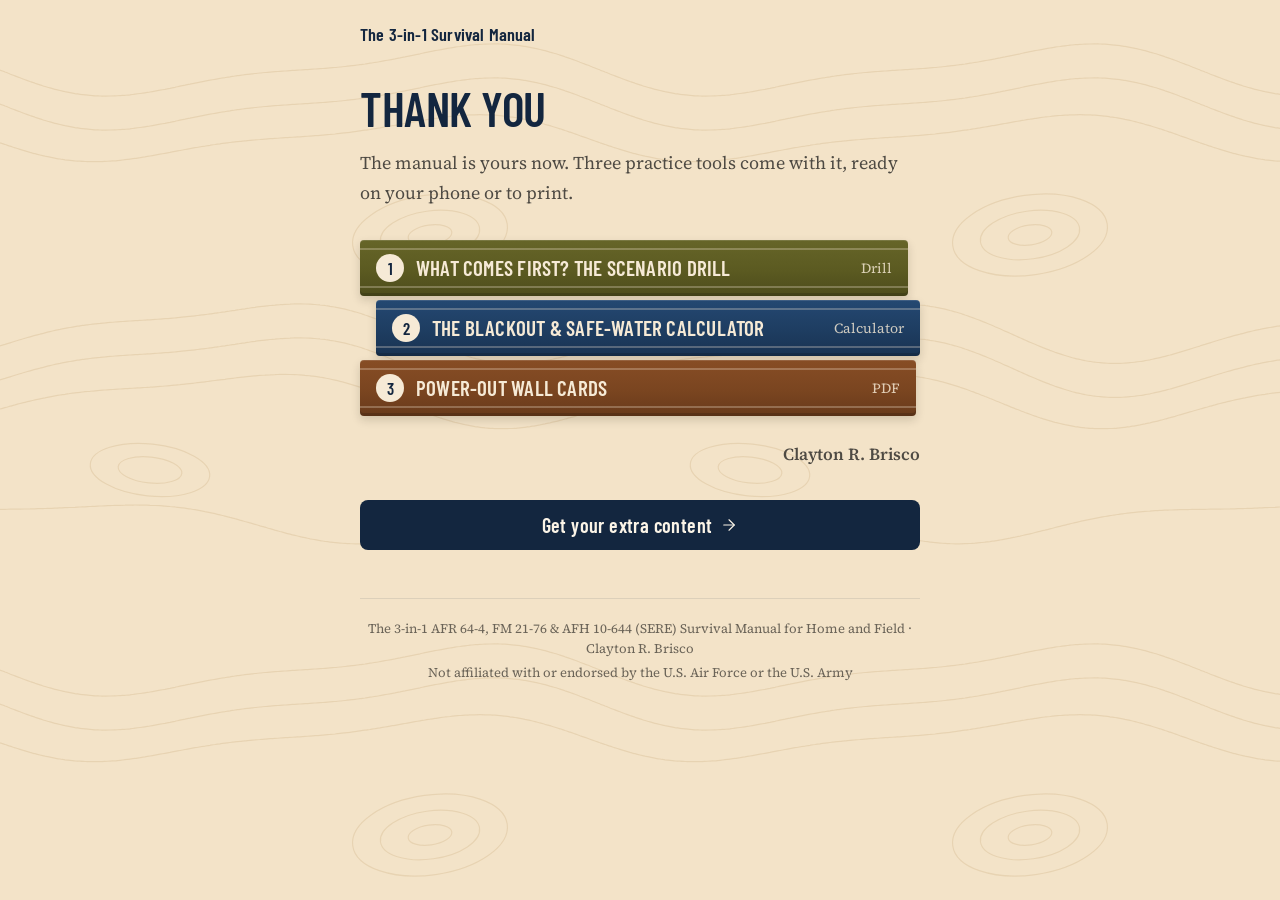
<file: index.html>
<!doctype html><html lang="en"><head><meta charset="utf-8"><meta name="viewport" content="width=device-width, initial-scale=1"><meta name="robots" content="noindex"><title>Clayton R. Brisco · Extra content</title><meta http-equiv="refresh" content="0; url=bonus-sere/"><link rel="canonical" href="https://claytonrbrisco.github.io/bonus-sere/"><style>body{margin:0;font:17px/1.5 system-ui,-apple-system,"Segoe UI",Roboto,Arial,sans-serif;color:#1b1f24;background:#f5f6f8;text-align:center;padding:48px 16px}a{color:#3b4a2a;font-weight:700}</style></head><body><p>Extra content for readers: <a href="bonus-sere/">open it here</a>.</p></body></html>
</file>
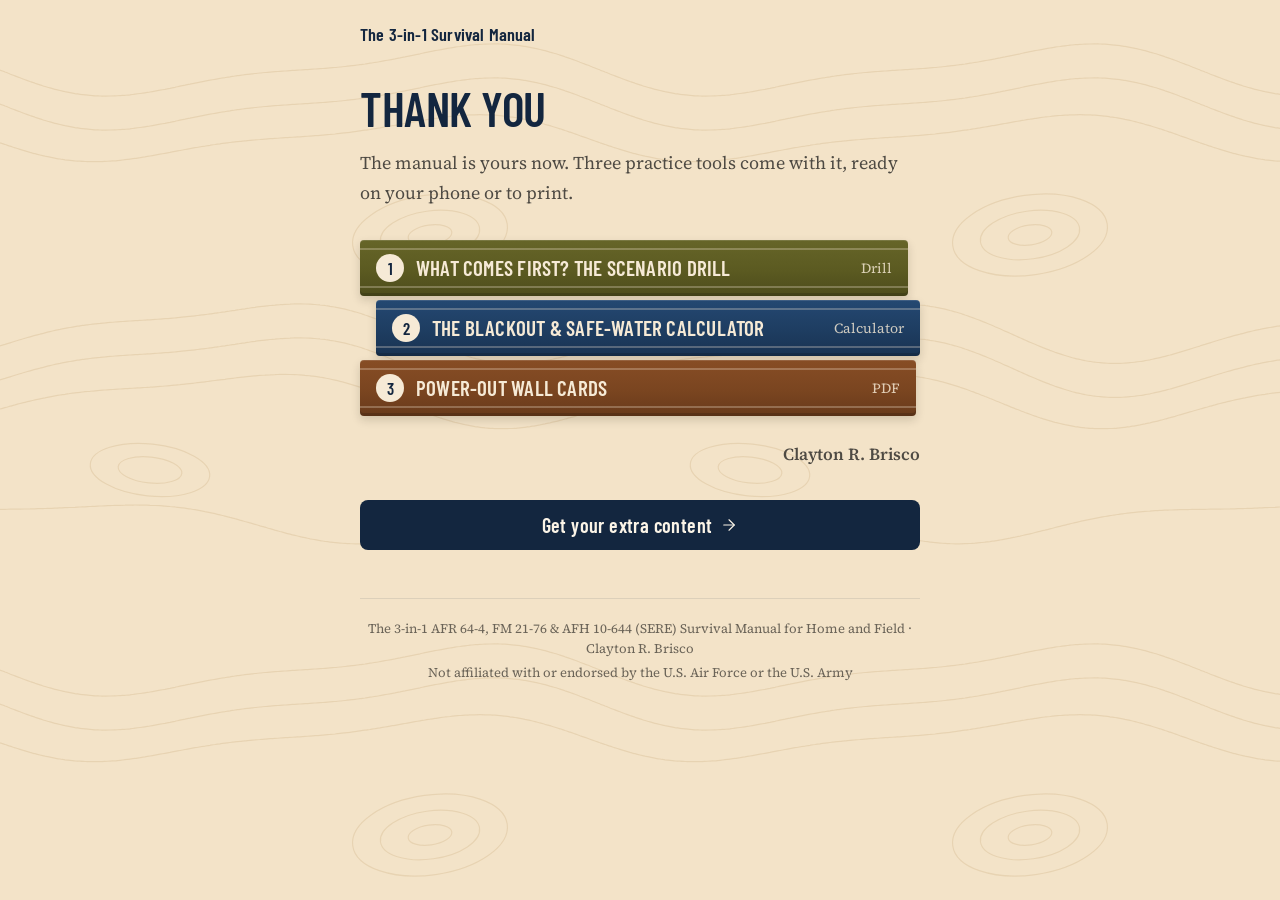
<file: bonus-sere/index.html>
<!doctype html>
<html lang="en">
<head>
<meta charset="utf-8">
<meta name="viewport" content="width=device-width, initial-scale=1">
<meta name="robots" content="noindex">
<meta name="theme-color" content="#f3e3c8">
<title>Thank you | The 3-in-1 Survival Manual</title>
<link rel="stylesheet" href="style.css?v=4">
</head>
<body>
<main class="page">
  <p class="wordmark">The 3-in-1 Survival Manual</p>
  <h1>Thank you</h1>
  <p class="lead">The manual is yours now. Three practice tools come with it, ready on your phone or to print.</p>

  <ol class="spines" aria-label="Your extra content">
    <li class="spine olive"><span class="mark">1</span><span class="name">What Comes First? The Scenario Drill</span><span class="kind">Drill</span></li>
    <li class="spine blue"><span class="mark">2</span><span class="name">The Blackout &amp; Safe-Water Calculator</span><span class="kind">Calculator</span></li>
    <li class="spine brown"><span class="mark">3</span><span class="name">Power-Out Wall Cards</span><span class="kind">PDF</span></li>
  </ol>

  <p class="sign">Clayton R. Brisco</p>

  <a class="btn primary glow" href="recensione.html">Get your extra content <svg viewBox="0 0 24 24" fill="none" stroke="currentColor" stroke-width="1.5" stroke-linecap="round" stroke-linejoin="round" aria-hidden="true"><path d="M5 12h14"/><path d="m12 5 7 7-7 7"/></svg></a>
  <footer>
    <p>The 3-in-1 AFR 64-4, FM 21-76 &amp; AFH 10-644 (SERE) Survival Manual for Home and Field · Clayton R. Brisco</p>
    <p>Not affiliated with or endorsed by the U.S. Air Force or the U.S. Army</p>
  </footer>
</main>
</body>
</html>
</file>
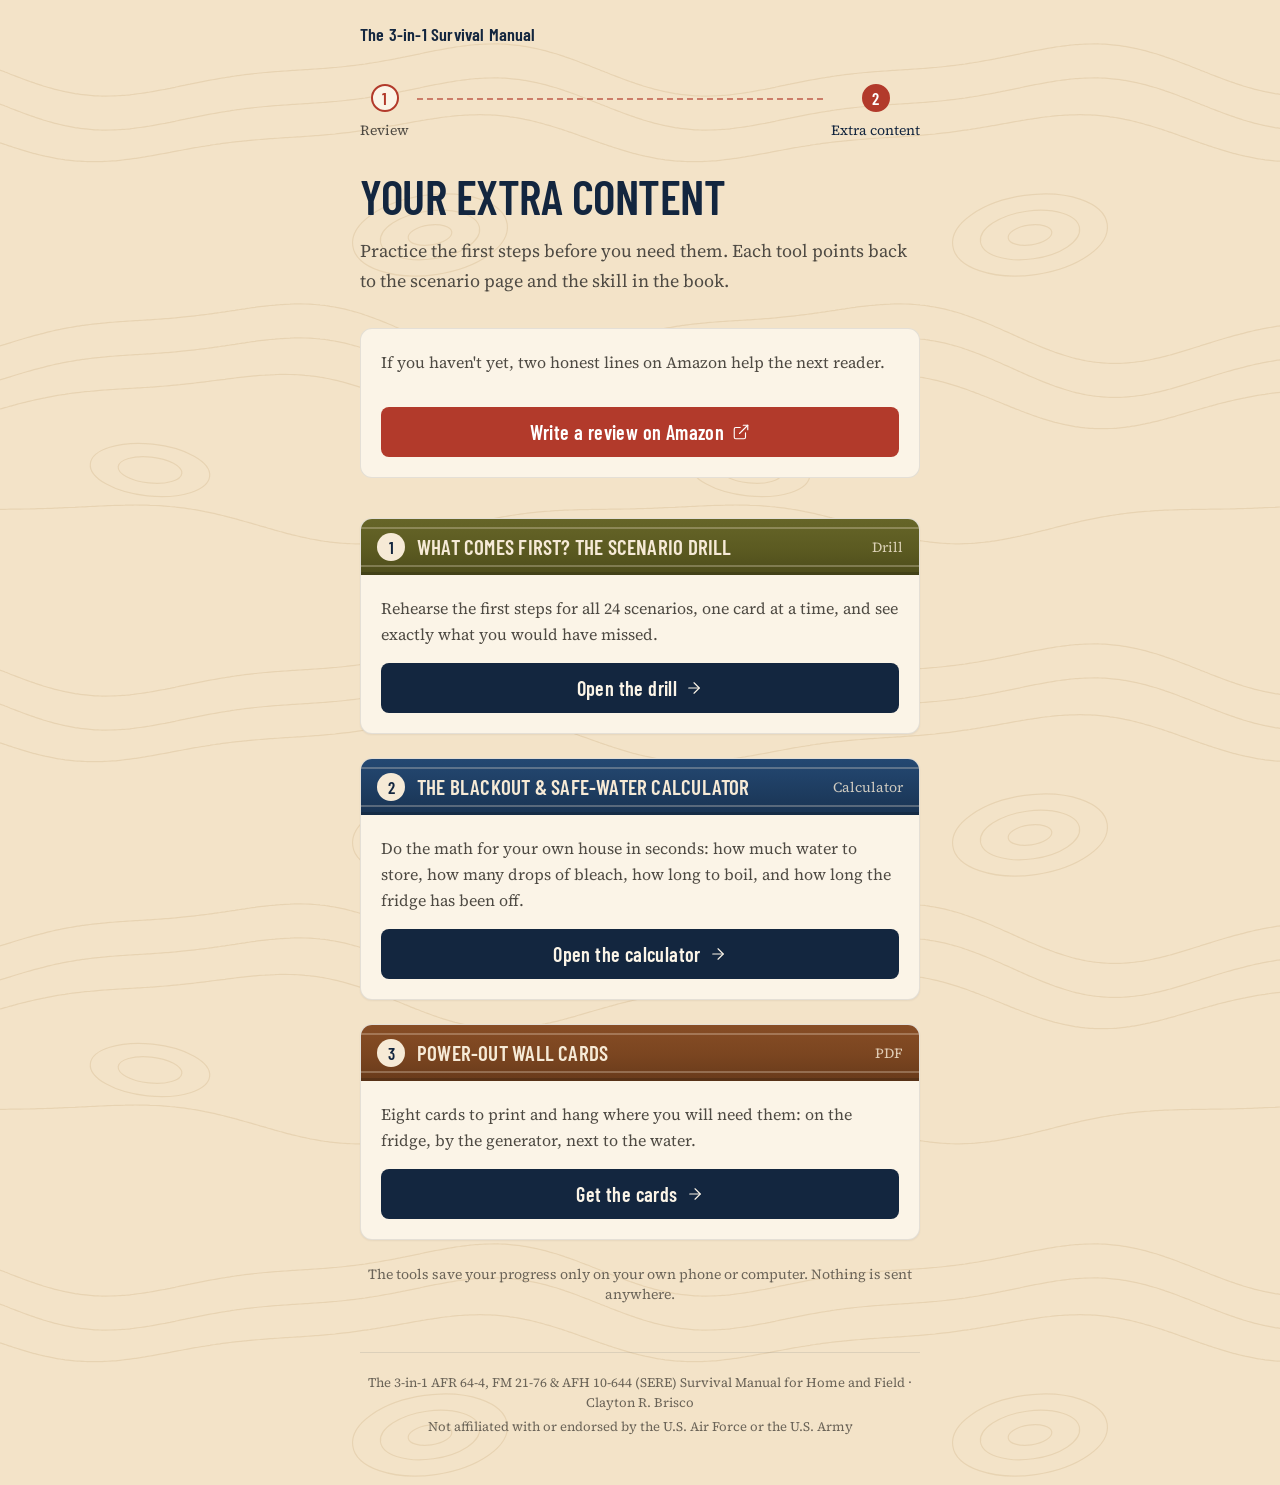
<file: bonus-sere/bonus.html>
<!doctype html>
<html lang="en">
<head>
<meta charset="utf-8">
<meta name="viewport" content="width=device-width, initial-scale=1">
<meta name="robots" content="noindex">
<meta name="theme-color" content="#f3e3c8">
<title>Your extra content | The 3-in-1 Survival Manual</title>
<link rel="stylesheet" href="style.css?v=4">
</head>
<body>
<main class="page">
  <p class="wordmark">The 3-in-1 Survival Manual</p>
  <ol class="route" aria-label="Steps">
    <li><span class="mark">1</span>Review</li>
    <li class="dash" aria-hidden="true"></li>
    <li aria-current="step"><span class="mark">2</span>Extra content</li>
  </ol>
  <h1>Your extra content</h1>
  <p class="lead">Practice the first steps before you need them. Each tool points back to the scenario page and the skill in the book.</p>

  <div class="reminder">
    <p>If you haven't yet, two honest lines on Amazon help the next reader.</p>
    <a class="btn review glow" href="https://www.amazon.com/review/create-review?asin=180797622X" target="_blank" rel="noopener">Write a review on Amazon <svg viewBox="0 0 24 24" fill="none" stroke="currentColor" stroke-width="1.5" stroke-linecap="round" stroke-linejoin="round" aria-hidden="true"><path d="M15 3h6v6"/><path d="M10 14 21 3"/><path d="M18 13v6a2 2 0 0 1-2 2H5a2 2 0 0 1-2-2V8a2 2 0 0 1 2-2h6"/></svg></a>
  </div>

  <ol class="tools">
    <li class="tool">
      <div class="spine olive"><span class="mark">1</span><span class="name">What Comes First? The Scenario Drill</span><span class="kind">Drill</span></div>
      <div class="body">
        <p>Rehearse the first steps for all 24 scenarios, one card at a time, and see exactly what you would have missed.</p>
        <a class="btn primary" href="bonus/13-bonus-1-what-comes-first.html">Open the drill <svg viewBox="0 0 24 24" fill="none" stroke="currentColor" stroke-width="1.5" stroke-linecap="round" stroke-linejoin="round" aria-hidden="true"><path d="M5 12h14"/><path d="m12 5 7 7-7 7"/></svg></a>
      </div>
    </li>
    <li class="tool">
      <div class="spine blue"><span class="mark">2</span><span class="name">The Blackout &amp; Safe-Water Calculator</span><span class="kind">Calculator</span></div>
      <div class="body">
        <p>Do the math for your own house in seconds: how much water to store, how many drops of bleach, how long to boil, and how long the fridge has been off.</p>
        <a class="btn primary" href="bonus/13-bonus-2-blackout-water-calculator.html">Open the calculator <svg viewBox="0 0 24 24" fill="none" stroke="currentColor" stroke-width="1.5" stroke-linecap="round" stroke-linejoin="round" aria-hidden="true"><path d="M5 12h14"/><path d="m12 5 7 7-7 7"/></svg></a>
      </div>
    </li>
    <li class="tool">
      <div class="spine brown"><span class="mark">3</span><span class="name">Power-Out Wall Cards</span><span class="kind">PDF</span></div>
      <div class="body">
        <p>Eight cards to print and hang where you will need them: on the fridge, by the generator, next to the water.</p>
        <a class="btn primary" href="bonus/13-bonus-3-power-out-wall-cards.pdf">Get the cards <svg viewBox="0 0 24 24" fill="none" stroke="currentColor" stroke-width="1.5" stroke-linecap="round" stroke-linejoin="round" aria-hidden="true"><path d="M5 12h14"/><path d="m12 5 7 7-7 7"/></svg></a>
      </div>
    </li>
  </ol>


  <p class="meta" style="margin-top:24px;text-align:center">The tools save your progress only on your own phone or computer. Nothing is sent anywhere.</p>
  <footer>
    <p>The 3-in-1 AFR 64-4, FM 21-76 &amp; AFH 10-644 (SERE) Survival Manual for Home and Field · Clayton R. Brisco</p>
    <p>Not affiliated with or endorsed by the U.S. Air Force or the U.S. Army</p>
  </footer>
</main>
</body>
</html>
</file>
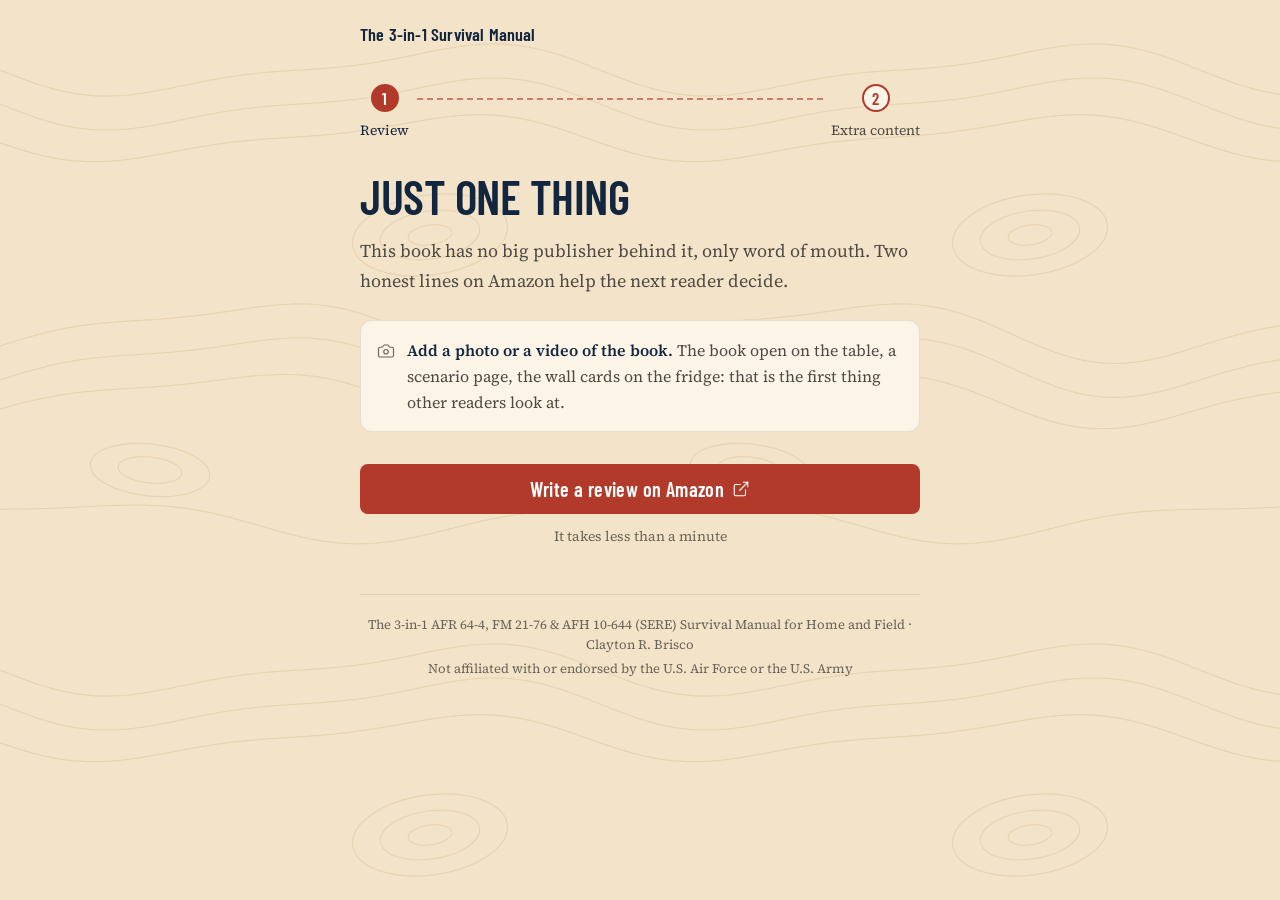
<file: bonus-sere/recensione.html>
<!doctype html>
<html lang="en">
<head>
<meta charset="utf-8">
<meta name="viewport" content="width=device-width, initial-scale=1">
<meta name="robots" content="noindex">
<meta name="theme-color" content="#f3e3c8">
<title>Step 1 | The 3-in-1 Survival Manual</title>
<link rel="stylesheet" href="style.css?v=4">
</head>
<body>
<main class="page">
  <p class="wordmark">The 3-in-1 Survival Manual</p>
  <ol class="route" aria-label="Steps">
    <li aria-current="step"><span class="mark">1</span>Review</li>
    <li class="dash" aria-hidden="true"></li>
    <li><span class="mark">2</span>Extra content</li>
  </ol>
  <h1>Just one thing</h1>
  <p class="lead">This book has no big publisher behind it, only word of mouth. Two honest lines on Amazon help the next reader decide.</p>

  <div class="note">
    <svg viewBox="0 0 24 24" fill="none" stroke="currentColor" stroke-width="1.5" stroke-linecap="round" stroke-linejoin="round" aria-hidden="true"><path d="M14.5 4h-5L7 7H4a2 2 0 0 0-2 2v9a2 2 0 0 0 2 2h16a2 2 0 0 0 2-2V9a2 2 0 0 0-2-2h-3l-2.5-3z"/><circle cx="12" cy="13" r="3"/></svg>
    <p><strong>Add a photo or a video of the book.</strong> The book open on the table, a scenario page, the wall cards on the fridge: that is the first thing other readers look at.</p>
  </div>

  <a class="btn review glow" id="review" href="https://www.amazon.com/review/create-review?asin=180797622X" target="_blank" rel="noopener">Write a review on Amazon <svg viewBox="0 0 24 24" fill="none" stroke="currentColor" stroke-width="1.5" stroke-linecap="round" stroke-linejoin="round" aria-hidden="true"><path d="M15 3h6v6"/><path d="M10 14 21 3"/><path d="M18 13v6a2 2 0 0 1-2 2H5a2 2 0 0 1-2-2V8a2 2 0 0 1 2-2h6"/></svg></a>
  <p class="meta after-note">It takes less than a minute</p>

  <div class="next" id="next" hidden>
    <p class="thanks">Thank you. Your extra content is ready.</p>
    <a class="btn secondary" href="bonus.html">Go to your extra content <svg viewBox="0 0 24 24" fill="none" stroke="currentColor" stroke-width="1.5" stroke-linecap="round" stroke-linejoin="round" aria-hidden="true"><path d="M5 12h14"/><path d="m12 5 7 7-7 7"/></svg></a>
  </div>
  <footer>
    <p>The 3-in-1 AFR 64-4, FM 21-76 &amp; AFH 10-644 (SERE) Survival Manual for Home and Field · Clayton R. Brisco</p>
    <p>Not affiliated with or endorsed by the U.S. Air Force or the U.S. Army</p>
  </footer>
</main>
<script>
document.getElementById('review').addEventListener('click',function(){
  var n=document.getElementById('next');
  setTimeout(function(){n.hidden=false;requestAnimationFrame(function(){requestAnimationFrame(function(){n.classList.add('shown');});});},1200);
});
</script>
</body>
</html>
</file>
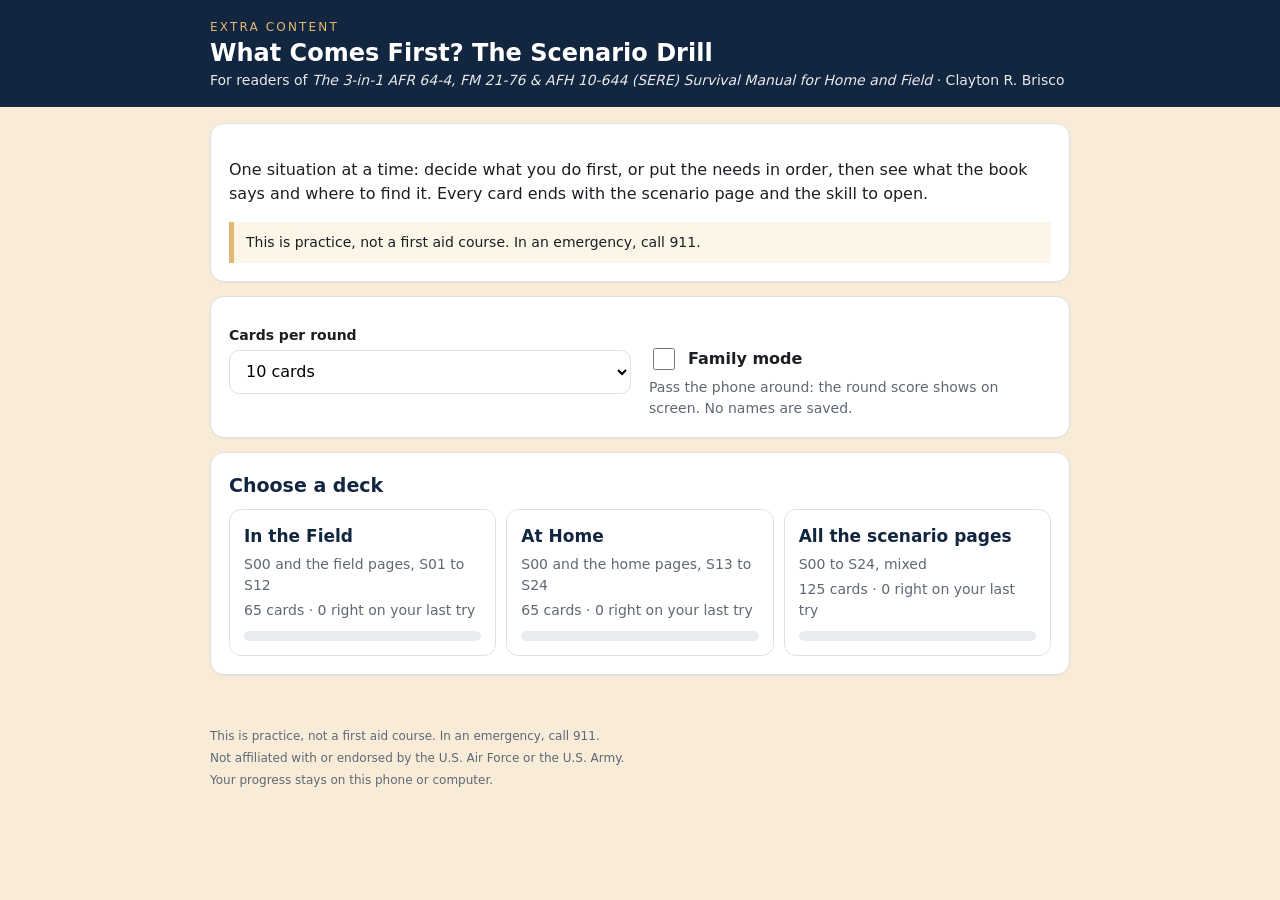
<file: bonus-sere/bonus/13-bonus-1-what-comes-first.html>
<!doctype html>
<html lang="en"><head><meta charset="utf-8"><meta name="viewport" content="width=device-width, initial-scale=1">
<title>App</title>
<style>
:root { --acc: #1f3a5f; --sec: #e9b949; --ok: #1e7d4f; --ko: #b3261e; --bg: #f8ecd8; --card: #ffffff;
  --ink: #1b1f24; --muted: #5f6873; --line: #dde1e6; --r: 14px; }
* { box-sizing: border-box; }
html, body { margin: 0; padding: 0; }
body { background: var(--bg); color: var(--ink); font: 16px/1.5 system-ui, -apple-system, "Segoe UI", Roboto, Arial, sans-serif;
  -webkit-text-size-adjust: 100%; }
header.app { background: var(--acc); color: #fff; padding: 18px 16px 16px; }
header.app .in, main .in, footer.app .in { max-width: 860px; margin: 0 auto; }
header.app .et { font-size: 12px; letter-spacing: .18em; text-transform: uppercase; color: var(--sec); }
header.app h1 { margin: 4px 0 2px; font-size: 24px; line-height: 1.15; }
header.app .sub { opacity: .9; font-size: 14px; }
main { padding: 16px; }
.card { background: var(--card); border: 1px solid var(--line); border-radius: var(--r); padding: 18px; margin: 0 0 14px;
  box-shadow: 0 1px 2px rgba(0,0,0,.04); }
h2 { font-size: 19px; margin: 0 0 10px; color: var(--acc); }
h3 { font-size: 16px; margin: 14px 0 6px; }
.muted { color: var(--muted); font-size: 14px; }
.row { display: flex; gap: 10px; flex-wrap: wrap; align-items: center; }
.grow { flex: 1 1 auto; }
button, .btn { font: inherit; border: 0; border-radius: 10px; padding: 11px 16px; cursor: pointer; background: var(--acc);
  color: #fff; font-weight: 600; min-height: 44px; }
button.sec, .btn.sec { background: #e8ecf1; color: var(--ink); }
button.ghost { background: transparent; color: var(--acc); border: 1px solid var(--line); }
button:disabled { opacity: .45; cursor: not-allowed; }
button:focus-visible, input:focus-visible, select:focus-visible { outline: 3px solid var(--sec); outline-offset: 2px; }
input[type=text], input[type=number], input[type=date], select, textarea { font: inherit; padding: 10px 12px;
  border: 1px solid var(--line); border-radius: 10px; background: #fff; min-height: 44px; width: 100%; }
label.lab { display: block; font-weight: 600; margin: 10px 0 4px; font-size: 14px; }
.pill { display: inline-block; padding: 3px 10px; border-radius: 999px; background: #eef2f7; color: var(--acc);
  font-size: 12px; font-weight: 600; }
.bar { height: 10px; background: #e8ecf1; border-radius: 999px; overflow: hidden; }
.bar > span { display: block; height: 100%; background: var(--ok); width: 0; transition: width .3s; }
.ok { color: var(--ok); } .ko { color: var(--ko); }
table.t { width: 100%; border-collapse: collapse; font-size: 14px; }
table.t th { text-align: left; background: #eef2f7; padding: 8px; }
table.t td { padding: 8px; border-bottom: 1px solid var(--line); vertical-align: top; }
footer.app { padding: 18px 16px 30px; color: var(--muted); font-size: 12px; }
footer.app p { margin: 4px 0; }
.nascosto { display: none !important; }
.modale { position: fixed; inset: 0; background: rgba(10,15,25,.55); display: flex; align-items: center;
  justify-content: center; padding: 16px; z-index: 50; }
.modale .card { max-width: 440px; width: 100%; }
#porta { min-height: 60vh; display: flex; align-items: center; justify-content: center; }
#porta .card { max-width: 420px; width: 100%; }
@media (max-width: 520px) { header.app h1 { font-size: 21px; } main { padding: 12px; } .card { padding: 14px; } }
@media print { header.app, footer.app, button { display: none !important; } body { background: #fff; } .card { border: 0; box-shadow: none; } }

.pratica { margin: 10px 0 0; padding: 10px 12px; border-left: 5px solid var(--sec); background: #fbf6e8; font-size: 14px; }
.mazzi { display: grid; gap: 10px; grid-template-columns: repeat(auto-fit, minmax(230px, 1fr)); }
.mazzo { display: flex; flex-direction: column; gap: 4px; align-items: stretch; text-align: left; background: #fff; color: var(--ink);
  border: 1px solid var(--line); border-radius: 12px; padding: 14px; font-weight: 400; }
.mazzo strong { font-size: 17px; color: var(--acc); }
.mazzo .bar { margin-top: 6px; }
.mazzo.ripasso { border-color: var(--sec); background: #fffaf0; }
.campi { display: grid; gap: 10px 18px; grid-template-columns: repeat(auto-fit, minmax(230px, 1fr)); align-items: start; }
.spunta label { font-weight: 600; margin-top: 30px; } .spunta input { width: 22px; height: 22px; min-height: 0; }
.spunta p { margin: 4px 0 0; }
.pill.sec { background: #f3ecd8; color: #5a4a14; }
.punti { margin: 4px 0 0; min-height: 1.2em; }
.situazione { font-size: 18px; margin: 14px 0 6px; }
.domanda { font-size: 20px; font-weight: 700; color: var(--acc); margin: 0 0 12px; }
.opzioni { display: grid; gap: 10px; }
.opz { text-align: left; background: #fff; color: var(--ink); border: 2px solid var(--line); font-weight: 500; padding: 13px 14px; }
.opz:not(:disabled):hover { border-color: var(--acc); }
.opz.giusta, .scelti li.giusta { border-color: var(--ok); background: #e9f5ee; opacity: 1; }
.opz.sbagliata, .scelti li.sbagliata { border-color: var(--ko); background: #fbecea; opacity: 1; }
.opz:disabled { cursor: default; }
.scelti { margin: 6px 0 10px; padding-left: 0; list-style: none; counter-reset: n; min-height: 10px; }
.scelti li { counter-increment: n; border: 2px solid var(--line); border-radius: 10px; padding: 9px 12px; margin: 6px 0; background: #f6f8f4; }
.scelti li::before { content: counter(n) ". "; font-weight: 700; color: var(--acc); }
.pezzi { display: flex; flex-wrap: wrap; gap: 8px; margin-bottom: 12px; }
.pezzo { font-weight: 600; }
.esito { margin-top: 14px; padding-top: 12px; border-top: 1px solid var(--line); }
.verdetto { font-size: 20px; font-weight: 800; margin: 0 0 6px; }
.rimando { font-size: 14px; color: var(--acc); font-weight: 600; }
.medica { font-size: 14px; padding: 8px 10px; background: #fbf6e8; border-left: 4px solid var(--sec); }
.grande { font-size: 42px; font-weight: 800; color: var(--acc); margin: 4px 0; }

</style></head>
<body>
<header class="app"><div class="in"><div class="et"></div><h1></h1><div class="sub"></div></div></header>
<main><div class="in">
<section id="inizio">
  <div class="card">
    <p id="t_intro"></p>
    <p class="pratica" id="t_pratica"></p>
  </div>
  <div class="card">
    <div class="campi">
      <div><label class="lab" for="quante" id="t_quante"></label>
        <select id="quante"><option value="10" id="t_q10"></option><option value="25" id="t_q25"></option><option value="0" id="t_qtutte"></option></select></div>
      <div class="spunta"><label class="row"><input type="checkbox" id="famiglia"> <span id="t_famiglia"></span></label>
        <p class="muted" id="t_famiglia_aiuto"></p></div>
    </div>
  </div>
  <div class="card">
    <h2 id="t_scegli"></h2>
    <div class="mazzi" id="mazzi"></div>
  </div>
</section>

<section id="giro" class="nascosto">
  <div class="card">
    <div class="row"><span class="pill" id="g_mazzo"></span><span class="pill sec" id="g_scenario"></span><span class="grow"></span><span class="muted" id="g_conto"></span></div>
    <div class="bar" style="margin:10px 0 2px"><span id="g_bar"></span></div>
    <p class="muted punti" id="g_punti"></p>
    <div id="carta" data-id="">
      <p class="situazione" id="c_situazione"></p>
      <p class="domanda" id="c_domanda"></p>
      <div id="opzioni" class="opzioni"></div>
      <div id="ordine" class="nascosto">
        <p class="muted" id="t_tocca"></p>
        <ol id="scelti" class="scelti"></ol>
        <div id="pezzi" class="pezzi"></div>
        <div class="row"><button class="ghost" id="annulla_uno"></button><button id="controlla" disabled></button></div>
      </div>
    </div>
    <div id="esito" class="esito nascosto">
      <p class="verdetto" id="e_verdetto"></p>
      <p id="e_giusta"></p>
      <p id="e_spiega"></p>
      <p class="rimando" id="e_rimando"></p>
      <p class="medica nascosto" id="e_medica"></p>
      <div class="row"><button id="avanti"></button></div>
    </div>
    <div class="row" style="margin-top:12px"><button class="ghost" id="esci"></button></div>
  </div>
</section>

<section id="fine" class="nascosto">
  <div class="card">
    <h2 id="t_fine"></h2>
    <p class="grande" id="f_punti"></p>
    <p id="f_dett"></p>
    <div class="row"><button id="ancora"></button><button class="sec" id="passa"></button><button class="ghost" id="torna"></button></div>
  </div>
</section>

</div></main>
<footer class="app"><div class="in"></div></footer>
<script>
const CONFIG = {"titolo": "What Comes First? The Scenario Drill", "avvertenza": "This is practice, not a first aid course. In an emergency, call 911.", "non_affiliato": "Not affiliated with or endorsed by the U.S. Air Force or the U.S. Army.", "testi": {"etichetta": "Extra content", "per_lettori": "For readers of", "memoria": "Your progress stays on this phone or computer.", "codice_titolo": "Enter your access code", "codice_dove": "Your access code is printed in the book, at the end of Chapter 10.", "codice_etichetta": "Access code", "codice_errato": "This code doesn’t match. Check it in the book and try again.", "codice_apri": "Open", "intro": "One situation at a time: decide what you do first, or put the needs in order, then see what the book says and where to find it. Every card ends with the scenario page and the skill to open.", "pratica": "This is practice, not a first aid course. In an emergency, call 911.", "scegli": "Choose a deck", "m_campo": "In the Field", "m_campo_desc": "S00 and the field pages, S01 to S12", "m_casa": "At Home", "m_casa_desc": "S00 and the home pages, S13 to S24", "tutte": "All the scenario pages", "tutte_desc": "S00 to S24, mixed", "da_ripassare": "The ones I missed", "da_ripassare_desc": "Only the cards you got wrong the last time", "carte": "cards", "giuste_ultima": "right on your last try", "quante": "Cards per round", "q10": "10 cards", "q25": "25 cards", "qtutte": "The whole deck", "famiglia": "Family mode", "famiglia_aiuto": "Pass the phone around: the round score shows on screen. No names are saved.", "s00": "Before Any Scenario", "scenario": "Scenario", "punti_giro": "This round", "tocca": "Tap the needs in the order you would deal with them.", "annulla_uno": "Undo", "controlla": "Check my order", "giusto": "Right.", "sbagliato": "Not this time.", "ordine_giusto": "The order for this ground", "prima": "The right answer", "nel_libro": "In the book", "medica": "This is practice, not a first aid course. In an emergency, call 911.", "avanti": "Next card", "esci": "Back to the decks", "fine": "Round complete", "fine_sbagliate": "Cards to go over again", "fine_nessuna": "No cards to go over again.", "ancora": "Another round", "passa": "Pass the phone: next player", "torna": "Back to the decks"}, "id": "the-3-in-1-afr-64-4-fm-2-b1", "lingua": "en", "libro": "The 3-in-1 AFR 64-4, FM 21-76 & AFH 10-644 (SERE) Survival Manual for Home and Field", "autore": "Clayton R. Brisco", "colori": {"accento": "#13263f", "secondo": "#e3b873"}, "codice_impronta": ""};
const DATI = {"carte": [{"id": "b00-01-001", "area": "Before Any Scenario", "scenario": "S00", "tipo": "scelta", "domanda": "The power has been out since supper, and the carbon monoxide alarm in the hall starts to sound. Upstairs, someone says they have a headache and feel dizzy.\n\nWhat do you do first?", "opzioni": ["Get everyone outside to fresh air, then call 911", "Open the book to S15 and read the first steps", "Sit the dizzy one down and check their breathing", "Open the windows wide and look for the source"], "giusta": 0, "spiegazione": "Step zero on S00 is plain: a carbon monoxide alarm, or headache, dizziness or nausea that could be carbon monoxide, means everyone outside to fresh air, call 911, then S15; opening windows, checking on someone or reading the page all keep people breathing the same air. Only once everyone is outside come the threats to life: bleeding, breathing, shock.", "rimando": "Before Any Scenario (S00) · Skill 7.4-5", "medica": true}, {"id": "b00-01-002", "area": "Before Any Scenario", "scenario": "S00", "tipo": "scelta", "domanda": "It has rained all night on your two-story house, and water is now coming in under the back door. The street outside is already covered with moving water.\n\nWhat do you do first?", "opzioni": ["Block the back door with towels and sandbags", "Take everyone into the attic and shut the hatch", "Drive the family out before the street gets worse", "Take everyone up to the higher floor"], "giusta": 3, "spiegazione": "S00 says rising water means higher ground or a higher floor, never a closed attic, and never walk, swim or drive into floodwater, so the attic hatch and the car are the two traps here. Once you are up and out of the water’s reach come the threats to life: bleeding, breathing, shock.", "rimando": "Before Any Scenario (S00) · Skill 9.4-4 · Skill 12.3-4", "medica": true}, {"id": "b00-01-003", "area": "Before Any Scenario", "scenario": "S00", "tipo": "scelta", "domanda": "Your phone and the radio both sound a tornado warning for your area. Your sturdy one-story house has no basement and no safe room.\n\nWhat do you do first?", "opzioni": ["Pack water, flashlights and the radio in a bag", "Open a few windows so the pressure can even out", "Go to a small interior room, away from windows", "Step outside to see which way it is moving"], "giusta": 2, "spiegazione": "For a tornado warning, S00 sends you to a safe room or storm shelter, or a small interior room on the lowest floor of a sturdy building, away from windows: this time safety means the middle of the house, not the yard or the glass. Once you are in that room come the threats to life: bleeding, breathing, shock.", "rimando": "Before Any Scenario (S00) · Skill 12.1-5", "medica": true}, {"id": "b00-01-004", "area": "Before Any Scenario", "scenario": "S00", "tipo": "scelta", "domanda": "You are in the kitchen after supper when the floor starts to roll and plates slide off the shelf. The shaking keeps going.\n\nWhat do you do first?", "opzioni": ["Stand in the kitchen doorway and brace yourself", "Drop, Cover, and Hold On until it stops", "Run out the back door before anything falls", "Hurry to the next room to check on the kids"], "giusta": 1, "spiegazione": "S00 says shaking means Drop, Cover, and Hold On until it stops, and 12.5-4 warns against running outside or into a doorway while it shakes; crossing the house now is the danger. When the shaking stops come the threats to life: bleeding, breathing, shock.", "rimando": "Before Any Scenario (S00) · Skill 12.5-4", "medica": true}, {"id": "b00-01-005", "area": "Before Any Scenario", "scenario": "S00", "tipo": "scelta", "domanda": "Your county sends a phone alert: an evacuation order for your neighborhood, starting now. The sky over your street still looks calm.\n\nWhat do you do first?", "opzioni": ["Tape a note for the family inside the front door", "Watch the news a while to see how bad it gets", "Leave now, the way officials tell you to", "Hold the big decision until the first shock passes"], "giusta": 2, "spiegazione": "S00 says that when officials say leave, or stay inside, you do it now; 3.1-2 makes an official order the one thing you don’t put off, and 9.4-4 says to leave a note only if there’s time. Once you are on your way come the threats to life: bleeding, breathing, shock.", "rimando": "Before Any Scenario (S00) · Skill 3.1-2", "medica": true}, {"id": "fld-01-001", "area": "In the Field", "scenario": "S01", "tipo": "scelta", "domanda": "You took a side path on a day hike, and now the trail is gone. Nobody is hurt, and there are hours of daylight left.\n\nWhat do you do first?", "opzioni": ["Head downhill and follow the first stream", "Climb the nearest ridge to try to spot the trail", "Walk back the way you think you came in", "Stay where you are instead of looking for the trail"], "giusta": 3, "spiegazione": "S01’s step zero: “Stay where you are, unless staying puts your life in immediate danger.” Setting off to find the trail feels useful, but moving makes you harder to find.", "rimando": "Scenario S01 · Skill 10.1-1", "medica": false}, {"id": "fld-01-002", "area": "In the Field", "scenario": "S01", "tipo": "scelta", "domanda": "You’re lost, nobody is hurt, and you’ve decided to stay put. Your phone shows one bar, but a voice call won’t go through.\n\nWhat do you do first?", "opzioni": ["Switch on your personal locator beacon right away", "Text 911, and say where you are first", "Walk uphill until you find a stronger signal", "Turn the phone off and save it for later"], "giusta": 1, "spiegazione": "S01, step 3: with no voice call, text 911 where it works, and “say where you are first.” The beacon is “only in grave and imminent danger,” and walking off for a signal breaks the stay-put rule.", "rimando": "Scenario S01 · Skill 4.1-2", "medica": false}, {"id": "fld-01-003", "area": "In the Field", "scenario": "S01", "tipo": "scelta", "domanda": "It’s mid-afternoon in late October, you’re lost, and you’ve sent your text. The air is already cooling.\n\nWhat comes next?", "opzioni": ["Start your shelter now, with what’s already there", "Go look for something to eat while it’s light", "Lay out your signals first, then think about shelter", "Wait until dusk to see whether anyone comes"], "giusta": 0, "spiegazione": "S01, step 4: “Start on shelter early: late afternoon leaves poor materials and little time.” On this ground signals come after shelter and water, and food comes last.", "rimando": "Scenario S01 · Skill 6.1-4", "medica": false}, {"id": "fld-01-004", "area": "In the Field", "scenario": "S01", "tipo": "ordine", "domanda": "You’re lost in the woods on a cool fall afternoon, and nobody is hurt. Nobody will miss you until tonight.\n\nAfter step zero, put these needs in order for this ground.", "opzioni": ["First aid → Shelter and warmth → Water → Signals → Food", "First aid → Signals → Shelter and warmth → Water → Food", "First aid → Water → Shelter and warmth → Signals → Food", "Shelter and warmth → First aid → Water → Signals → Food"], "giusta": 0, "spiegazione": "S01’s order on a cool day: “First aid · shelter and warmth · water · signals · food last.” First aid always leads; putting water ahead of shelter fits the heat, not a cool fall evening.", "rimando": "Scenario S01 · Skill 6.1-4", "medica": false}, {"id": "fld-01-005", "area": "In the Field", "scenario": "S01", "tipo": "scelta", "domanda": "You’re lost in open, dry country on a hot July afternoon. Nobody is hurt, and you have two bottles of water.\n\nAfter first aid, which need do you put first?", "opzioni": ["Shelter and warmth", "Signals in threes", "A fire for the night", "Water and shade"], "giusta": 3, "spiegazione": "S01: “In the heat, water and shade come first.” On a cool day shelter and warmth would lead: the needs stay the same, but the order follows the ground.", "rimando": "Scenario S01 · Skill 8.1-2", "medica": false}, {"id": "fld-01-006", "area": "In the Field", "scenario": "S02", "tipo": "scelta", "domanda": "The sun is setting, and you’re still two hours from the trailhead. You have a headlamp, and you’re tempted to push on.\n\nWhat do you do first?", "opzioni": ["Jog the easy stretch before it gets fully dark", "Keep walking by headlamp while you still have energy", "Stop here; don’t walk on into the dark", "Follow the stream downhill toward the road"], "giusta": 2, "spiegazione": "S02’s step zero: “Don’t walk on into the dark.” A headlamp feels like enough, but 10.1-3 says to stop early, with daylight left for shelter.", "rimando": "Scenario S02 · Skill 10.1-3", "medica": false}, {"id": "fld-01-007", "area": "In the Field", "scenario": "S02", "tipo": "scelta", "domanda": "You’ve stopped for the night in a pine forest. The flattest spot nearby is a dry, sandy streambed under a big dead tree.\n\nWhere do you camp?", "opzioni": ["Right against the dead tree, out of the wind", "Clear of the streambed and the dead tree", "In the streambed, but well away from the tree", "In the streambed, where the sand is soft and flat"], "giusta": 1, "spiegazione": "S02’s step zero: camp clear of dead trees and branches and of dry streambeds. Flat sand is the trap: 6.1-2 says to avoid a dry streambed “however flat and sandy.”", "rimando": "Scenario S02 · Skill 6.1-2", "medica": false}, {"id": "fld-01-008", "area": "In the Field", "scenario": "S02", "tipo": "scelta", "domanda": "You’ve picked a safe spot with an hour of light left, and you carry a tarp. The wind and rain are coming from one side only.\n\nWhat do you do first?", "opzioni": ["Fill and treat your water while you can still see", "Pitch a lean-to with its back to the wind", "Lay a signal fire out in the open first", "Light a small fire before you build anything else"], "giusta": 1, "spiegazione": "S02, steps 1 and 2: “Start your shelter now, while there is light,” and with a tarp, a lean-to when wind and rain come from one side. Fire, water and signals all come later in the steps.", "rimando": "Scenario S02 · Skill 6.2-2", "medica": false}, {"id": "fld-01-009", "area": "In the Field", "scenario": "S02", "tipo": "scelta", "domanda": "Your lean-to is up, and the ground under it is cold and damp. You have no pad, but fir boughs and dry leaves are all around.\n\nWhat comes next?", "opzioni": ["Build a bough bed at least 12 inches thick", "Skip the bed and sit up by a fire all night", "Light a small fire right under the tarp’s edge", "Spread a thin layer of leaves and save your energy"], "giusta": 0, "spiegazione": "S02, step 3: “Insulation under you first. A bed of boughs or leaves: at least 12 inches thick, because it flattens.” A thin layer packs flat, and a flame never goes under the tarp.", "rimando": "Scenario S02 · Skill 6.3-1", "medica": false}, {"id": "fld-01-010", "area": "In the Field", "scenario": "S02", "tipo": "ordine", "domanda": "Night is coming on in the mountains, and the forecast says near freezing. Nobody is hurt, and you have a lighter and a tarp.\n\nAfter step zero, put these needs in order for this ground.", "opzioni": ["First aid → Water → Warmth: shelter, bed, fire → Signals → Food", "Warmth: shelter, bed, fire → First aid → Water → Signals → Food", "First aid → Signals → Warmth: shelter, bed, fire → Water → Food", "First aid → Warmth: shelter, bed, fire → Water → Signals → Food"], "giusta": 3, "spiegazione": "S02’s order: “First aid · warmth: shelter, bed, fire · water · signals · food last.” First aid stays on top even when nobody seems hurt; on a cold night warmth comes next, ahead of water.", "rimando": "Scenario S02 · Skill 6.2-1", "medica": false}, {"id": "fld-01-011", "area": "In the Field", "scenario": "S03", "tipo": "scelta", "domanda": "A cold rain has soaked your friend on an exposed ridge, and a hard wind is blowing. He’s shivering, and his hands fumble with his zipper.\n\nWhat do you do first?", "opzioni": ["Give him a hot drink from your thermos", "Have him jog in place until he warms up", "Get him out of the wind and the wet", "Build a fire right there on the open ridge"], "giusta": 2, "spiegazione": "S03’s step zero: “Get out of the wind and the wet.” A warm drink comes later, and 4.3-2 says to let a cold person do as little as possible.", "rimando": "Scenario S03 · Skill 4.3-2", "medica": true}, {"id": "fld-01-012", "area": "In the Field", "scenario": "S03", "tipo": "scelta", "domanda": "You’ve got your hiking partner under a rock overhang, out of the rain. Now she’s slurring her words and seems drowsy.\n\nWhat do you do first?", "opzioni": ["Let her sleep; rest will bring her around", "Hurry her down the trail to the car", "Call 911, and keep warming her", "Wait to see if she starts to improve"], "giusta": 2, "spiegazione": "S03’s step zero: “Confusion, slurred speech or drowsiness: call 911, and keep warming them.” 4.3-1 calls these signs serious, so waiting for her to improve is the wrong call.", "rimando": "Scenario S03 · Skill 4.3-1", "medica": true}, {"id": "fld-01-013", "area": "In the Field", "scenario": "S03", "tipo": "scelta", "domanda": "An hour ago your friend was shivering hard, soaked and cold. Now the shivering has stopped, he’s still cold, and he says he’s fine.\n\nWhat do you do now?", "opzioni": ["Keep rewarming him; this is not a good sign", "Let him pack up and hike out now", "Take it as a sign he has warmed up", "Stop rewarming and let him rest"], "giusta": 0, "spiegazione": "S03’s step zero: “Shivering that stops while they are still cold: don’t take it as a good sign.” Stopping the rewarming or hiking out now treats a warning as good news.", "rimando": "Scenario S03 · Skill 4.3-1", "medica": true}, {"id": "fld-01-014", "area": "In the Field", "scenario": "S03", "tipo": "scelta", "domanda": "Your shivering partner is in dry layers inside your small tent. You want to warm the tent with your camp stove.\n\nWhat do you do?", "opzioni": ["Run it for just ten minutes at a time", "Never run the camp stove inside the tent", "Run the stove with the tent door cracked open", "Set the stove just inside the doorway"], "giusta": 1, "spiegazione": "The carbon monoxide note on S03: “Never run a generator, grill or camp stove inside a home, garage, tent or vehicle.” You cannot see or smell it, so a cracked door or a short burn doesn’t make it safe.", "rimando": "Scenario S03 · Skill 7.4-1", "medica": true}, {"id": "fld-01-015", "area": "In the Field", "scenario": "S03", "tipo": "ordine", "domanda": "You’re soaked, cold and shivering at dusk, miles from the car. You have dry layers in your pack and a way to make fire.\n\nAfter step zero, put these needs in order for this ground.", "opzioni": ["First aid for the cold → Water → Shelter and fire → Food", "Shelter and fire → First aid for the cold → Water → Food", "Water → First aid for the cold → Shelter and fire → Food", "First aid for the cold → Shelter and fire → Water → Food"], "giusta": 3, "spiegazione": "S03’s order: “First aid for the cold · shelter and fire · water · food last.” Dry layers and insulation come before you build, and water waits until shelter and fire are going.", "rimando": "Scenario S03 · Skill 4.3-2", "medica": true}, {"id": "fld-01-016", "area": "In the Field", "scenario": "S04", "tipo": "scelta", "domanda": "On a forest road after a storm, a hiker lies still beside a downed power line. You can’t tell whether the line is live.\n\nWhat do you do first?", "opzioni": ["Drag him clear of the line by his boots", "Run to him and check whether he’s breathing", "Stay 20 feet away and call 911 from there", "Push the line away from him with a dry stick"], "giusta": 2, "spiegazione": "S04’s step zero: “Make the scene safe before you touch them… If you can’t, stay out.” 4.1-1 says to stay 20 feet from a downed line and call 911 from a safe place.", "rimando": "Scenario S04 · Skill 4.1-1", "medica": true}, {"id": "fld-01-017", "area": "In the Field", "scenario": "S04", "tipo": "scelta", "domanda": "Your friend broke his leg on a remote trail; he’s awake, breathing normally and not bleeding. Your phone shows no voice signal.\n\nWhat do you do first?", "opzioni": ["Text 911 where it works, and keep trying", "Carry him between you toward the trailhead", "Send the two fittest hikers out for help", "Splint the leg before you do anything else"], "giusta": 0, "spiegazione": "S04, step 1: “Call 911. No voice call: text it where it works… Keep trying.” Sending two people out comes only when there is no way to call and nobody knows where you are.", "rimando": "Scenario S04 · Skill 4.1-2", "medica": true}, {"id": "fld-01-018", "area": "In the Field", "scenario": "S04", "tipo": "scelta", "domanda": "After a bad fall, your friend is pale, cold and clammy, with a fast, weak pulse. He begs you for a drink of water.\n\nWhat do you do?", "opzioni": ["Sit him up so he can drink", "Give him small sips of water", "Give him a sports drink, slowly", "Give him nothing to eat or drink"], "giusta": 3, "spiegazione": "S04, step 3: shock means “nothing to eat or drink, even for thirst.” The old manuals gave sips of water; MedlinePlus, which the book follows, advises nothing by mouth.", "rimando": "Scenario S04 · Skill 4.1-12", "medica": true}, {"id": "fld-01-019", "area": "In the Field", "scenario": "S04", "tipo": "scelta", "domanda": "Your partner fell from a ledge onto cold, rocky ground and says his neck hurts. The spot is safe, and help has been called.\n\nWhat do you do first?", "opzioni": ["Help him over to a flatter, softer spot", "Hold his head and neck still, as found", "Sit him up so he can breathe more easily", "Roll him onto your pad, off the cold ground"], "giusta": 1, "spiegazione": "S04, step 2: if the neck or back may be hurt, “hold the head and neck still, as found.” Something goes under him only without moving the head or neck.", "rimando": "Scenario S04 · Skill 4.2-9", "medica": true}, {"id": "fld-01-020", "area": "In the Field", "scenario": "S04", "tipo": "ordine", "domanda": "Your friend is badly hurt on a remote trail, and the evening is turning cold. You’ve texted 911, but no reply has come.\n\nAfter step zero, put these needs in order for this ground.", "opzioni": ["Signals → Threats to life → Warmth: cover and insulation → Food", "Warmth: cover and insulation → Threats to life → Signals → Food", "Threats to life → Warmth: cover and insulation → Signals → Food", "Threats to life → Signals → Warmth: cover and insulation → Food"], "giusta": 2, "spiegazione": "S04’s order: “Threats to life (S00) · warmth: cover and insulation · signals · food last.” Bleeding and breathing come before anything else, and keeping them warm comes before laying out the X.", "rimando": "Scenario S04 · Skill 4.1-12", "medica": true}, {"id": "fld-01-021", "area": "In the Field", "scenario": "S05", "tipo": "scelta", "domanda": "On a hot, dry trail, your brother starts talking nonsense, then slumps against a rock. You’re almost out of water.\n\nWhat do you do first?", "opzioni": ["Call 911 and cool him at once, where he is", "Help him walk back toward the car before you call", "Leave him in the shade and go find water", "Wait to see whether he starts sweating again"], "giusta": 0, "spiegazione": "S05’s step zero: “Confusion, slurred speech or collapse in the heat: call 911, and cool them at once, where they are.” Walking him to the car or leaving to find water delays the cooling the page puts first.", "rimando": "Scenario S05 · Skill 4.3-5", "medica": true}, {"id": "fld-01-022", "area": "In the Field", "scenario": "S05", "tipo": "scelta", "domanda": "You and a friend have one quart of water left, and the nearest spring is hours away. You’re tempted to save it all for tomorrow.\n\nWhat do you do?", "opzioni": ["Save it for later, when the heat peaks", "Keep it for whoever gets sick first", "Drink nothing until the sun goes down", "Drink what you have, a little and often"], "giusta": 3, "spiegazione": "S05, step 2: “Drink what you have, a little and often. Don’t keep it ‘for later.’” Cut your sweating with shade and slow work, not your drinking.", "rimando": "Scenario S05 · Skill 12.3-3", "medica": false}, {"id": "fld-01-023", "area": "In the Field", "scenario": "S05", "tipo": "scelta", "domanda": "At dusk you find a slow trickle of clear water at about 3,000 feet. You have a pot and a small stove.\n\nHow do you make it safe to drink?", "opzioni": ["Heat it until the first small bubbles show", "Bring it to a rolling boil for 1 minute", "Drink it as is, since it’s running clear", "Strain it through a clean bandanna, then drink it"], "giusta": 1, "spiegazione": "S05, step 7: “Boil 1 minute, or 3 minutes above 5,000 feet.” Clear water can still carry germs, a cloth alone doesn’t make it safe, and 8.3-3 says not to count from the first small bubbles.", "rimando": "Scenario S05 · Skill 8.3-3", "medica": false}, {"id": "fld-01-024", "area": "In the Field", "scenario": "S05", "tipo": "ordine", "domanda": "You’re out of water on a hot, dry trail, with a long afternoon ahead. Nobody is sick yet.\n\nAfter step zero, put these needs in order for this ground.", "opzioni": ["Water and shade → First aid → Shelter for the night → Food", "First aid → Water and shade → Shelter for the night → Food", "First aid → Shelter for the night → Water and shade → Food", "First aid → Water and shade → Food → Shelter for the night"], "giusta": 1, "spiegazione": "S05’s order in the heat: “First aid · water and shade · shelter for the night · food last.” First aid still leads, and food stays last: eating makes you thirstier.", "rimando": "Scenario S05 · Skill 8.1-2", "medica": false}, {"id": "fld-01-025", "area": "In the Field", "scenario": "S05", "tipo": "ordine", "domanda": "Your bottles ran dry on a late-fall hike, and a cold wind is rising with the dusk. Nobody is hurt.\n\nAfter step zero, put these needs in order for this ground.", "opzioni": ["Water → First aid → Warmth → Food", "Warmth → First aid → Water → Food", "First aid → Warmth → Water → Food", "First aid → Water → Warmth → Food"], "giusta": 2, "spiegazione": "S05: “In the cold, warmth comes before water.” Running dry feels like the first problem, but on cold ground warmth moves ahead of it; first aid still leads and food stays last.", "rimando": "Scenario S05 · Skill 8.1-2", "medica": false}, {"id": "fld-01-026", "area": "In the Field", "scenario": "S06", "tipo": "scelta", "domanda": "You’re eating lunch at a trailside picnic table, your truck parked 200 yards away. Thunder rumbles, but no rain has fallen yet.\n\nWhat do you do first?", "opzioni": ["Get in the hard-topped truck at once", "Finish lunch under the big shade tree", "Wait until the rain starts, then go", "Crouch low with your feet together"], "giusta": 0, "spiegazione": "S06’s step zero: “At the first thunder, get inside a building or a hard-topped vehicle at once.” Don’t wait for the rain; the National Weather Service, which the book follows, calls the lightning crouch a myth.", "rimando": "Scenario S06 · Skill 12.1-4", "medica": false}, {"id": "fld-01-027", "area": "In the Field", "scenario": "S06", "tipo": "scelta", "domanda": "You’re lost off the trail and staying put, as S01 says. Thunder rumbles over the ridge behind you.\n\nWhich page do you open first?", "opzioni": ["S12 · Searchers or an Aircraft Nearby", "S01 · Lost or Off the Trail", "S02 · Night Coming On, No Shelter", "S06 · Thunderstorm, Caught in the Open"], "giusta": 3, "spiegazione": "The index rule: “If two scenarios fit, start with the one that threatens first.” S01’s own step zero says where that is: “Thunder: S06.”", "rimando": "Scenario S06 · Skill 12.1-4", "medica": false}, {"id": "fld-01-028", "area": "In the Field", "scenario": "S06", "tipo": "scelta", "domanda": "You’ve been waiting to be found on an open hilltop, where you set your signals. A storm moves in, and there’s no building or vehicle for miles.\n\nWhat do you do first?", "opzioni": ["Stay by your signals so searchers can see you", "Lie flat on the ground until it passes", "Shelter under the lone pine at the top", "Leave the hilltop and your high signal spot"], "giusta": 3, "spiegazione": "S06, step 2: caught in the open, you only lower the risk, so “leave hilltops, ridges and open fields, and the high spot where you set your signals.” Lone trees are out, and you never lie flat.", "rimando": "Scenario S06 · Skill 12.1-4", "medica": false}, {"id": "fld-01-030", "area": "In the Field", "scenario": "S06", "tipo": "ordine", "domanda": "It’s been 30 minutes since the last thunder, and your group is soaked and chilled. One friend has a burned hand from a nearby strike.\n\nAfter step zero, put these needs in order for this ground.", "opzioni": ["Warmth: dry clothes → First aid → Food", "First aid → Warmth: dry clothes → Food", "Warmth: dry clothes → Food → First aid", "First aid → Food → Warmth: dry clothes"], "giusta": 1, "spiegazione": "S06’s order: “First aid · warmth: dry clothes once it passes · food last.” The burned hand comes first; then everyone changes out of wet clothes before they feel cold (5.1-2).", "rimando": "Scenario S06 · Skill 5.1-2", "medica": true}, {"id": "fld-02-001", "area": "In the Field", "scenario": "S07", "tipo": "scelta", "domanda": "Your car is stuck in a drift on a back road, and snow has piled up behind it. The car is getting cold, and you want to run the engine for heat.\n\nWhat do you do first?", "opzioni": ["Clear the snow away from the exhaust pipe", "Start the engine and run it until it’s warm", "Crack a window, then start the engine", "Light a small fire beside the car"], "giusta": 0, "spiegazione": "S07’s step zero: “Clear snow from the exhaust pipe before you start the engine, and keep it clear.” A cracked window comes with the engine only once the pipe is clear, and the page says never light a fire in or near the vehicle.", "rimando": "Scenario S07 · Skill 12.2-2", "medica": true}, {"id": "fld-02-002", "area": "In the Field", "scenario": "S07", "tipo": "scelta", "domanda": "A blizzard pushes your car into a ditch on a rural highway, and nobody is hurt. You passed a gas station about two miles back.\n\nWhat do you do first?", "opzioni": ["Walk to the nearest house you can see", "Walk back to the gas station before dark", "Stay in the car: it’s your shelter", "Stand by the road to flag down a driver"], "giusta": 2, "spiegazione": "S07, step 1: “Stay in the vehicle: it is shelter, and from the air easier to spot than a person on foot.” Walking off into the storm, even toward help you know is there, is what 12.2-2 tells you to avoid.", "rimando": "Scenario S07 · Skill 12.2-2", "medica": false}, {"id": "fld-02-003", "area": "In the Field", "scenario": "S07", "tipo": "scelta", "domanda": "You’re snowbound in your car, running the engine now and then with a window cracked. Your wife says she has a headache and feels dizzy and sick to her stomach.\n\nWhat do you do first?", "opzioni": ["Give her water and let her lie down", "Get everyone out of the car to fresh air", "Turn the heater up; she may be chilled", "Open the window wider and keep the engine on"], "giusta": 1, "spiegazione": "S07, step 3: “Headache, dizziness or nausea: everyone out to fresh air.” You cannot see or smell carbon monoxide, and its signs feel like the flu, so get out first, then call 911.", "rimando": "Scenario S07 · Skill 7.4-5", "medica": true}, {"id": "fld-02-004", "area": "In the Field", "scenario": "S07", "tipo": "ordine", "domanda": "Your car is stuck in deep snow on a back road at night, and you’ve dug out the exhaust pipe. The kit holds water and blankets, but no food at all.\n\nAfter step zero, put these needs in order for this ground.", "opzioni": ["First aid → Safe air → Being seen → Warmth in the vehicle → Water", "First aid → Warmth in the vehicle → Safe air → Being seen → Water", "First aid → Water → Safe air → Warmth in the vehicle → Being seen", "First aid → Safe air → Warmth in the vehicle → Being seen → Water"], "giusta": 3, "spiegazione": "S07’s order: “First aid · safe air · warmth in the vehicle · being seen · water · food last.” In snow, safe air comes before you warm the car with the engine, and water comes after being seen; in desert heat, water moves up to second (S08).", "rimando": "Scenario S07 · Skill 6.2-8", "medica": false}, {"id": "fld-02-005", "area": "In the Field", "scenario": "S07", "tipo": "scelta", "domanda": "You’ve been stuck in the car for a day, and the water in your kit is gone. Clean snow is piled up to the windows.\n\nWhat do you do?", "opzioni": ["Skip drinking until the plow or help arrives", "Eat the clean snow right off the top of the drift", "Melt it in a bag inside your layers; treat it", "Melt it in a bag held against your bare belly"], "giusta": 2, "spiegazione": "S07, step 7: “Never eat snow unmelted: melt it in a waterproof bag between your layers, never on skin, and treat it.” Snow eaten as it is chills and dehydrates you, and snow is not pure (8.2-4).", "rimando": "Scenario S07 · Skill 8.2-4", "medica": false}, {"id": "fld-02-006", "area": "In the Field", "scenario": "S08", "tipo": "scelta", "domanda": "Your car breaks down on a remote desert road at midday, and the air conditioning dies with it. Your elderly father wants to rest inside with the windows up.\n\nWhat do you do first?", "opzioni": ["Get him out of the closed car right away", "Walk for help while he waits in the car", "Crack the windows and let him nap inside", "Let him rest inside while you call for help"], "giusta": 0, "spiegazione": "S08’s step zero: “Never leave anyone in a closed car: it becomes an oven.” Cracked windows don’t change that; the shade goes beside the car, not inside it (step 3).", "rimando": "Scenario S08 · Skill 12.3-2", "medica": true}, {"id": "fld-02-007", "area": "In the Field", "scenario": "S08", "tipo": "scelta", "domanda": "You’re stranded with your car in open desert, and you’ve already called 911. The sun is high, and you have a tarp and some cord.\n\nWhat do you do first?", "opzioni": ["Drape the tarp over the car and wait inside", "Walk toward the hills to look for shade", "Rig the tarp as shade beside the car", "Sit in the car with all the doors open"], "giusta": 2, "spiegazione": "S08, step 3: “Rig shade beside the car, not inside it,” with the tarp 12 to 18 inches above you and a pack or branches under you. A parked car becomes an oven, and walking off in the midday heat goes against steps 1 and 7.", "rimando": "Scenario S08 · Skill 6.2-8 · Skill 6.3-6", "medica": false}, {"id": "fld-02-008", "area": "In the Field", "scenario": "S08", "tipo": "scelta", "domanda": "You and your son are stranded with the car on a hot desert road, with less than a quart of water between you. You’re hungry, and the kit holds crackers and jerky.\n\nWhat do you do?", "opzioni": ["Eat the jerky to keep your strength up", "Eat the crackers now and save all the water", "Eat now, then drink to wash it down", "Eat little or nothing while water is short"], "giusta": 3, "spiegazione": "S08, step 5: “Drink what you have, a little and often. Water short: eat little or nothing.” Eating makes you thirstier, and dry, salty food such as crackers and jerky is what 11.1-2 tells you to skip.", "rimando": "Scenario S08 · Skill 12.3-3", "medica": false}, {"id": "fld-02-010", "area": "In the Field", "scenario": "S08", "tipo": "scelta", "domanda": "It’s your second day with the stranded car in the desert, and no one has answered your calls. You decide you have a real reason to walk out to the highway.\n\nWhat do you do first?", "opzioni": ["Leave a note and go in the cool hours", "Take all the water and go without leaving word", "Set out at once, even in the heat of midday", "Walk on through the whole afternoon to make time"], "giusta": 0, "spiegazione": "S08, step 7: “Move only for a real reason, in the cool hours, and leave a note.” Rest in shade through the heat of the day (12.3-1); the note says when you left, where to and by what route (9.3-1).", "rimando": "Scenario S08 · Skill 12.3-1 · Skill 9.3-1", "medica": false}, {"id": "fld-02-011", "area": "In the Field", "scenario": "S09", "tipo": "scelta", "domanda": "You’re crossing a frozen pond when the ice gives way and you drop in up to your chest. The cold takes your breath, and you’re gasping hard.\n\nWhat do you do first?", "opzioni": ["Haul yourself out on the nearest edge", "Keep your head up and control your breathing", "Swim hard for the closest bank", "Kick off your heavy boots and your winter coat"], "giusta": 1, "spiegazione": "S09’s step zero: “The first minute: cold shock grabs your breath. Keep your head up and get your breathing under control.” Only then, for about 10 more minutes, do your arms work to get you out, and your winter clothes stay on: they help you float.", "rimando": "Scenario S09 · Skill 12.4-1", "medica": true}, {"id": "fld-02-012", "area": "In the Field", "scenario": "S09", "tipo": "scelta", "domanda": "You’ve fallen through the ice, and after the first minute your breathing has settled. The far shore looks closer than the way you walked out.\n\nWhat comes next?", "opzioni": ["Head for the edge nearest the far shore", "Take off your coat so you can climb", "Turn back toward the way you came", "Stay still and wait in the water for help"], "giusta": 2, "spiegazione": "S09, step 2: “Turn back toward the way you came: that is probably the strongest ice.” Put your arms on the solid edge, dig in the picks and kick; your winter clothes stay on, because they help you float.", "rimando": "Scenario S09 · Skill 12.4-3", "medica": false}, {"id": "fld-02-013", "area": "In the Field", "scenario": "S09", "tipo": "scelta", "domanda": "You’ve kicked and clawed your way up onto the ice, soaked and shaking. The hole is right behind your feet.\n\nWhat do you do first?", "opzioni": ["Take off your wet coat right there", "Lie flat and roll away from the hole", "Kneel at the edge to catch your breath", "Stand up and walk back the way you came"], "giusta": 1, "spiegazione": "S09, step 3: “Lie flat and roll away from the hole. Don’t stand up next to it.” Once you are clear: a warm, dry shelter, dry layers for wet clothes, and medical help now (step 7).", "rimando": "Scenario S09 · Skill 12.4-3", "medica": false}, {"id": "fld-02-014", "area": "In the Field", "scenario": "S09", "tipo": "scelta", "domanda": "Your friend breaks through the ice about 30 feet out from the bank where you stand. There’s a rope in your truck nearby.\n\nWhat do you do first?", "opzioni": ["Run out to the hole and grab his arm", "Crawl out on your belly to reach him", "Tell him to shed his heavy winter coat", "Call 911, and stay off the ice"], "giusta": 3, "spiegazione": "S09’s step zero: “Someone else went in: call 911 and stay off the ice; reach or throw from shore.” Going out to the hole likely puts two of you in the water (12.4-7), and his winter clothes help him float.", "rimando": "Scenario S09 · Skill 12.4-7", "medica": false}, {"id": "fld-02-016", "area": "In the Field", "scenario": "S10", "tipo": "scelta", "domanda": "In early June, your trail crosses a creek running high with snowmelt. It looks only knee-deep, and the far bank is close.\n\nWhat do you do first?", "opzioni": ["Don’t wade it; wait, or go around", "Swim it, then change into dry clothes", "Wade across fast, before the cold can set in", "Take your boots off and wade across quickly"], "giusta": 0, "spiegazione": "S10’s step zero: “Very cold water or snowmelt: don’t wade or swim.” Knee-deep looks easy, but the book’s rule is plain: no safe place to cross, don’t cross (10.4-5).", "rimando": "Scenario S10 · Skill 10.4-5", "medica": false}, {"id": "fld-02-017", "area": "In the Field", "scenario": "S10", "tipo": "scelta", "domanda": "On a warm August day, a knee-deep river blocks your route, and you climb a rise to study it. You see rock ledges, a deep eddy, a fallen tree across the water, and a flat stretch split into channels.\n\nWhere do you cross?", "opzioni": ["In the calm water of the eddy", "On the fallen tree, as a bridge", "At the flat stretch split into channels", "Along the rock ledges, where it narrows"], "giusta": 2, "spiegazione": "S10, step 1: good is “a flat stretch split into channels, or the stretch just upstream of a sandbar”; bad is “rock ledges, river mouths, eddies, fallen trees, waterfalls.” The calm eddy and the handy log are both on the list to skip.", "rimando": "Scenario S10 · Skill 10.4-5", "medica": false}, {"id": "fld-02-018", "area": "In the Field", "scenario": "S10", "tipo": "scelta", "domanda": "You’ve picked a safe crossing on a warm river, and the far bank is low and easy to climb. You have a sturdy pole, and your pack is strapped on tight.\n\nWhat do you do before you step in?", "opzioni": ["Take your boots off to keep them dry", "Loosen your pack so you can slip out", "Cinch the pack straps tighter for balance", "Tie the pack to your waist with cord"], "giusta": 1, "spiegazione": "S10, step 3: “Keep your boots on; loosen your pack so you can slip out at once.” If you go down, you need to be free of the pack at once, and wading barefoot is on the list to avoid (10.4-6).", "rimando": "Scenario S10 · Skill 10.4-6", "medica": false}, {"id": "fld-02-019", "area": "In the Field", "scenario": "S10", "tipo": "scelta", "domanda": "Halfway across a summer river, the current knocks you off your feet. You’re carried into a stretch of shallow rapids.\n\nWhat do you do first?", "opzioni": ["On your back, feet downstream and up", "Stand up at once and plant your feet", "Swim hard upstream, against the current", "Roll onto your belly, head downstream"], "giusta": 0, "spiegazione": "S10, step 6: in shallow rapids, “on your back, feet downstream and up.” Don’t fight the current, and never stand up in fast water: a trapped foot lets the current hold you under (10.4-8).", "rimando": "Scenario S10 · Skill 10.4-8", "medica": false}, {"id": "fld-02-020", "area": "In the Field", "scenario": "S10", "tipo": "ordine", "domanda": "A cold, fast river blocks your way back late on an October afternoon. Your friend slipped on the rocky bank and cut his hand.\n\nAfter step zero, put these needs in order for this ground.", "opzioni": ["Warmth: no wading in cold water → Food → First aid", "Warmth: no wading in cold water → First aid → Food", "First aid → Food → Warmth: no wading in cold water", "First aid → Warmth: no wading in cold water → Food"], "giusta": 3, "spiegazione": "S10’s order: “First aid · warmth: no wading in cold water · food last.” The cut hand comes first; then you stay warm by staying out of the cold river, and food waits until last.", "rimando": "Scenario S10 · Skill 10.4-5", "medica": true}, {"id": "fld-02-021", "area": "In the Field", "scenario": "S11", "tipo": "scelta", "domanda": "A squall swamps your small fishing boat on a lake, and it starts to fill with water. Your life jacket is stowed under the seat.\n\nWhat do you do first?", "opzioni": ["Bail out the water with the bait bucket", "Call for help on your phone first", "Swim for the shore while it’s close", "Put your life jacket on right now"], "giusta": 3, "spiegazione": "S11’s step zero: “Get a life jacket on, if it is not on already.” The Coast Guard advises a life jacket worn, not just carried (12.4-1); the call for help comes at step 5.", "rimando": "Scenario S11 · Skill 12.4-1", "medica": false}, {"id": "fld-02-022", "area": "In the Field", "scenario": "S11", "tipo": "scelta", "domanda": "Your canoe flips on a cold lake, and you’ve got your breathing back under control. The canoe floats upside down beside you, and the shore looks close.\n\nWhat do you do first?", "opzioni": ["Let the canoe go and float where you are", "Get onto the canoe and stay with it", "Shed your jacket so you can swim better", "Swim for shore while you’re still strong"], "giusta": 1, "spiegazione": "S11, step 1: “While your arms still work, for about 10 minutes, get in or on the boat: it will likely float. Stay with it.” Don’t swim for a shore that looks close, and keep your clothes on.", "rimando": "Scenario S11 · Skill 12.4-1", "medica": false}, {"id": "fld-02-023", "area": "In the Field", "scenario": "S11", "tipo": "scelta", "domanda": "Your boat has sunk, and the three of you float in cold water in life jackets, breathing steady again. There is nothing left to climb onto.\n\nWhat do you do first?", "opzioni": ["Huddle close together and keep still", "Swim together for the nearest shore", "Spread out so a boat can spot you", "Kick hard and keep moving to stay warm"], "giusta": 0, "spiegazione": "S11, step 3: “Stuck in the water in a life jacket: keep still, knees to chest; a group huddles.” Don’t swim for shore, and spreading out is the lightning rule (S06), not the cold-water one.", "rimando": "Scenario S11 · Skill 12.4-1", "medica": true}, {"id": "fld-02-024", "area": "In the Field", "scenario": "S11", "tipo": "scelta", "domanda": "You’ve been adrift for a day in a small boat, and the drinking water is gone. Rain starts to fall, and spray blows in over the side.\n\nWhat do you do?", "opzioni": ["Wait for calmer weather before you catch any", "Keep every drop you catch, sea spray and all", "Catch it in a rinsed sheet; pour out any salty water", "Stretch the rain you catch with a little seawater"], "giusta": 2, "spiegazione": "S11, step 7: “Catch rain in a rinsed sheet, and pour out any mixed with sea spray. Never drink seawater.” Rinsing takes dyes and oils off the sheet, and while it rains you fill every container (8.2-2).", "rimando": "Scenario S11 · Skill 8.2-2", "medica": false}, {"id": "fld-02-025", "area": "In the Field", "scenario": "S11", "tipo": "ordine", "domanda": "Your motor dies far from shore, and your small boat drifts on a cold, windy lake. Everyone is aboard, dry and in a life jacket, and one friend has a cut hand.\n\nAfter step zero, put these needs in order for this ground.", "opzioni": ["Being found → First aid → Warmth → Water → Food", "First aid → Being found → Warmth → Water → Food", "First aid → Warmth → Being found → Water → Food", "First aid → Water → Warmth → Being found → Food"], "giusta": 2, "spiegazione": "S11’s order: “Breathing, then out of the water · first aid · warmth · being found · water · food last.” With everyone aboard and dry, the first need is already met: the cut hand comes first, then warmth on the cold lake, ahead of calling and signaling.", "rimando": "Scenario S11 · Skill 12.4-1", "medica": true}, {"id": "fld-02-026", "area": "In the Field", "scenario": "S12", "tipo": "scelta", "domanda": "A rescue helicopter is coming in to land in the clearing by your camp. Your tarp and sleeping bags lie loose on the ground.\n\nWhat do you do first?", "opzioni": ["Light the signal fire for more smoke", "Stow or tie down the loose gear", "Wave the tarp overhead so the crew sees you", "Run out to meet it as it touches down"], "giusta": 1, "spiegazione": "S12’s step zero: “A helicopter coming in: stow or tie down anything light, shield your eyes, and wait for the crew to come to you.” The rotor wash can blow loose gear into the rotor (9.3-4), and you never run to it the moment it lands.", "rimando": "Scenario S12 · Skill 9.3-4", "medica": false}, {"id": "fld-02-027", "area": "In the Field", "scenario": "S12", "tipo": "scelta", "domanda": "A search plane flies low across the valley on a sunny morning, and you’re flashing your signal mirror at it. The bright spot sits right on the cockpit.\n\nWhat do you do?", "opzioni": ["Stop flashing at once so you don’t blind them", "Hold it on the cockpit until the plane turns", "Swing it off and sweep the empty horizon", "Keep it on the cockpit only a few seconds"], "giusta": 3, "spiegazione": "S12, step 1: “Aim the mirror flash at the aircraft, but never hold it on the cockpit for more than a few seconds.” A longer beam can blind the crew (9.1-3), and you keep signaling until the aircraft answers (step 5).", "rimando": "Scenario S12 · Skill 9.1-3", "medica": false}, {"id": "fld-02-028", "area": "In the Field", "scenario": "S12", "tipo": "scelta", "domanda": "It’s after dark, and you hear an aircraft somewhere overhead but can’t see it. You have a flashlight, but no signal fire laid.\n\nWhat do you do first?", "opzioni": ["Aim it toward the sound, flashing in threes", "Shine a steady beam straight up into the sky", "Keep the light off until you can see it", "Shout and wave your arms over your head"], "giusta": 0, "spiegazione": "S12, step 3: “At night, aim a flashlight or strobe at the aircraft or toward its sound, flashing in threes.” Any light helps at night, and a flashing light or a strobe is very effective (9.1-6); you don’t wait to see it.", "rimando": "Scenario S12 · Skill 9.1-6", "medica": false}, {"id": "fld-02-029", "area": "In the Field", "scenario": "S12", "tipo": "ordine", "domanda": "You hear a search plane coming up the valley on a cold, gray afternoon. Your friend has a twisted ankle.\n\nAfter step zero, put these needs in order for this ground.", "opzioni": ["Being seen while it’s near → Threats to life → First aid → Warmth while you wait → Food", "Threats to life → First aid → Warmth while you wait → Being seen while it’s near → Food", "Threats to life → First aid → Being seen while it’s near → Warmth while you wait → Food", "Threats to life → Being seen while it’s near → First aid → Warmth while you wait → Food"], "giusta": 3, "spiegazione": "S12’s order: “Threats to life (S00) · being seen while the aircraft is near · first aid · warmth while you wait · food last.” With an aircraft near, being seen moves ahead of first aid for the twisted ankle; only threats to life come before it.", "rimando": "Scenario S12 · Skill 9.3-2", "medica": false}, {"id": "fld-02-030", "area": "In the Field", "scenario": "S12", "tipo": "scelta", "domanda": "A search plane flies low over your signal site with its landing lights lit. Then it rocks its wings and circles back.\n\nWhat comes next?", "opzioni": ["Hike to the nearest road to meet them", "Stay where you are and signal when asked", "Keep flashing the mirror into its cockpit", "Pack up and walk the way it flew"], "giusta": 1, "spiegazione": "S12, step 5: the aircraft has answered when “it flies low with its landing lights lit, rocks its wings, or answers by radio. Then stay where you are.” Moving makes you harder to find, and the mirror never stays on the cockpit for more than a few seconds.", "rimando": "Scenario S12 · Skill 9.3-2", "medica": false}, {"id": "fld-03-001", "area": "In the Field", "scenario": "S08", "tipo": "ordine", "domanda": "Your car dies on a remote desert road on a hot afternoon, and you coast well off the pavement. Your passenger gashed his hand on the hood latch, and it’s bleeding.\n\nAfter step zero, put these needs in order for this ground.", "opzioni": ["First aid → Water and shade → Being seen → A warm layer for the night → Food", "First aid → Being seen → Water and shade → A warm layer for the night → Food", "Water and shade → First aid → Being seen → A warm layer for the night → Food", "First aid → A warm layer for the night → Being seen → Water and shade → Food"], "giusta": 0, "spiegazione": "First aid comes first: press hard on the bleeding (S00, step 3), because, as Chapter 2 says, “Two things always come first”: step zero and first aid. Then S08’s order follows the heat: water and shade, being seen, a warm layer for the night, food last; in snow, warmth comes before being seen (S07).", "rimando": "Scenario S08 · Skill 12.3-3", "medica": true}, {"id": "fld-03-002", "area": "In the Field", "scenario": "S09", "tipo": "scelta", "domanda": "You’ve rolled away from the hole and crawled to shore, soaked and shivering hard. Your truck is parked just up the bank, with dry clothes behind the seat.\n\nWhat comes next?", "opzioni": ["Take a long swig from the whiskey flask in the glovebox", "Rub your arms and legs hard to get the warm blood moving", "Get in the truck, out of the wind, into dry layers", "Sit out on the bank in the wind and let your clothes dry"], "giusta": 2, "spiegazione": "S09, step 7: “Once out: a warm, dry shelter, dry layers for wet clothes, rewarming and medical help now.” Skill 4.3-2 begins “out of wind and wet, into dry layers,” says never alcohol, and lists rubbing the limbs among the things to avoid.", "rimando": "Scenario S09 · Skill 4.3-2", "medica": true}, {"id": "fld-03-003", "area": "In the Field", "scenario": "S06", "tipo": "scelta", "domanda": "Your group waited out the storm in a hard-topped truck, and it’s now more than 30 minutes since the last thunder. Up the trail you find the friend who went ahead, struck by lightning: he doesn’t respond, and he isn’t breathing.\n\nWhat do you do first?", "opzioni": ["Move him with a dry stick, not your hands", "Touch him, call 911 and start CPR", "Don’t touch him: he may still carry a charge", "Roll him onto his side and wait for help"], "giusta": 1, "spiegazione": "S06, step 5: “Someone struck holds no charge: touch them. Call 911; no breathing, or only gasping: CPR and the AED.” You have already waited the 30 minutes after the last thunder that step 6 asks for, and the side position is for someone who is breathing (S00, step 4).", "rimando": "Scenario S06 · Skill 12.1-4", "medica": true}, {"id": "hom-01-001", "area": "At Home", "scenario": "S13", "tipo": "scelta", "domanda": "The power has been out since a January ice storm, and a generator is running in the attached garage. Your wife feels dizzy and sick, and you get everyone outside to fresh air.\n\nWhich page do you open first?", "opzioni": ["S13 · Power Out in Winter", "S17 · After the Storm: Cut Off, Roads Closed", "S20 · Snowed In for Days", "S15 · Carbon Monoxide Alarm or Symptoms"], "giusta": 3, "spiegazione": "The index is plain: at home, if the air may not be safe, “get everyone out, then go straight to S15.” Dizziness with a generator in the garage could be carbon monoxide, so the cold house waits.", "rimando": "Scenario S13 · Skill 7.4-5", "medica": true}, {"id": "hom-01-002", "area": "At Home", "scenario": "S13", "tipo": "scelta", "domanda": "In the cold woods, the manuals put warmth right after first aid. Tonight you are home in winter, with the power out and the house cooling.\n\nAfter first aid, what comes next at home?", "opzioni": ["Medical needs", "Water", "Safe air", "Warmth, safely"], "giusta": 2, "spiegazione": "In a dark house the order changes: S13 reads “First aid · safe air · medical needs · warmth, safely.” Chapter 2 explains that civilian guidance deals first with the dangers a house creates, like carbon monoxide from a generator or a grill; warmth comes next, made safely.", "rimando": "Scenario S13 · Skill 7.4-1", "medica": false}, {"id": "hom-01-003", "area": "At Home", "scenario": "S13", "tipo": "ordine", "domanda": "A winter storm took the power last night, and the house is down to 55°F. The taps still run, and the generator is still in the shed.\n\nAfter step zero, put these needs in order for this ground.", "opzioni": ["First aid → Safe air → Medical needs → Warmth, safely → Water", "Safe air → First aid → Warmth, safely → Medical needs → Water", "First aid → Safe air → Warmth, safely → Water → Medical needs", "First aid → Warmth, safely → Safe air → Medical needs → Water"], "giusta": 0, "spiegazione": "S13 sets the order for a dark winter house: “First aid · safe air · medical needs · warmth, safely · water · food.” Warmth right after first aid is the order for the cold woods; at home the air and the medical needs come before it, and water can wait while the taps run.", "rimando": "Scenario S13 · Skill 5.3", "medica": false}, {"id": "hom-01-004", "area": "At Home", "scenario": "S13", "tipo": "scelta", "domanda": "Day two of a winter outage, and your father, 78, is shivering and fumbling with his buttons. He is awake, talking clearly, and insists he’s fine.\n\nWhat do you do first?", "opzioni": ["Rub his arms and legs hard to get the blood going", "Make him a warm, sweet drink and wait", "Warm his core first: chest, neck, head, groin", "Heat the kitchen with the oven door open"], "giusta": 2, "spiegazione": "Shivering and fumbling hands are “the early warning of hypothermia,” and S13 says to “warm the body’s core first.” A warm, sweet drink comes later; rubbing the limbs and heating with the oven are things the book says never to do.", "rimando": "Scenario S13 · Skill 4.3-2", "medica": true}, {"id": "hom-01-005", "area": "At Home", "scenario": "S13", "tipo": "scelta", "domanda": "Day three without power, and the living room is at 50°F. Your brother-in-law wants to bring the camp stove in and crack a window, the way you do at deer camp.\n\nWhat does the book say?", "opzioni": ["Fine, while everyone stays awake to watch", "No camp stove indoors, ever, window or not", "Fine, if a window stays open a few inches", "Fine, if the carbon monoxide alarm is working"], "giusta": 1, "spiegazione": "The field manuals warmed a small shelter with a fire and kept a vent open, but S13 says: “In a house the rule is stricter: no grill, camp stove or generator indoors, ever.” An open window or a working alarm doesn’t change that.", "rimando": "Scenario S13 · Skill 7.4-1", "medica": true}, {"id": "hom-01-006", "area": "At Home", "scenario": "S14", "tipo": "scelta", "domanda": "The power has been out for two days in a heat wave, and it’s 96°F indoors. Your mother, 80, is suddenly confused, her words slurred and her skin hot.\n\nWhat do you do first?", "opzioni": ["Give her fever medicine and sit her by a fan", "Get her to drink a big glass of cold water", "Drive her to a cooling center through 2-1-1", "Call 911 and start cooling her right away"], "giusta": 3, "spiegazione": "S14’s step zero: “Confusion or collapse in the heat: call 911 and cool them at once.” Drinks are only for someone fully awake and able to swallow, and 4.3-5 says to avoid fever medicine.", "rimando": "Scenario S14 · Skill 4.3-5", "medica": true}, {"id": "hom-01-007", "area": "At Home", "scenario": "S14", "tipo": "scelta", "domanda": "Third day of a heat wave without power, and no generator or engine is running. You’re sweating heavily, a little dizzy, with cramps in your legs.\n\nWhat do you do first?", "opzioni": ["Get somewhere cooler, use wet cloths, sip water", "Have a cold beer or an iced coffee to cool off", "Take salt tablets with a big glass of cold water", "Sit by the fan, though it’s 95°F indoors"], "giusta": 0, "spiegazione": "S14’s first step: “Heavy sweating, dizziness or cramps: get somewhere cooler, use wet cloths, sip cool water.” Salt tablets, alcohol and caffeine are on 4.3-4’s avoid list, and a fan helps only below 90°F indoors.", "rimando": "Scenario S14 · Skill 4.3-4", "medica": true}, {"id": "hom-01-008", "area": "At Home", "scenario": "S14", "tipo": "scelta", "domanda": "A heat wave and no power, so you run the generator in the attached garage to keep the fans going. By evening both kids have a headache and feel sick to their stomachs.\n\nWhat do you do first?", "opzioni": ["Everyone outside to fresh air, then open S15", "Shut off the generator, then open S15", "All down to the cool basement, then open S14", "Wet cloths and sips of water, then open S14"], "giusta": 0, "spiegazione": "A headache and nausea with an engine running nearby could be carbon monoxide, not the heat: S14’s step zero says “everyone outside, then S15.” Walking into the garage to shut it off, or blaming the heat, keeps everyone in the bad air.", "rimando": "Scenario S14 · Skill 7.4-5", "medica": true}, {"id": "hom-01-009", "area": "At Home", "scenario": "S14", "tipo": "ordine", "domanda": "Day two of a summer outage, 94°F inside, with insulin in the dead fridge. The generator sits far out in the yard, and the taps still run.\n\nAfter step zero, put these needs in order for this ground.", "opzioni": ["First aid → Safe air → Cool air and water → Medical needs → Food", "First aid → Medical needs → Safe air → Cool air and water → Food", "First aid → Cool air and water → Safe air → Medical needs → Food", "First aid → Safe air → Medical needs → Cool air and water → Food"], "giusta": 3, "spiegazione": "S14 reads “First aid · safe air · medical needs · cool air and water · food.” In the field heat, water moves up; in a dark house, the air and the medicines come first.", "rimando": "Scenario S14 · Skill 5.3-4", "medica": false}, {"id": "hom-01-010", "area": "At Home", "scenario": "S14", "tipo": "scelta", "domanda": "Stranded in desert heat, the manuals move water and shade up the list. Today the heat is at home, in a house with no power.\n\nAfter first aid, what comes next at home?", "opzioni": ["Shelter from the sun", "Medical needs", "Safe air", "Cool air and water"], "giusta": 2, "spiegazione": "In the field heat, water and shade move up; in a house with no power, S14 puts safe air right after first aid: “First aid · safe air · medical needs · cool air and water.” The dangers the house creates, like a generator too close, come first.", "rimando": "Scenario S14 · Skill 7.4-2", "medica": false}, {"id": "hom-01-011", "area": "At Home", "scenario": "S15", "tipo": "scelta", "domanda": "The carbon monoxide alarm goes off at 2 a.m. Your two grandkids are asleep upstairs, and nobody feels sick.\n\nWhat do you do first?", "opzioni": ["Open every window and wait for it to stop", "Wake every sleeper and get everyone outside", "Call 911 from the kitchen and ask what to do", "Find what’s running and shut it off"], "giusta": 1, "spiegazione": "S15’s step zero: “Wake every sleeper and get everyone outside to fresh air at once. Then call 911.” A sleeper can be overcome before noticing, and 7.4-3 warns against looking for the cause while the alarm sounds.", "rimando": "Scenario S15 · Skill 7.4-5", "medica": true}, {"id": "hom-01-012", "area": "At Home", "scenario": "S15", "tipo": "scelta", "domanda": "Everyone is out on the lawn, and you’ve called 911. While you wait, the alarm inside goes quiet.\n\nWhat comes next?", "opzioni": ["Go in for coats and the fridge medicines", "Stay out until the crews say it’s safe", "Go back in now that the alarm has stopped", "Go in and open the windows to air it out"], "giusta": 1, "spiegazione": "S15: “Nobody goes back in to look for the cause, even if the alarm stops. Wait for the emergency crews.” The same goes for medicines: “Nobody goes back in for them.”", "rimando": "Scenario S15 · Skill 7.4-5", "medica": true}, {"id": "hom-01-013", "area": "At Home", "scenario": "S15", "tipo": "scelta", "domanda": "You’ve pulled your brother out to the porch after the alarm, and 911 is on the way. He doesn’t respond when you tap and shout, and he is only gasping.\n\nWhat do you do first?", "opzioni": ["Turn him onto his side and watch his breathing", "Keep him warm and wait for the crews", "Start CPR, pushing hard and fast mid-chest", "Sit him up so he can get more air"], "giusta": 2, "spiegazione": "S15: “Not responding and not breathing normally: start CPR.” Gasping is not breathing, as 4.1-11 warns; the side position is for someone who does breathe.", "rimando": "Scenario S15 · Skill 4.1-11", "medica": true}, {"id": "hom-01-014", "area": "At Home", "scenario": "S15", "tipo": "ordine", "domanda": "The alarm sounded while the furnace ran on a snowy night, and your wife has a pounding headache. You’re all out of the house, and the crews are on the way.\n\nAfter step zero, put these needs in order for this ground.", "opzioni": ["First aid → Fresh air → Medical needs → The cause, only once crews say it is safe", "Fresh air → First aid → The cause, only once crews say it is safe → Medical needs", "Fresh air → The cause, only once crews say it is safe → First aid → Medical needs", "Fresh air → First aid → Medical needs → The cause, only once crews say it is safe"], "giusta": 3, "spiegazione": "On this page fresh air comes even before first aid: “Fresh air · first aid · medical needs · the cause, only once crews say it is safe.” The cause is always last, and never before the crews give the word.", "rimando": "Scenario S15 · Skill 7.4-5", "medica": true}, {"id": "hom-01-015", "area": "At Home", "scenario": "S15", "tipo": "scelta", "domanda": "The alarm went off, and everyone is outside with a headache. Your neighbor, who learned first aid in the Army, says nobody has cherry-red lips, so it’s a false alarm.\n\nWhat do you do first?", "opzioni": ["Stay out, call 911 and wait for the crews", "Go back in, open the windows, test the alarm", "Go back in: no red lips, no poisoning", "Check everyone’s lips again in good light"], "giusta": 0, "spiegazione": "The 1992 field manual named cherry-red lips as a sign, but S15’s Today’s practice note says this book doesn’t use it: “a sleeper can die before any symptom (CDC).” Step zero stands: stay out, call 911, and wait for the crews.", "rimando": "Scenario S15 · Skill 7.4-5", "medica": true}, {"id": "hom-01-016", "area": "At Home", "scenario": "S16", "tipo": "scelta", "domanda": "A hurricane is two days out, and officials have just ordered your zone to evacuate. The plywood for the windows is still stacked in the garage.\n\nWhat do you do first?", "opzioni": ["Wait for the radio to say how strong it is", "Leave now, with the kit and medicines", "Nail the plywood up, then leave", "Fill the tub and jugs before you go"], "giusta": 1, "spiegazione": "S16’s step zero: “Officials order you to evacuate: go at once, with the kit and medicines.” Boarding up and storing water belong to the days before an order, not after one.", "rimando": "Scenario S16 · Skill 6.4-6", "medica": false}, {"id": "hom-01-017", "area": "At Home", "scenario": "S16", "tipo": "scelta", "domanda": "The weather radio says a hurricane watch is in effect for your county. No one has told you to leave.\n\nWhat do you do first?", "opzioni": ["Get ready: check the plan and the supplies", "Tape an X across every window", "Leave now for the nearest shelter", "Wait until a warning comes before doing anything"], "giusta": 0, "spiegazione": "S16: “A watch: get ready. A warning: act now.” Leaving at once is for an evacuation order, and tape doesn’t protect windows.", "rimando": "Scenario S16 · Skill 12.1-3", "medica": false}, {"id": "hom-01-018", "area": "At Home", "scenario": "S16", "tipo": "scelta", "domanda": "A hurricane warning is up, and your area is not under an evacuation order. You have plywood, a drill and two rolls of duct tape.\n\nHow do you protect the windows?", "opzioni": ["Open each window a crack to ease the pressure", "Tape a big X across each pane of glass", "Close the blinds and pull the curtains tight", "Fit shutters or nail plywood to the frames"], "giusta": 3, "spiegazione": "S16 and 6.4-3 give one way to ready the windows for a hurricane: “Fit storm shutters or nail plywood to the frames. Tape doesn’t protect.”", "rimando": "Scenario S16 · Skill 6.4-3", "medica": false}, {"id": "hom-01-019", "area": "At Home", "scenario": "S16", "tipo": "ordine", "domanda": "A hurricane is forecast to hit in three days, and nobody in the house is hurt. You have the radio on and a long list in front of you.\n\nAfter step zero, put these needs in order for this ground.", "opzioni": ["The house → Supplies → Where to go → Officials’ orders → Medical needs", "Supplies → The house → Officials’ orders → Medical needs → Where to go", "Officials’ orders → Medical needs → Where to go → Supplies → The house", "Officials’ orders → Where to go → Supplies → The house → Medical needs"], "giusta": 2, "spiegazione": "S16 reads “Officials’ orders · first aid · medical needs · where to go · supplies · the house.” Boarding up feels urgent, but on this page the house comes last, after the orders, the medicines and a place to go.", "rimando": "Scenario S16 · Skill 6.4-6", "medica": false}, {"id": "hom-01-020", "area": "At Home", "scenario": "S16", "tipo": "scelta", "domanda": "A hurricane warning is up, and the power company expects outages of a week or more. Your wife uses a home oxygen machine, and no backup you have can run it that long.\n\nWhat do you do first?", "opzioni": ["Stay, and call the power company if it fails", "Go now, before the machine loses power", "Run a generator in the garage for it", "Stock up on water and canned food first"], "giusta": 1, "spiegazione": "S16’s medical line ends: “A device that will lose power: go.” 6.4-6 gives the same reason to leave, and a generator never runs in a garage.", "rimando": "Scenario S16 · Skill 5.3-4", "medica": true}, {"id": "hom-01-021", "area": "At Home", "scenario": "S17", "tipo": "scelta", "domanda": "The storm has passed, and you come down to a dark kitchen at dawn. There is a smell of gas and a faint hiss near the stove.\n\nWhat do you do first?", "opzioni": ["Flip on the lights to find the leak", "Open the windows and shut off the stove", "Get everyone out, touching no switches", "Call 911 from the kitchen phone"], "giusta": 2, "spiegazione": "S17’s step zero: “Gas smell or hiss: everyone out, no lights or switches; once out, call 911 or the fire department.” The call comes from outside, never from the kitchen.", "rimando": "Scenario S17 · Skill 6.4-7", "medica": false}, {"id": "hom-01-022", "area": "At Home", "scenario": "S17", "tipo": "scelta", "domanda": "After the storm, a power line lies across your driveway, and it isn’t sparking. Your neighbor across the road needs help moving a tree off his porch.\n\nWhat do you do first?", "opzioni": ["Stay at least 20 feet away from the line", "Step over it carefully in your rubber boots", "Drive over it slowly in the truck", "Move it aside with a dry wooden rake"], "giusta": 0, "spiegazione": "S17’s step zero: “Downed power line: stay 20 feet away.” 6.4-3 says the same, and 3.5-2 warns against going near downed lines while you check on neighbors.", "rimando": "Scenario S17 · Skill 6.4-3", "medica": false}, {"id": "hom-01-023", "area": "At Home", "scenario": "S17", "tipo": "scelta", "domanda": "Clearing storm debris, your son slices his forearm on broken glass, and it bleeds steadily. The house is sound, and there is no smell of gas.\n\nWhat do you do first?", "opzioni": ["Rinse the cut clean under the tap", "Text your out-of-town contact for help", "Tarp the broken window before it rains", "Press hard on it with a clean cloth"], "giusta": 3, "spiegazione": "S17’s first step: “People first: press hard on bleeding; keep floodwater out of wounds.” Cleaning comes once the bleeding has stopped (4.2-1), and the window and the text come later.", "rimando": "Scenario S17 · Skill 4.1-5", "medica": true}, {"id": "hom-01-024", "area": "At Home", "scenario": "S17", "tipo": "ordine", "domanda": "The hurricane has passed: roads closed, no power, a broken window upstairs. Everyone has a scrape or two, and the taps still run for now.\n\nAfter step zero, put these needs in order for this ground.", "opzioni": ["Shelter → First aid → Safe air → Water → Medical needs", "First aid → Shelter → Water → Safe air → Medical needs", "First aid → Safe air → Medical needs → Shelter → Water", "First aid → Safe air → Shelter → Medical needs → Water"], "giusta": 2, "spiegazione": "S17 reads “First aid · safe air · medical needs · shelter · water · food.” The broken window matters, but the air in the house and the medicines come before it.", "rimando": "Scenario S17 · Skill 7.4-2", "medica": false}, {"id": "hom-01-025", "area": "At Home", "scenario": "S17", "tipo": "scelta", "domanda": "The day after the storm, rain is blowing in through a broken upstairs window. The wind is still gusting hard.\n\nWhat do you do about the window?", "opzioni": ["Tarp it now from the roof, before more rain", "Wait for calm, then tarp it from a ladder", "Tarp it now from a ladder, wind or not", "Hold the tarp on from the roof with a helper"], "giusta": 1, "spiegazione": "S17: “Tarp broken windows tight from the ground or a ladder; never in wind or rain, never from the roof.” 6.4-3 adds that OSHA warns of falls and electrocution.", "rimando": "Scenario S17 · Skill 6.4-3", "medica": false}, {"id": "hom-01-026", "area": "At Home", "scenario": "S18", "tipo": "scelta", "domanda": "It’s night, and floodwater is coming in under the front door, rising fast. The road outside is already under water.\n\nWhat do you do first?", "opzioni": ["Go up to the second floor, not the attic", "Climb into the attic and close the hatch", "Wade to the neighbor’s house on the hill", "Drive out before the road gets deeper"], "giusta": 0, "spiegazione": "S18’s step zero: “Rising water: higher ground or a higher floor, never a closed attic.” And “Never walk, swim or drive into floodwater: 6 inches of fast water can knock you down.”", "rimando": "Scenario S18 · Skill 9.4-4", "medica": false}, {"id": "hom-01-027", "area": "At Home", "scenario": "S18", "tipo": "scelta", "domanda": "You’re leaving on an evacuation order when water covers the road ahead. It looks only a few inches deep, but it’s moving.\n\nWhat do you do first?", "opzioni": ["Walk it first to check the depth", "Follow the pickup ahead of you through", "Drive through slowly in low gear", "Turn around and find another way out"], "giusta": 3, "spiegazione": "S18: on a flooded road, “Turn Around, Don’t Drown” (NWS). Six inches of fast water can knock you down, so walking it to check is no safer.", "rimando": "Scenario S18 · Skill 12.3-4", "medica": false}, {"id": "hom-01-028", "area": "At Home", "scenario": "S18", "tipo": "scelta", "domanda": "An ice storm knocked out the power two days ago, and the house is down to 50°F. Now the radio gives a flood warning, and the creek is rising toward the yard.\n\nWhich page do you open first?", "opzioni": ["S17 · After the Storm: Cut Off, Roads Closed", "S13 · Power Out in Winter", "S18 · Flood Warning or Rising Water", "S20 · Snowed In for Days"], "giusta": 2, "spiegazione": "The index: “If two scenarios fit, start with the one that threatens first.” Chapter 2 gives this very case: “A flood in winter is a flood before it is a cold house.”", "rimando": "Scenario S18 · Skill 12.1-3", "medica": false}, {"id": "hom-01-029", "area": "At Home", "scenario": "S18", "tipo": "ordine", "domanda": "A flood warning is up, and water is already in the street. Your neighbor has cut his hand, and your mother’s insulin is in the fridge.\n\nAfter step zero, put these needs in order for this ground.", "opzioni": ["Higher ground → Word out → First aid → Medical needs → Water", "Higher ground → First aid → Water → Medical needs → Word out", "First aid → Higher ground → Medical needs → Word out → Water", "Higher ground → First aid → Medical needs → Word out → Water"], "giusta": 3, "spiegazione": "On most home pages first aid comes first, but S18 reads “Higher ground · first aid · medical needs · word out · water · food.” With the water rising, getting above it comes before everything else.", "rimando": "Scenario S18 · Skill 12.3-4", "medica": true}, {"id": "hom-01-030", "area": "At Home", "scenario": "S18", "tipo": "scelta", "domanda": "The water has you trapped on the second floor, and the stairs are under water. It’s dark, and your phone still has a signal.\n\nWhat do you do first?", "opzioni": ["Wade down to switch off the main breaker", "Call 911 and give your location", "Climb into the attic and shut the hatch", "Flash a light from the window and wait"], "giusta": 1, "spiegazione": "S18: “Trapped: call 911 with your location, signal with a flashlight, answer voices with three whistle blasts.” The light comes after the call; a closed attic is never the place, and in water you touch nothing electric.", "rimando": "Scenario S18 · Skill 9.4-4", "medica": false}, {"id": "hom-02-001", "area": "At Home", "scenario": "S19", "tipo": "scelta", "domanda": "A neighbor’s fuel tank leaked near your well last night. This morning the tap water smells of gasoline.\n\nWhat do you do first?", "opzioni": ["Stop drinking it and use stored water", "Boil it at a rolling boil for 1 minute", "Run it through the water filter twice", "Add 8 drops of bleach per gallon"], "giusta": 0, "spiegazione": "S19 starts here: “Stop drinking the suspect water. Fuel or chemical smell: boiling, bleach and filters won’t fix it.” All three deal with germs; fuel stays in, so you live on stored water (8.3-7).", "rimando": "Scenario S19 · Skill 8.3-7", "medica": false}, {"id": "hom-02-002", "area": "At Home", "scenario": "S19", "tipo": "scelta", "domanda": "The town puts out a boil-water notice, and your 4-month-old grandson drinks powdered formula. You have no ready-to-use formula, but there are sealed bottles of water in the pantry.\n\nWhat do you mix the formula with?", "opzioni": ["Bottled water from the pantry", "Water from the fridge’s water dispenser", "Hot water straight from the tap", "Tap water run through a filter pitcher"], "giusta": 0, "spiegazione": "S19, step 2: “Baby formula: ready-to-use, or made with bottled water.” Under a notice, tap water is out even if you filter it, and so are the fridge’s water and ice dispensers (8.4-3).", "rimando": "Scenario S19 · Skill 8.4-3", "medica": false}, {"id": "hom-02-003", "area": "At Home", "scenario": "S19", "tipo": "ordine", "domanda": "A water main broke, the town issued a boil-water notice, and the power is out too. Nobody is hurt, and your wife’s insulin is in the dead fridge.\n\nAfter step zero, put these needs in order for this ground.", "opzioni": ["Stored water → Medical needs → Treated water → Washing", "Stored water → Treated water → Washing → Medical needs", "Medical needs → Stored water → Treated water → Washing", "Medical needs → Treated water → Stored water → Washing"], "giusta": 2, "spiegazione": "S19 reads “First aid · medical needs · stored water · treated water · washing,” and nobody here is hurt. The insulin goes into a cooler first; then you drink what you stored before you treat more, and washing comes last.", "rimando": "Scenario S19 · Skill 8.4-6", "medica": false}, {"id": "hom-02-004", "area": "At Home", "scenario": "S19", "tipo": "scelta", "domanda": "A boil-water notice is in effect at your house, 800 feet above sea level, and the kitchen stove works. Your brother, who served in the Air Force, says the old rule was 10 minutes.\n\nHow long do you boil the water?", "opzioni": ["A full rolling boil for 3 minutes", "1 minute from the first small bubbles", "A full rolling boil for 10 minutes", "A full rolling boil for 1 minute"], "giusta": 3, "spiegazione": "S19, step 3: “full rolling boil, 1 minute; 3 minutes above 5,000 feet.” The page’s note says it plainly: “The 1985 regulation boiled 10 minutes; the CDC and EPA say 1.” And you count from the rolling boil, not the first small bubbles (8.3-3).", "rimando": "Scenario S19 · Skill 8.3-3", "medica": false}, {"id": "hom-02-005", "area": "At Home", "scenario": "S19", "tipo": "scelta", "domanda": "Floodwater covered your well head for a day and has now gone down. The pump switch is in the shed, and you have two cases of bottled water.\n\nWhat do you do first?", "opzioni": ["Pour a jug of bleach down the well yourself", "Use bottled water; call the health department", "Boil the well water for 1 minute before drinking", "Switch the pump on for a while to flush the well"], "giusta": 1, "spiegazione": "S19, step 5: a flooded well, “don’t drink or wash with it, don’t switch on the pump; call the health department.” A flooded pump risks a shock, and the well is disinfected by a contractor and drunk from only after a safe lab test (8.4-4, 8.4-5).", "rimando": "Scenario S19 · Skill 8.4-4", "medica": false}, {"id": "hom-02-006", "area": "At Home", "scenario": "S20", "tipo": "scelta", "domanda": "Day three snowed in, the furnace is running, and a drift has buried the side of the house where its vent comes out. Your granddaughter has a headache and feels sick, and now your wife says she’s dizzy.\n\nWhat do you do first?", "opzioni": ["Lay them down in the warmest room", "Get everyone outside, then go to S15", "Open S20 and check that the vents are clear", "Dig the snow away from the furnace vent"], "giusta": 1, "spiegazione": "The index is plain: at home, if the air may not be safe, “get everyone out, then go straight to S15,” and S20’s step zero says the same. The buried vent is the likely cause, and S15 deals with the cause last, once crews say it is safe.", "rimando": "Scenario S20 · Skill 7.4-5", "medica": true}, {"id": "hom-02-007", "area": "At Home", "scenario": "S20", "tipo": "scelta", "domanda": "You’ve been snowed in for two days, and a foot of new snow fell overnight. The furnace and dryer are running, the alarms are quiet, and everyone feels fine.\n\nWhat do you do first?", "opzioni": ["Clear the snow off the outside vents", "Close off every room but the warm one", "Stuff towels around the vents and doors", "Count the food against the days ahead"], "giusta": 0, "spiegazione": "S20, step 1: “After each snowfall, clear the outside vents of the furnace, dryer, stove and fireplace.” Safe air comes before warmth and food on this page, and a vent is never blocked: “Seal drafts, never vents” (6.4-2).", "rimando": "Scenario S20 · Skill 7.4-3", "medica": false}, {"id": "hom-02-008", "area": "At Home", "scenario": "S20", "tipo": "scelta", "domanda": "Day four snowed in, and the power goes out just after dark. The furnace stops, the alarms are quiet, nobody feels sick, and the house begins to cool.\n\nWhich page do you open first?", "opzioni": ["S15 · Carbon Monoxide Alarm or Symptoms", "S17 · After the Storm: Cut Off, Roads Closed", "S13 · Power Out in Winter", "S24 · Phones and Internet Down, Family Apart"], "giusta": 2, "spiegazione": "S20 sends you there itself, in step 2: “If the power goes, open S13.” With no alarm and no symptoms, nothing points to bad air, and a dark house cooling in winter is S13’s ground.", "rimando": "Scenario S20 · Skill 6.4-1", "medica": false}, {"id": "hom-02-009", "area": "At Home", "scenario": "S20", "tipo": "ordine", "domanda": "In the cold woods, warmth comes right after first aid. Today you’re snowed in at home with the power on, nobody is hurt, and your father’s oxygen machine runs off the wall outlet.\n\nAfter step zero, put these needs in order for this ground.", "opzioni": ["Warmth, safely → Safe air → Medical needs → Water", "Safe air → Warmth, safely → Water → Medical needs", "Medical needs → Warmth, safely → Safe air → Water", "Safe air → Medical needs → Warmth, safely → Water"], "giusta": 3, "spiegazione": "S20 reads “First aid · safe air · medical needs · warmth, safely · water · food, moving up as days pass,” and nobody here is hurt. In the woods warmth follows first aid; snowed in at home, the dangers the house creates come first: the air, and a device that needs power.", "rimando": "Scenario S20 · Skill 5.3-4", "medica": false}, {"id": "hom-02-010", "area": "At Home", "scenario": "S20", "tipo": "scelta", "domanda": "Snowed in for five days, the plow is still days away, and the pantry is running down. Your son-in-law wants to put everyone on half rations, water included.\n\nWhat do you do about food and water?", "opzioni": ["Ration water to one cup per person at each meal", "Save the fridge food and eat the canned food first", "Divide the food by the days; don’t ration water", "Cut both food and water to half for everyone"], "giusta": 2, "spiegazione": "S20, step 5: “Count the food and divide it by the days until new supplies; eat what spoils first. Don’t ration drinking water unless officials say so.” Children, nursing mothers and sick people may need more water, not less (8.1-3).", "rimando": "Scenario S20 · Skill 11.1-3", "medica": false}, {"id": "hom-02-011", "area": "At Home", "scenario": "S21", "tipo": "scelta", "domanda": "A wildfire is burning in the hills west of town, and the county says to get ready to leave, not to go yet. Smoke is starting to drift over your street.\n\nWhat do you do first?", "opzioni": ["Turn on the battery radio for official news", "Seal one room and start a box fan with a filter", "Text the family where you’ll all meet", "Set the air conditioning to recirculate"], "giusta": 0, "spiegazione": "On S21 officials’ orders come first, and step 1 is how you hear them: “Keep a battery or hand-crank radio on for official news.” A get-ready order can become an order to go; the clean room, the air conditioning and the family texts come later on the page.", "rimando": "Scenario S21 · Skill 9.4-1", "medica": false}, {"id": "hom-02-012", "area": "At Home", "scenario": "S21", "tipo": "scelta", "domanda": "You’re leaving on an evacuation order, and everyone is already in the car. There’s a minute to leave word for your son, who is driving home from college.\n\nWhere does the note go?", "opzioni": ["In the mailbox down by the road, with the flag up", "On the porch post, where the fire crews can read it", "On the outside of the front door, where he’ll see it", "Inside the door, and texted to your out-of-town contact"], "giusta": 3, "spiegazione": "S21, step 4: “tape a note inside the door, never outside, and text it to your out-of-town contact.” A note outside the house tells strangers it is empty (9.4-4).", "rimando": "Scenario S21 · Skill 9.4-4", "medica": false}, {"id": "hom-02-013", "area": "At Home", "scenario": "S21", "tipo": "ordine", "domanda": "A wildfire is 15 miles off, and officials say get ready to leave. Nobody is hurt, your husband’s insulin is in the fridge, and your daughter lives across town.\n\nAfter step zero, put these needs in order for this ground.", "opzioni": ["Ready to leave → Officials’ orders → Medical needs → Word out → Clean air", "Officials’ orders → Medical needs → Ready to leave → Clean air → Word out", "Officials’ orders → Word out → Medical needs → Clean air → Ready to leave", "Officials’ orders → Clean air → Ready to leave → Medical needs → Word out"], "giusta": 1, "spiegazione": "S21 reads “Officials’ orders · first aid · medical needs · ready to leave · clean air · word out,” and nobody here is hurt. The insulin goes in a cooler to leave with you, then the bag, then the clean room, and word to your daughter comes last.", "rimando": "Scenario S21 · Skill 6.4-6", "medica": false}, {"id": "hom-02-014", "area": "At Home", "scenario": "S21", "tipo": "scelta", "domanda": "Officials haven’t told you to leave, but wildfire smoke hangs thick over your street. Your mother, 72, lives with you and has a lung condition.\n\nHow do you keep her out of the smoke?", "opzioni": ["Run the AC with fresh air coming in from outside", "Run an ozone air purifier in her bedroom", "Close up one room and run a filtered box fan", "Open the windows to keep the air moving"], "giusta": 2, "spiegazione": "S21, step 5: “one room for everyone, windows and doors shut, an air cleaner that makes no ozone, or a box fan with a filter,” and step 6 sets the air conditioning to recirculate. Adults over 65 and lung patients are among the most at risk from smoke (12.5-3).", "rimando": "Scenario S21 · Skill 12.5-3", "medica": true}, {"id": "hom-02-015", "area": "At Home", "scenario": "S21", "tipo": "scelta", "domanda": "A wildfire is two ridges away, and you’re packing to leave. Then you smell smoke inside and see it curling from the attic hatch.\n\nWhat do you do first?", "opzioni": ["Climb up with the fire extinguisher to take a look", "Get everyone out, then call 911 from outside", "Finish loading the car, then call 911", "Call 911 from the kitchen, then get out"], "giusta": 1, "spiegazione": "S21’s step zero: “Fire or smoke inside the house: everyone out, stay out, and call 911 from outside.” Calling from the kitchen or going up to look keeps people inside with the smoke (7.4-6).", "rimando": "Scenario S21 · Skill 7.4-6", "medica": false}, {"id": "hom-02-016", "area": "At Home", "scenario": "S22", "tipo": "scelta", "domanda": "You’re visiting your sister in her mobile home when the weather radio sounds a tornado warning. The park has a storm shelter a short walk away.\n\nWhat do you do first?", "opzioni": ["Stay put: the home is tied down", "Get in the bathtub and cover your heads", "Drive to the highway overpass for cover", "Go now to the park’s storm shelter"], "giusta": 3, "spiegazione": "S22’s step zero: “Go now to a safe room or storm shelter if you have one… A mobile home is not a shelter.” Tie-downs don’t change that, and you never shelter under a bridge (12.1-5).", "rimando": "Scenario S22 · Skill 12.1-5", "medica": false}, {"id": "hom-02-017", "area": "At Home", "scenario": "S22", "tipo": "scelta", "domanda": "You’ve been in the interior bathroom for twenty minutes, and the roar has passed. The radio says the tornado warning is still in effect.\n\nWhat comes next?", "opzioni": ["Stay in the room with the radio on", "Step outside to look at the sky", "Drive over to check on your mother", "Go out and check the house for damage"], "giusta": 0, "spiegazione": "S22, step 1: “Stay in the shelter room, radio on, until the threat has ended. More storms can follow.” Checking the people and the house comes once the threat is over (steps 5 and 6).", "rimando": "Scenario S22 · Skill 12.1-3", "medica": false}, {"id": "hom-02-019", "area": "At Home", "scenario": "S22", "tipo": "ordine", "domanda": "A tornado warning sounds as the storm bears down on your town. Your wife’s insulin is in the fridge upstairs, and your son is at work across town.\n\nAfter step zero, put these needs in order for this ground.", "opzioni": ["Shelter → First aid → Safe ground → Medical needs → Word out", "First aid → Shelter → Safe ground → Medical needs → Word out", "Shelter → Medical needs → First aid → Word out → Safe ground", "Shelter → First aid → Word out → Medical needs → Safe ground"], "giusta": 0, "spiegazione": "S22 reads “Shelter · first aid · safe ground · medical needs · word out · water.” On most home pages first aid leads; here shelter does, and once the threat has ended come the people, then the ground around them, and only then the insulin and the text to your son.", "rimando": "Scenario S22 · Skill 12.1-5", "medica": false}, {"id": "hom-02-020", "area": "At Home", "scenario": "S22", "tipo": "scelta", "domanda": "Phones and internet have been down since noon, and your wife is somewhere across town. Now the radio sounds a tornado warning, and you take the book into the interior bathroom.\n\nWhich page do you open first?", "opzioni": ["S17 · After the Storm: Cut Off, Roads Closed", "S24 · Phones and Internet Down, Family Apart", "S18 · Flood Warning or Rising Water", "S22 · Tornado Warning"], "giusta": 3, "spiegazione": "The index: “If two scenarios fit, start with the one that threatens first.” The tornado threatens first: S22 keeps you in the shelter room until the threat has ended, and S24, word from your wife, comes after.", "rimando": "Scenario S22 · Skill 12.1-3", "medica": false}, {"id": "hom-02-021", "area": "At Home", "scenario": "S23", "tipo": "scelta", "domanda": "An earthquake wakes you at 3 a.m., the bed lurching and something crashing in the hall. The shaking is still going.\n\nWhat do you do first?", "opzioni": ["Get up and hurry to check on the grandkids", "Jump up and stand in the bedroom doorway", "Stay in bed, face down, pillow over head", "Run downstairs and out into the open yard"], "giusta": 2, "spiegazione": "S23’s step zero: “In bed: stay there, face down, a pillow over your head. Don’t run outside or into a doorway while it shakes.” You check on the others once it stops, with shoes on against broken glass (12.5-4).", "rimando": "Scenario S23 · Skill 12.5-4", "medica": false}, {"id": "hom-02-022", "area": "At Home", "scenario": "S23", "tipo": "scelta", "domanda": "On the tornado page, shelter comes before first aid. Here the earthquake has stopped, the house looks sound, and there’s no fire, smoke or gas smell.\n\nAfter step zero, which need comes first on this page?", "opzioni": ["Safe ground", "First aid", "Shelter", "Stay or go"], "giusta": 1, "spiegazione": "S23 reads “First aid · safe ground · medical needs · stay or go · word out · water.” In a tornado you stay sheltered until the threat ends; once the shaking stops and nothing burns or leaks, the people come first: “Check the people: press hard on any bleeding, and call 911 for anyone badly hurt.”", "rimando": "Scenario S23 · Skill 4.1-5", "medica": true}, {"id": "hom-02-023", "area": "At Home", "scenario": "S23", "tipo": "scelta", "domanda": "You live a few blocks from the beach, and a strong quake has just shaken the house for nearly a minute. The shaking has stopped, nobody is hurt, and no warning has come over the radio.\n\nWhat do you do first?", "opzioni": ["Head for high ground or inland now", "Pack the car, then decide where to go", "Walk down to the beach to watch the water", "Wait for an official tsunami warning"], "giusta": 0, "spiegazione": "S23’s step zero: “Near the coast, a strong or long quake: high ground or inland now. Don’t wait for a warning.” Waiting for the radio, packing or watching the water all spend time the page tells you not to spend.", "rimando": "Scenario S23 · Skill 12.5-4", "medica": false}, {"id": "hom-02-024", "area": "At Home", "scenario": "S23", "tipo": "scelta", "domanda": "The shaking has stopped, the house is sound, and there’s no gas smell. A falling bookcase knocked your father, 74, to the floor; it’s off him now, he’s awake, and he says his neck hurts.\n\nWhat do you do first?", "opzioni": ["Roll him onto his side to rest", "Help him sit up slowly in a chair", "Keep his head and neck still, as found", "Slide a pillow under his head and neck"], "giusta": 2, "spiegazione": "S23, step 3: “Leave the injured where they are unless the place is dangerous. If the neck or back may be hurt, hold the head and neck still, as found.” Have someone call 911 while you hold him (4.2-9); sitting him up, rolling him or a pillow all move the neck.", "rimando": "Scenario S23 · Skill 4.2-9", "medica": true}, {"id": "hom-02-025", "area": "At Home", "scenario": "S23", "tipo": "ordine", "domanda": "The shaking has stopped, and there’s no fire or gas smell. Your wife has a cut hand, the power is out with her insulin in the fridge, and your son is at school across town.\n\nAfter step zero, put these needs in order for this ground.", "opzioni": ["Safe ground → First aid → Stay or go → Medical needs → Word out", "First aid → Safe ground → Medical needs → Stay or go → Word out", "First aid → Medical needs → Safe ground → Word out → Stay or go", "First aid → Word out → Safe ground → Medical needs → Stay or go"], "giusta": 1, "spiegazione": "S23 reads “First aid · safe ground · medical needs · stay or go · word out · water.” The cut comes first, then the house and the lines around it, then the insulin; whether to stay or go is settled before the text to your son.", "rimando": "Scenario S23 · Skill 4.1-5", "medica": true}, {"id": "hom-02-026", "area": "At Home", "scenario": "S24", "tipo": "scelta", "domanda": "Since the storm, you and the family have been texting, not talking, to keep the lines clear. Then your neighbor falls off his ladder and lies in the yard, awake but unable to get up.\n\nWhat do you do first?", "opzioni": ["Help him up and get him into your truck", "Text 911, to keep the lines free", "Text his wife to come home now", "Call 911 and talk to the operator"], "giusta": 3, "spiegazione": "S24’s step zero: “Someone hurt or in danger: call 911 by voice when you can.” Text, don’t talk is for the family; for 911 you call, and text only if you can’t talk (9.4-2, 4.1-2). Moving him could hurt a neck or back (4.2-9).", "rimando": "Scenario S24 · Skill 4.1-2", "medica": true}, {"id": "hom-02-027", "area": "At Home", "scenario": "S24", "tipo": "scelta", "domanda": "After the storm, calls to your daughter across town won’t connect, but now and then a text goes through. You want her to know you’re safe at the church shelter.\n\nHow do you reach her?", "opzioni": ["Send a long text with all the details", "Leave a voicemail on her home phone", "Keep calling until a call goes through", "Text her: “I’m OK. At church shelter.”"], "giusta": 3, "spiegazione": "S24, step 1: “Text, don’t talk, and keep it short. FEMA’s example: ‘I’m OK. At library.’” Texts get through more reliably and leave the lines free for emergency workers (9.4-2).", "rimando": "Scenario S24 · Skill 9.4-2", "medica": false}, {"id": "hom-02-028", "area": "At Home", "scenario": "S24", "tipo": "scelta", "domanda": "All morning, local calls fail and your texts to your wife show “not delivered.” Your family card names your brother in Ohio as the out-of-town contact.\n\nWhat do you try next?", "opzioni": ["Call your brother in Ohio", "Call 911 and ask them to find her", "Drive around town looking for her", "Keep calling her local number"], "giusta": 0, "spiegazione": "S24, step 2: “Everyone reports to one out-of-town contact: a long-distance call may connect when a local one fails.” If your wife has reported in, your brother knows where she is; 911 is for someone hurt or in danger.", "rimando": "Scenario S24 · Skill 9.4-2", "medica": false}, {"id": "hom-02-029", "area": "At Home", "scenario": "S24", "tipo": "ordine", "domanda": "After a big storm, phones and internet are down, and your son is at practice across town. A falling branch has gashed your arm, and your mother’s insulin is in the dead fridge.\n\nAfter step zero, put these needs in order for this ground.", "opzioni": ["Word out → The meeting place → Safety where you are → First aid → Medical needs", "Safety where you are → Word out → First aid → Medical needs → The meeting place", "Safety where you are → First aid → Medical needs → Word out → The meeting place", "First aid → Safety where you are → Medical needs → The meeting place → Word out"], "giusta": 2, "spiegazione": "S24 reads “Safety where you are · first aid · medical needs · word out · the meeting place.” Worry pulls you toward your son, but the page puts your own safety, the arm and the insulin ahead of the texts, and the meeting place last.", "rimando": "Scenario S24 · Skill 9.4-3", "medica": true}, {"id": "hom-02-030", "area": "At Home", "scenario": "S24", "tipo": "scelta", "domanda": "There’s been no word from your wife for hours, and the family card says to meet at the library. The radio says officials want everyone to stay indoors until the ice storm passes.\n\nWhat do you do first?", "opzioni": ["Walk to the library on the side streets", "Stay home, as officials say, radio on", "Go door to door asking the neighbors", "Drive carefully to the library now"], "giusta": 1, "spiegazione": "S24, step 3: go to the meeting place “only if getting there is safe and officials haven’t told you to stay inside.” When officials say stay inside, you do it now (S00), and the radio tells you when that changes (step 5).", "rimando": "Scenario S24 · Skill 9.4-3", "medica": false}, {"id": "hom-03-001", "area": "At Home", "scenario": "S22", "tipo": "scelta", "domanda": "You’re on a flat country road when the radio warns of a tornado headed your way. No shelter is close enough to reach, and the fields lie level with the road.\n\nWhat do you do first?", "opzioni": ["Get out and lie flat on the ground right beside the car", "Floor it and try to outrun the storm down the road", "Stay belted, head below the windows and covered", "Pull in and shelter under the highway overpass up ahead"], "giusta": 2, "spiegazione": "S22, step 2: “In a car: drive to the nearest shelter. Can’t? Stay belted, head below the windows and covered.” Getting out works only if you can safely get well below the road, clear of cars, and never under a bridge (S22, steps 3-4; 12.1-5).", "rimando": "Scenario S22 · Skill 12.1-5", "medica": false}], "mazzi": [{"k": "campo", "nome": "m_campo", "desc": "m_campo_desc", "aree": ["Before Any Scenario", "In the Field"]}, {"k": "casa", "nome": "m_casa", "desc": "m_casa_desc", "aree": ["Before Any Scenario", "At Home"]}]};
// Base comune delle web app dei bonus: testi, salvataggio nel browser, codice d'accesso, finestre (mai alert/confirm).
"use strict";
const T = (k, d) => (CONFIG.testi && CONFIG.testi[k] !== undefined ? CONFIG.testi[k] : d);
const $ = (s, r = document) => r.querySelector(s);
const $$ = (s, r = document) => Array.from(r.querySelectorAll(s));
const esc = (s) => String(s == null ? "" : s).replace(/[&<>"']/g, (c) => ({ "&": "&amp;", "<": "&lt;", ">": "&gt;", '"': "&quot;", "'": "&#39;" }[c]));
const CHIAVE = "bonus:" + (CONFIG.id || "app");
const Memoria = {
  leggi(k, d) { try { const v = localStorage.getItem(CHIAVE + ":" + k); return v === null ? d : JSON.parse(v); } catch (e) { return d; } },
  scrivi(k, v) { try { localStorage.setItem(CHIAVE + ":" + k, JSON.stringify(v)); } catch (e) { /* senza memoria: si lavora lo stesso */ } },
  togli(k) { try { localStorage.removeItem(CHIAVE + ":" + k); } catch (e) { /* niente */ } },
};
// FNV-1a 32 bit con sale: non è una serratura, è un deterrente (il codice non sta in chiaro nel file).
function impronta(s) {
  s = (CONFIG.id || "") + "|" + String(s).trim().toUpperCase().replace(/\s+/g, "");
  let h = 0x811c9dc5;
  for (let i = 0; i < s.length; i++) { h ^= s.charCodeAt(i); h = Math.imul(h, 0x01000193) >>> 0; }
  return h.toString(16);
}
function finestra(titolo, testo, bottoni) {
  return new Promise((ok) => {
    const m = document.createElement("div");
    m.className = "modale";
    m.innerHTML = `<div class="card" role="dialog" aria-modal="true"><h2>${esc(titolo)}</h2><p>${esc(testo)}</p><div class="row"></div></div>`;
    const r = $(".row", m);
    bottoni.forEach(([etichetta, valore, classe]) => {
      const b = document.createElement("button");
      b.textContent = etichetta; if (classe) b.className = classe;
      b.onclick = () => { m.remove(); ok(valore); };
      r.appendChild(b);
    });
    document.body.appendChild(m);
    $("button", m).focus();
  });
}
function intestazione() {
  document.documentElement.lang = CONFIG.lingua || "en";
  document.title = CONFIG.titolo;
  if (CONFIG.colori) {
    if (CONFIG.colori.accento) document.documentElement.style.setProperty("--acc", CONFIG.colori.accento);
    if (CONFIG.colori.secondo) document.documentElement.style.setProperty("--sec", CONFIG.colori.secondo);
  }
  $("header.app .et").textContent = T("etichetta", "Extra content");
  $("header.app h1").textContent = CONFIG.titolo;
  $("header.app .sub").innerHTML = esc(T("per_lettori", "For readers of")) + " <i>" + esc(CONFIG.libro) + "</i>" + (CONFIG.autore ? " · " + esc(CONFIG.autore) : "");
  const f = $("footer.app .in");
  f.innerHTML = "";
  [CONFIG.avvertenza, CONFIG.non_affiliato, T("memoria", "Your progress is saved only in this browser, on this device.")]
    .filter(Boolean).forEach((t) => { const p = document.createElement("p"); p.textContent = t; f.appendChild(p); });
}
function porta(avvia) {
  intestazione();
  if (!CONFIG.codice_impronta || Memoria.leggi("aperta", false) === CONFIG.codice_impronta) { avvia(); return; }
  const p = document.createElement("section");
  p.id = "porta";
  p.innerHTML = `<div class="card"><h2>${esc(T("codice_titolo", "Enter your access code"))}</h2>
    <p class="muted">${esc(T("codice_dove", "You will find the code inside your copy of the book."))}</p>
    <label class="lab" for="codice">${esc(T("codice_etichetta", "Access code"))}</label>
    <input id="codice" type="text" autocomplete="off" autocapitalize="characters">
    <p id="codice_err" class="ko nascosto">${esc(T("codice_errato", "This code doesn't match. Check it in the book and try again."))}</p>
    <div class="row" style="margin-top:12px"><button id="codice_ok">${esc(T("codice_apri", "Open"))}</button></div></div>`;
  $("main .in").prepend(p);
  const prova = () => {
    if (impronta($("#codice").value) === CONFIG.codice_impronta) { Memoria.scrivi("aperta", CONFIG.codice_impronta); p.remove(); avvia(); }
    else { $("#codice_err").classList.remove("nascosto"); }
  };
  $("#codice_ok").onclick = prova;
  $("#codice").addEventListener("keydown", (e) => { if (e.key === "Enter") prova(); });
  $("#codice").focus();
}
function mescola(a, rnd = Math.random) { a = a.slice(); for (let i = a.length - 1; i > 0; i--) { const j = Math.floor(rnd() * (i + 1)); [a[i], a[j]] = [a[j], a[i]]; } return a; }

// Bonus 1 · What Comes First? The Scenario Drill (web app su misura, fase 13)
// Le carte (DATI.carte) vengono dai lotti chiusi del protocollo dei controllori, con le opzioni bilanciate da domande.py unisci.
const CARTE = DATI.carte;
const FRECCIA = " → ";
let coda = [], corrente = null, mazzo = "*", fatte = 0, giuste = 0, totale = 0, scelti = [], risposta_data = false;

const stato = () => Memoria.leggi("carte", {});
const sbagliate = () => Memoria.leggi("sbagliate", []);
function segna(id, ok) {
  const s = stato();
  s[id] = { ok: ok ? 1 : 0, volte: ((s[id] && s[id].volte) || 0) + 1 };
  Memoria.scrivi("carte", s);
  let sb = sbagliate().filter((x) => x !== id);
  if (!ok) sb.push(id);
  Memoria.scrivi("sbagliate", sb);
}
function nelMazzo(c, k) {
  if (k === "*") return true;
  if (k === "!") return sbagliate().includes(c.id);
  return DATI.mazzi.find((m) => m.k === k).aree.includes(c.area);
}
function nomeMazzo(k) {
  if (k === "*") return T("tutte", "All 25 pages");
  if (k === "!") return T("da_ripassare", "The ones I missed");
  return T(DATI.mazzi.find((m) => m.k === k).nome, "");
}

// ---- la schermata d'inizio: i mazzi
function mazzi() {
  const s = stato();
  const voci = DATI.mazzi.map((m) => m.k).concat(["*"]);
  const sb = sbagliate();
  if (sb.length) voci.push("!");
  $("#mazzi").innerHTML = voci.map((k) => {
    const pool = CARTE.filter((c) => nelMazzo(c, k));
    const sapute = pool.filter((c) => s[c.id] && s[c.id].ok === 1).length;
    const desc = k === "!" ? T("da_ripassare_desc", "") : T((DATI.mazzi.find((m) => m.k === k) || { desc: "tutte_desc" }).desc, "");
    return `<button class="mazzo ${k === "!" ? "ripasso" : ""}" data-k="${esc(k)}">
      <strong>${esc(nomeMazzo(k))}</strong><span class="muted">${esc(desc)}</span>
      <span class="muted">${pool.length} ${esc(T("carte", "cards"))} · ${sapute} ${esc(T("giuste_ultima", "right the last time"))}</span>
      <span class="bar"><span style="width:${Math.round(100 * sapute / (pool.length || 1))}%"></span></span></button>`;
  }).join("");
  $$("#mazzi .mazzo").forEach((b) => b.onclick = () => giro(b.dataset.k));
}
function mostraSezione(id) { ["inizio", "giro", "fine"].forEach((x) => $("#" + x).classList.toggle("nascosto", x !== id)); window.scrollTo(0, 0); }
function inizio() { mostraSezione("inizio"); mazzi(); }

// ---- il giro: le carte mescolate a ogni giro
function giro(k) {
  mazzo = k;
  const n = parseInt($("#quante").value, 10);
  let pool = mescola(CARTE.filter((c) => nelMazzo(c, k)));
  if (n > 0) pool = pool.slice(0, n);
  coda = pool; fatte = 0; giuste = 0; totale = coda.length;
  Memoria.scrivi("impostazioni", { quante: $("#quante").value, famiglia: $("#famiglia").checked });
  $("#g_mazzo").textContent = nomeMazzo(k);
  mostraSezione("giro");
  mostra();
}
function mostra() {
  if (!coda.length) { fine(); return; }
  corrente = coda[0]; risposta_data = false; scelti = [];
  const [sit, dom] = corrente.domanda.split("\n\n");
  $("#carta").dataset.id = corrente.id;
  $("#g_scenario").textContent = corrente.scenario === "S00" ? T("s00", "Before Any Scenario") : `${T("scenario", "Scenario")} ${corrente.scenario}`;
  $("#c_situazione").textContent = dom ? sit : "";
  $("#c_domanda").textContent = dom || sit;
  $("#g_conto").textContent = `${fatte + 1} / ${totale}`;
  $("#g_bar").style.width = Math.round(100 * fatte / (totale || 1)) + "%";
  $("#g_punti").textContent = $("#famiglia").checked ? `${T("punti_giro", "This round")}: ${giuste} / ${fatte}` : "";
  $("#esito").classList.add("nascosto");
  const ordine = corrente.tipo === "ordine";
  $("#opzioni").classList.toggle("nascosto", ordine);
  $("#ordine").classList.toggle("nascosto", !ordine);
  if (ordine) preparaOrdine(); else preparaScelta();
}
function preparaScelta() {
  $("#opzioni").innerHTML = corrente.opzioni.map((o, i) => `<button class="opz" data-i="${i}">${esc(o)}</button>`).join("");
  $$("#opzioni .opz").forEach((b) => b.onclick = () => rispondiScelta(parseInt(b.dataset.i, 10)));
}
function rispondiScelta(i) {
  if (risposta_data) return;
  const ok = i === corrente.giusta;
  $$("#opzioni .opz").forEach((b, j) => { b.disabled = true; if (j === corrente.giusta) b.classList.add("giusta"); if (j === i && !ok) b.classList.add("sbagliata"); });
  esito(ok);
}
function elementi() { return corrente.opzioni[corrente.giusta].split(FRECCIA); }
function preparaOrdine() {
  const pezzi = mescola(elementi());
  $("#pezzi").innerHTML = pezzi.map((p) => `<button class="pezzo sec" data-p="${esc(p)}">${esc(p)}</button>`).join("");
  $$("#pezzi .pezzo").forEach((b) => b.onclick = () => { if (risposta_data || b.disabled) return; scelti.push(b.dataset.p); b.disabled = true; disegnaScelti(); });
  disegnaScelti();
}
function disegnaScelti() {
  $("#scelti").innerHTML = scelti.map((p) => `<li>${esc(p)}</li>`).join("");
  $("#controlla").disabled = scelti.length !== elementi().length || risposta_data;
  $("#annulla_uno").disabled = !scelti.length || risposta_data;
}
function annullaUno() {
  const p = scelti.pop();
  const b = $$("#pezzi .pezzo").find((x) => x.dataset.p === p);
  if (b) b.disabled = false;
  disegnaScelti();
}
function controllaOrdine() {
  if (risposta_data) return;
  const giusto = elementi();
  const ok = scelti.length === giusto.length && scelti.every((p, i) => p === giusto[i]);
  $$("#scelti li").forEach((li, i) => li.classList.add(scelti[i] === giusto[i] ? "giusta" : "sbagliata"));
  esito(ok);
}

// ---- correggere e spiegare
function esito(ok) {
  risposta_data = true;
  if (ok) giuste++;
  segna(corrente.id, ok);
  $("#e_verdetto").textContent = ok ? T("giusto", "Right.") : T("sbagliato", "Not this time.");
  $("#e_verdetto").className = "verdetto " + (ok ? "ok" : "ko");
  $("#e_giusta").innerHTML = `<strong>${esc(corrente.tipo === "ordine" ? T("ordine_giusto", "The order for this ground") : T("prima", "What comes first"))}:</strong> ${esc(corrente.opzioni[corrente.giusta])}`;
  $("#e_spiega").textContent = corrente.spiegazione;
  $("#e_rimando").textContent = `${T("nel_libro", "In the book")}: ${corrente.rimando}`;
  $("#e_medica").classList.toggle("nascosto", !corrente.medica);
  $("#esito").classList.remove("nascosto");
  $("#controlla").disabled = true; $("#annulla_uno").disabled = true;
  $("#g_punti").textContent = $("#famiglia").checked ? `${T("punti_giro", "This round")}: ${giuste} / ${fatte + 1}` : "";
  $("#avanti").focus();
}
function avanti() { coda.shift(); fatte++; mostra(); }
function fine() {
  mostraSezione("fine");
  $("#f_punti").textContent = `${giuste} / ${totale}`;
  const sb = sbagliate().length;
  $("#f_dett").textContent = sb ? `${T("fine_sbagliate", "Cards to go over again")}: ${sb}` : T("fine_nessuna", "No cards to go over again.");
  $("#passa").classList.toggle("nascosto", !$("#famiglia").checked);
}

function avvia() {
  [["t_intro", "intro"], ["t_pratica", "pratica"], ["t_scegli", "scegli"], ["t_quante", "quante"], ["t_q10", "q10"], ["t_q25", "q25"],
   ["t_qtutte", "qtutte"], ["t_famiglia", "famiglia"], ["t_famiglia_aiuto", "famiglia_aiuto"], ["t_tocca", "tocca"],
   ["annulla_uno", "annulla_uno"], ["controlla", "controlla"], ["avanti", "avanti"], ["esci", "esci"], ["t_fine", "fine"],
   ["ancora", "ancora"], ["passa", "passa"], ["torna", "torna"], ["e_medica", "medica"]]
    .forEach(([id, k]) => { const e = document.getElementById(id); if (e) e.textContent = T(k, ""); });
  const imp = Memoria.leggi("impostazioni", {});
  if (imp.quante) $("#quante").value = imp.quante;
  $("#famiglia").checked = !!imp.famiglia;
  $("#famiglia").onchange = () => Memoria.scrivi("impostazioni", { quante: $("#quante").value, famiglia: $("#famiglia").checked });
  $("#quante").onchange = $("#famiglia").onchange;
  $("#annulla_uno").onclick = annullaUno;
  $("#controlla").onclick = controllaOrdine;
  $("#avanti").onclick = avanti;
  $("#esci").onclick = inizio; $("#torna").onclick = inizio;
  $("#ancora").onclick = () => giro(mazzo);
  $("#passa").onclick = () => giro(mazzo === "!" ? "*" : mazzo);
  inizio();
}

porta(avvia);
</script>
</body></html>
</file>
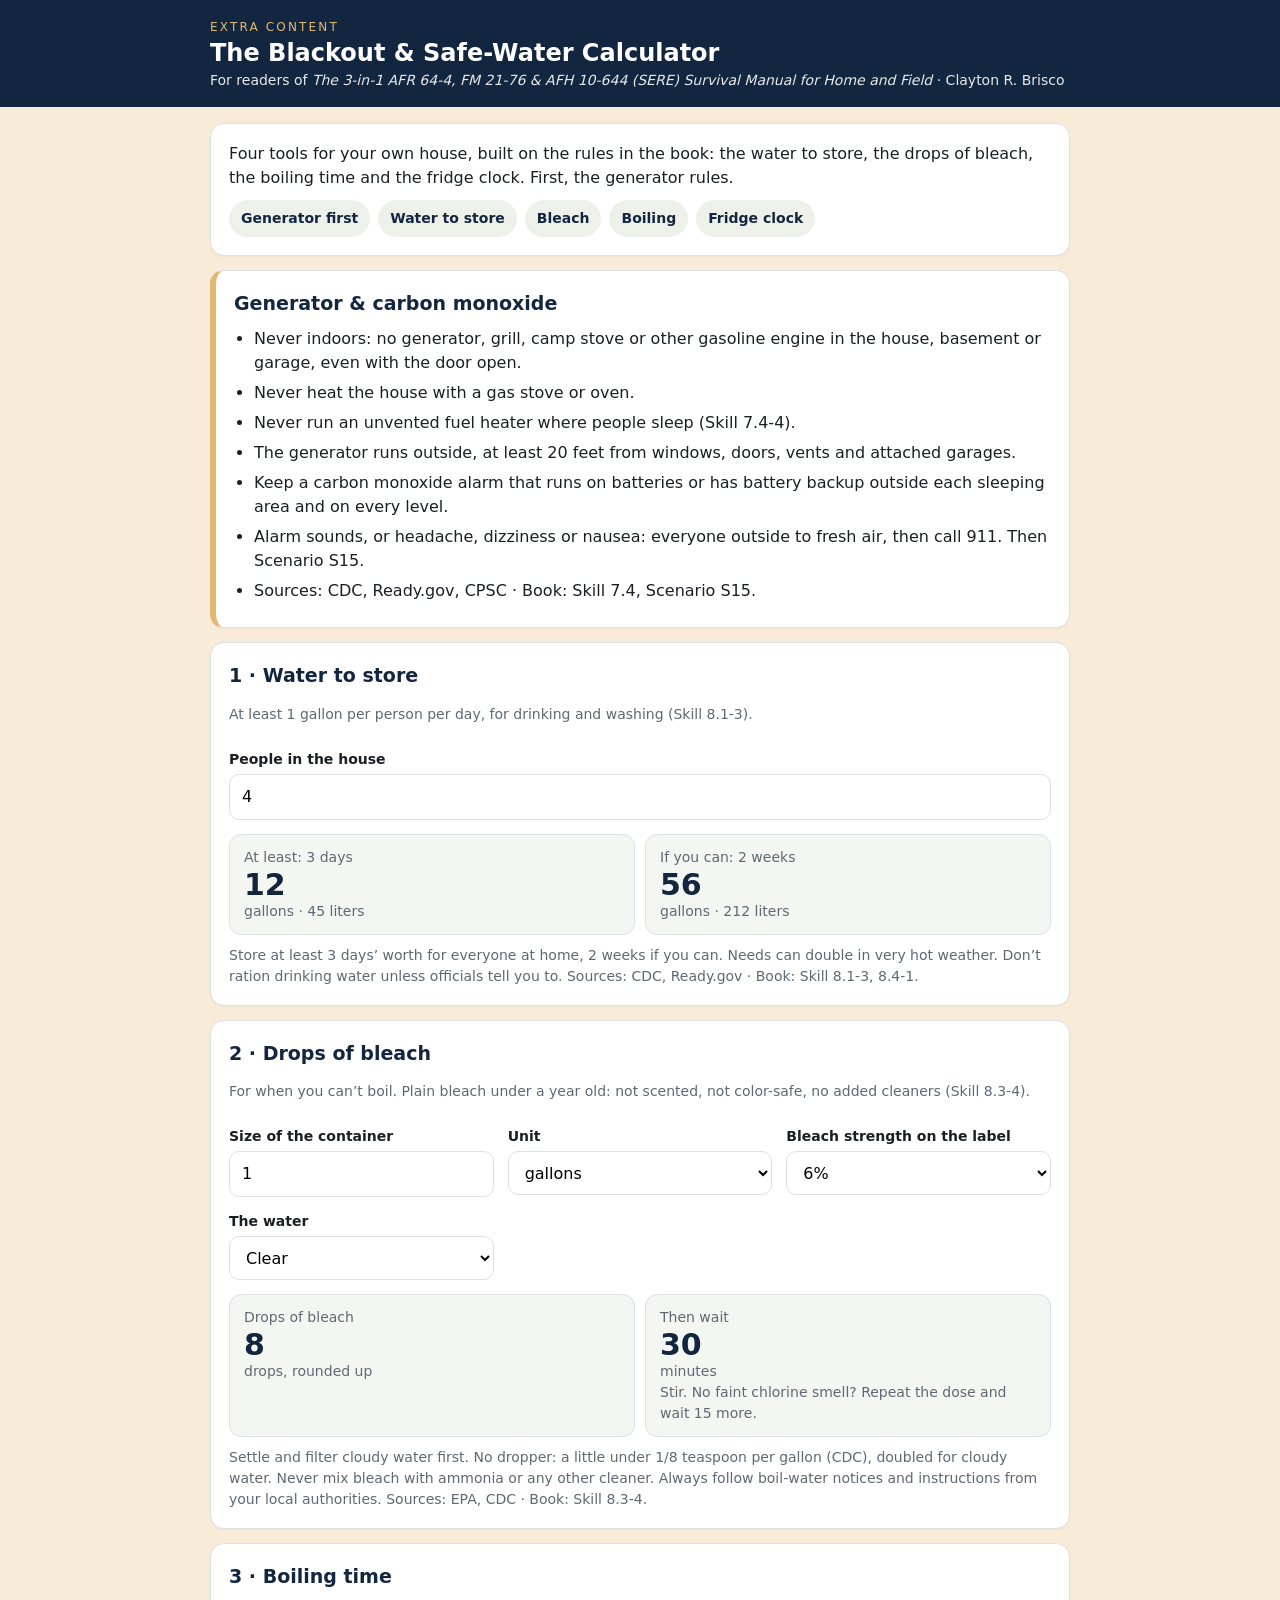
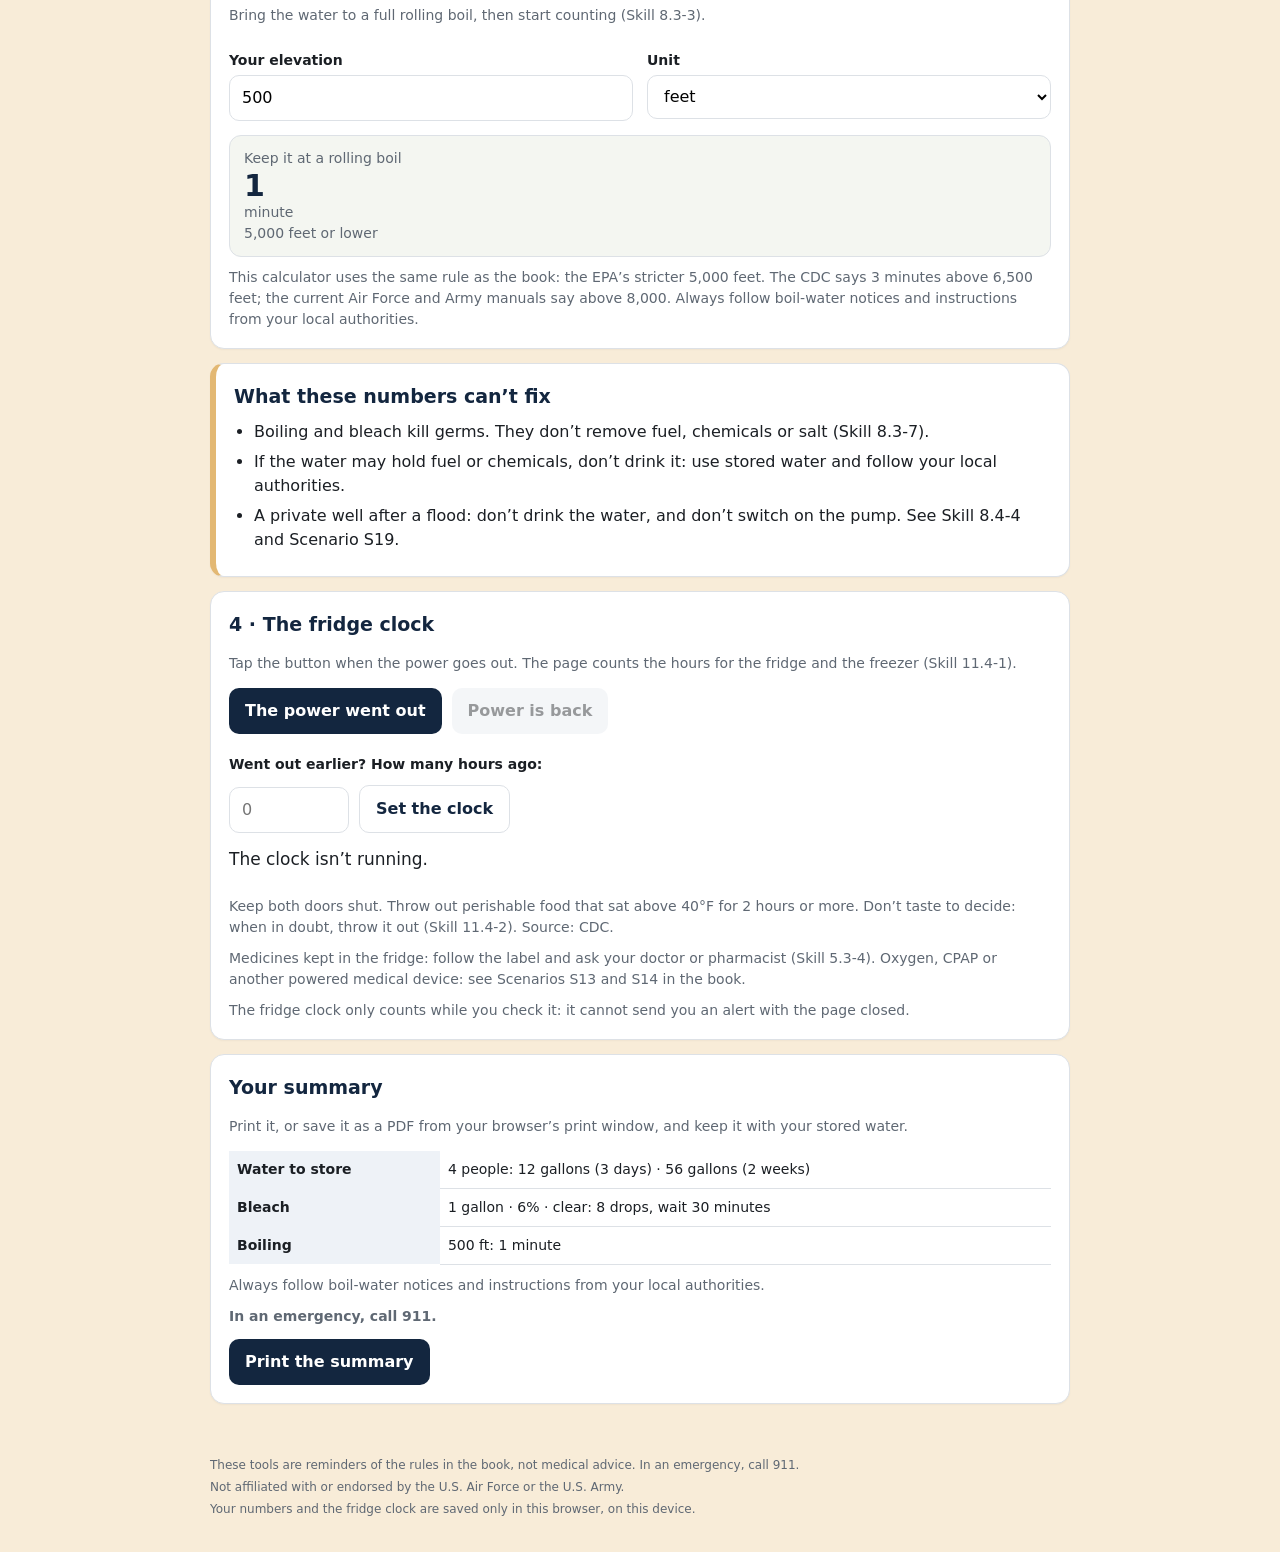
<file: bonus-sere/bonus/13-bonus-2-blackout-water-calculator.html>
<!doctype html>
<html lang="en"><head><meta charset="utf-8"><meta name="viewport" content="width=device-width, initial-scale=1">
<title>App</title>
<style>
:root { --acc: #1f3a5f; --sec: #e9b949; --ok: #1e7d4f; --ko: #b3261e; --bg: #f8ecd8; --card: #ffffff;
  --ink: #1b1f24; --muted: #5f6873; --line: #dde1e6; --r: 14px; }
* { box-sizing: border-box; }
html, body { margin: 0; padding: 0; }
body { background: var(--bg); color: var(--ink); font: 16px/1.5 system-ui, -apple-system, "Segoe UI", Roboto, Arial, sans-serif;
  -webkit-text-size-adjust: 100%; }
header.app { background: var(--acc); color: #fff; padding: 18px 16px 16px; }
header.app .in, main .in, footer.app .in { max-width: 860px; margin: 0 auto; }
header.app .et { font-size: 12px; letter-spacing: .18em; text-transform: uppercase; color: var(--sec); }
header.app h1 { margin: 4px 0 2px; font-size: 24px; line-height: 1.15; }
header.app .sub { opacity: .9; font-size: 14px; }
main { padding: 16px; }
.card { background: var(--card); border: 1px solid var(--line); border-radius: var(--r); padding: 18px; margin: 0 0 14px;
  box-shadow: 0 1px 2px rgba(0,0,0,.04); }
h2 { font-size: 19px; margin: 0 0 10px; color: var(--acc); }
h3 { font-size: 16px; margin: 14px 0 6px; }
.muted { color: var(--muted); font-size: 14px; }
.row { display: flex; gap: 10px; flex-wrap: wrap; align-items: center; }
.grow { flex: 1 1 auto; }
button, .btn { font: inherit; border: 0; border-radius: 10px; padding: 11px 16px; cursor: pointer; background: var(--acc);
  color: #fff; font-weight: 600; min-height: 44px; }
button.sec, .btn.sec { background: #e8ecf1; color: var(--ink); }
button.ghost { background: transparent; color: var(--acc); border: 1px solid var(--line); }
button:disabled { opacity: .45; cursor: not-allowed; }
button:focus-visible, input:focus-visible, select:focus-visible { outline: 3px solid var(--sec); outline-offset: 2px; }
input[type=text], input[type=number], input[type=date], select, textarea { font: inherit; padding: 10px 12px;
  border: 1px solid var(--line); border-radius: 10px; background: #fff; min-height: 44px; width: 100%; }
label.lab { display: block; font-weight: 600; margin: 10px 0 4px; font-size: 14px; }
.pill { display: inline-block; padding: 3px 10px; border-radius: 999px; background: #eef2f7; color: var(--acc);
  font-size: 12px; font-weight: 600; }
.bar { height: 10px; background: #e8ecf1; border-radius: 999px; overflow: hidden; }
.bar > span { display: block; height: 100%; background: var(--ok); width: 0; transition: width .3s; }
.ok { color: var(--ok); } .ko { color: var(--ko); }
table.t { width: 100%; border-collapse: collapse; font-size: 14px; }
table.t th { text-align: left; background: #eef2f7; padding: 8px; }
table.t td { padding: 8px; border-bottom: 1px solid var(--line); vertical-align: top; }
footer.app { padding: 18px 16px 30px; color: var(--muted); font-size: 12px; }
footer.app p { margin: 4px 0; }
.nascosto { display: none !important; }
.modale { position: fixed; inset: 0; background: rgba(10,15,25,.55); display: flex; align-items: center;
  justify-content: center; padding: 16px; z-index: 50; }
.modale .card { max-width: 440px; width: 100%; }
#porta { min-height: 60vh; display: flex; align-items: center; justify-content: center; }
#porta .card { max-width: 420px; width: 100%; }
@media (max-width: 520px) { header.app h1 { font-size: 21px; } main { padding: 12px; } .card { padding: 14px; } }
@media print { header.app, footer.app, button { display: none !important; } body { background: #fff; } .card { border: 0; box-shadow: none; } }

.campi { display: grid; gap: 4px 14px; grid-template-columns: repeat(auto-fit, minmax(200px, 1fr)); }
.ris { display: grid; gap: 10px; grid-template-columns: repeat(auto-fit, minmax(190px, 1fr)); margin-top: 14px; }
.ris .r { background: #f4f6f1; border: 1px solid var(--line); border-radius: 12px; padding: 12px 14px; }
.ris .v { font-size: 30px; font-weight: 800; color: var(--acc); line-height: 1.1; }
.ris .u { font-size: 14px; color: var(--muted); }
.ris .r.scaduto { background: #fbecea; border-color: #e7b9b3; }
.ris .r.scaduto .v { color: var(--ko); }
.nota { font-size: 14px; color: var(--muted); margin: 10px 0 0; }
.avviso { border-left: 6px solid var(--sec); }
.avviso ul { margin: 0; padding-left: 20px; } .avviso li { margin: 6px 0; }
.salti { display: flex; flex-wrap: wrap; gap: 8px; margin-top: 10px; }
.salti a { display: inline-block; padding: 8px 12px; border-radius: 999px; background: #eef1ea; color: var(--acc); font-weight: 600; font-size: 14px; text-decoration: none; }
.intro p { margin: 0; }
.prima { margin-top: 10px; align-items: flex-end; }
.prima .lab { flex: 1 1 100%; margin-bottom: 0; }
.prima input { flex: 0 0 120px; width: 120px; }
.stato { font-size: 17px; margin: 14px 0 0; }
  .solo-stampa { display: none; }
@media print {
  .solo-stampa { display: block !important; }
  section.card { display: none !important; }
  section#sez_riepilogo, section#sez_limiti, section#sez_generatore { display: block !important; }
}

</style></head>
<body>
<header class="app"><div class="in"><div class="et"></div><h1></h1><div class="sub"></div></div></header>
<main><div class="in">
<section class="card intro">
  <p id="t_intro"></p>
  <nav class="salti" id="salti"></nav>
</section>

<section class="card avviso" id="sez_generatore">
  <h2 id="t_generatore"></h2>
  <ul id="generatore"></ul>
</section>

<section class="card" id="sez_acqua">
  <h2 id="t_acqua"></h2>
  <p class="muted" id="t_acqua_intro"></p>
  <div class="campi">
    <div><label class="lab" for="persone" id="t_persone"></label><input id="persone" type="number" inputmode="numeric" min="1" max="30" step="1" value="4"></div>
  </div>
  <div class="ris" id="ris_acqua"></div>
  <p class="nota" id="t_acqua_nota"></p>
</section>

<section class="card" id="sez_candeggina">
  <h2 id="t_candeggina"></h2>
  <p class="muted" id="t_candeggina_intro"></p>
  <div class="campi">
    <div><label class="lab" for="quantita" id="t_quantita"></label><input id="quantita" type="number" inputmode="decimal" min="0.1" max="500" step="any" value="1"></div>
    <div><label class="lab" for="unita" id="t_unita"></label><select id="unita"><option value="gal" id="t_gal"></option><option value="l" id="t_l"></option></select></div>
    <div><label class="lab" for="forza" id="t_forza"></label><select id="forza"><option value="6" id="t_f6"></option><option value="8.25" id="t_f825"></option><option value="altra" id="t_faltra"></option></select></div>
    <div><label class="lab" for="acqua_tipo" id="t_acqua_tipo"></label><select id="acqua_tipo"><option value="limpida" id="t_limpida"></option><option value="torbida" id="t_torbida"></option></select></div>
  </div>
  <div class="ris" id="ris_candeggina"></div>
  <p class="nota" id="t_candeggina_nota"></p>
</section>

<section class="card" id="sez_bollitura">
  <h2 id="t_bollitura"></h2>
  <p class="muted" id="t_bollitura_intro"></p>
  <div class="campi">
    <div><label class="lab" for="quota" id="t_quota"></label><input id="quota" type="number" inputmode="numeric" min="0" max="20000" step="1" value="500"></div>
    <div><label class="lab" for="quota_unita" id="t_quota_unita"></label><select id="quota_unita"><option value="ft" id="t_ft"></option><option value="m" id="t_m"></option></select></div>
  </div>
  <div class="ris" id="ris_bollitura"></div>
  <p class="nota" id="t_bollitura_nota"></p>
</section>

<section class="card avviso" id="sez_limiti">
  <h2 id="t_limiti"></h2>
  <ul id="limiti"></ul>
</section>

<section class="card" id="sez_frigo">
  <h2 id="t_frigo"></h2>
  <p class="muted" id="t_frigo_intro"></p>
  <div class="row">
    <button id="spenta"></button>
    <button class="sec" id="tornata"></button>
  </div>
  <div class="row prima">
    <label class="lab" for="ore_fa" id="t_ore_fa"></label>
    <input id="ore_fa" type="number" inputmode="decimal" min="0" max="96" step="0.5" placeholder="0">
    <button class="ghost" id="segna_prima"></button>
  </div>
  <p id="frigo_stato" class="stato"></p>
  <div class="ris" id="ris_frigo"></div>
  <p class="nota" id="t_frigo_regola"></p>
  <p class="nota" id="t_frigo_medicine"></p>
  <p class="nota" id="t_frigo_limite"></p>
</section>

<section class="card" id="sez_riepilogo">
  <h2 id="t_riepilogo"></h2>
  <p class="muted" id="t_riepilogo_intro"></p>
  <div id="riepilogo"></div>
  <div class="row" style="margin-top:12px"><button id="stampa"></button></div>
</section>

</div></main>
<footer class="app"><div class="in"></div></footer>
<script>
const CONFIG = {"titolo": "The Blackout & Safe-Water Calculator", "avvertenza": "These tools are reminders of the rules in the book, not medical advice. In an emergency, call 911.", "non_affiliato": "Not affiliated with or endorsed by the U.S. Air Force or the U.S. Army.", "testi": {"etichetta": "Extra content", "per_lettori": "For readers of", "memoria": "Your numbers and the fridge clock are saved only in this browser, on this device.", "intro": "Four tools for your own house, built on the rules in the book: the water to store, the drops of bleach, the boiling time and the fridge clock. First, the generator rules.", "s_acqua": "Water to store", "s_candeggina": "Bleach", "s_bollitura": "Boiling", "s_frigo": "Fridge clock", "s_generatore": "Generator first", "acqua": "1 · Water to store", "acqua_intro": "At least 1 gallon per person per day, for drinking and washing (Skill 8.1-3).", "persone": "People in the house", "minimo": "At least: 3 days", "obiettivo": "If you can: 2 weeks", "galloni": "gallons", "litri": "liters", "acqua_nota": "Store at least 3 days’ worth for everyone at home, 2 weeks if you can. Needs can double in very hot weather. Don’t ration drinking water unless officials tell you to. Sources: CDC, Ready.gov · Book: Skill 8.1-3, 8.4-1.", "controlla_persone": "Enter how many people live in the house (1 to 30).", "candeggina": "2 · Drops of bleach", "candeggina_intro": "For when you can’t boil. Plain bleach under a year old: not scented, not color-safe, no added cleaners (Skill 8.3-4).", "quantita": "Size of the container", "unita": "Unit", "gal": "gallons", "l": "liters", "forza": "Bleach strength on the label", "f6": "6%", "f825": "8.25%", "faltra": "Another strength", "forza_altra_msg": "The book gives the dose for 6% and 8.25% bleach only. For another strength, follow the directions on the label, or boil the water.", "acqua_tipo": "The water", "limpida": "Clear", "torbida": "Cloudy, colored or very cold (double dose)", "gocce": "Drops of bleach", "gocce_unita": "drops, rounded up", "attesa": "Then wait", "minuti": "minutes", "minuto": "minute", "attesa_dopo": "Stir. No faint chlorine smell? Repeat the dose and wait 15 more.", "controlla_quantita": "Enter the size of the container (0.1 to 500).", "candeggina_nota": "Settle and filter cloudy water first. No dropper: a little under 1/8 teaspoon per gallon (CDC), doubled for cloudy water. Never mix bleach with ammonia or any other cleaner. Always follow boil-water notices and instructions from your local authorities. Sources: EPA, CDC · Book: Skill 8.3-4.", "bollitura": "3 · Boiling time", "bollitura_intro": "Bring the water to a full rolling boil, then start counting (Skill 8.3-3).", "quota": "Your elevation", "quota_unita": "Unit", "ft": "feet", "m": "meters", "bolli": "Keep it at a rolling boil", "sopra": "Above 5,000 feet", "sotto": "5,000 feet or lower", "controlla_quota": "Enter your elevation (0 to 20,000).", "bollitura_nota": "This calculator uses the same rule as the book: the EPA’s stricter 5,000 feet. The CDC says 3 minutes above 6,500 feet; the current Air Force and Army manuals say above 8,000. Always follow boil-water notices and instructions from your local authorities.", "limiti": "What these numbers can’t fix", "frigo": "4 · The fridge clock", "frigo_intro": "Tap the button when the power goes out. The page counts the hours for the fridge and the freezer (Skill 11.4-1).", "spenta": "The power went out", "tornata": "Power is back", "ore_fa": "Went out earlier? How many hours ago:", "segna_prima": "Set the clock", "frigo_spento_no": "The clock isn’t running.", "frigo_da": "Power off for", "frigo_dalle": "since", "passato": "Time’s up", "ancora": "left, if the door stays shut", "frigo_regola": "Keep both doors shut. Throw out perishable food that sat above 40°F for 2 hours or more. Don’t taste to decide: when in doubt, throw it out (Skill 11.4-2). Source: CDC.", "frigo_medicine": "Medicines kept in the fridge: follow the label and ask your doctor or pharmacist (Skill 5.3-4). Oxygen, CPAP or another powered medical device: see Scenarios S13 and S14 in the book.", "frigo_limite": "The fridge clock only counts while you check it: it cannot send you an alert with the page closed.", "tornata_titolo": "Power is back?", "tornata_testo": "The clock will be cleared. Check the fridge and freezer thermometers before you keep any food.", "si_azzera": "Yes, clear the clock", "annulla": "Cancel", "generatore": "Generator & carbon monoxide", "riepilogo": "Your summary", "riepilogo_intro": "Print it, or save it as a PDF from your browser’s print window, and keep it with your stored water.", "stampa": "Print the summary", "r_acqua": "Water to store", "r_candeggina": "Bleach", "r_bollitura": "Boiling", "r_frigo": "Power off", "persona": "person", "persone_n": "people", "giorni": "days", "settimane": "weeks", "torbida_breve": "cloudy, colored or very cold", "limpida_breve": "clear", "gocce_breve": "drops", "attesa_breve": "wait 30 minutes", "m_breve": "m", "ft_breve": "ft", "ml_prima": "Or measure", "ml_dopo": "(CDC: ½ mL per gallon of 5–9% bleach)", "litro": "liter", "gallone": "gallon", "riepilogo_avvisi": "Always follow boil-water notices and instructions from your local authorities.", "riepilogo_911": "In an emergency, call 911."}, "id": "the-3-in-1-afr-64-4-fm-2-b2", "lingua": "en", "libro": "The 3-in-1 AFR 64-4, FM 21-76 & AFH 10-644 (SERE) Survival Manual for Home and Field", "autore": "Clayton R. Brisco", "colori": {"accento": "#13263f", "secondo": "#e3b873"}, "codice_impronta": null};
const DATI = {"_fonti": "Libro: 8.1-3, 8.3-3, 8.3-4, 8.3-7, 8.4-4, 11.4-1, 11.4-2, 5.3-4, 7.4-1, 7.4-2, 7.4-3, 7.4-5, S13-S15, S19 · 07: P25, P26, P41, P42, P50, P51, P52, P53, P54, P55, P56 · CDC «How to Make Water Safe in an Emergency» (19-09-2024, P50): ½ mL per gallon of 5-9% bleach", "galloni_al_giorno": 1, "giorni_minimo": 3, "giorni_obiettivo": 14, "gocce_per_gallone": {"6": 8, "8.25": 6}, "attesa_minuti": 30, "soglia_piedi": 5000, "minuti_sotto": 1, "minuti_sopra": 3, "limiti_frigo": [{"ore": 4, "etichetta": "Fridge, door shut", "dopo": "Throw out fridge meat, fish, eggs, milk and leftovers (Skill 11.4-2)."}, {"ore": 48, "etichetta": "Full freezer", "dopo": "Food with ice crystals, or at 40°F or below, can be refrozen or cooked. Otherwise throw it out (Skill 11.4-2)."}, {"ore": 24, "etichetta": "Half-full freezer", "dopo": "Food with ice crystals, or at 40°F or below, can be refrozen or cooked. Otherwise throw it out (Skill 11.4-2)."}], "limiti_calcolo": ["Boiling and bleach kill germs. They don’t remove fuel, chemicals or salt (Skill 8.3-7).", "If the water may hold fuel or chemicals, don’t drink it: use stored water and follow your local authorities.", "A private well after a flood: don’t drink the water, and don’t switch on the pump. See Skill 8.4-4 and Scenario S19."], "generatore": ["Never indoors: no generator, grill, camp stove or other gasoline engine in the house, basement or garage, even with the door open.", "Never heat the house with a gas stove or oven.", "Never run an unvented fuel heater where people sleep (Skill 7.4-4).", "The generator runs outside, at least 20 feet from windows, doors, vents and attached garages.", "Keep a carbon monoxide alarm that runs on batteries or has battery backup outside each sleeping area and on every level.", "Alarm sounds, or headache, dizziness or nausea: everyone outside to fresh air, then call 911. Then Scenario S15.", "Sources: CDC, Ready.gov, CPSC · Book: Skill 7.4, Scenario S15."], "salti": [["sez_generatore", "s_generatore"], ["sez_acqua", "s_acqua"], ["sez_candeggina", "s_candeggina"], ["sez_bollitura", "s_bollitura"], ["sez_frigo", "s_frigo"]], "ml_da_galloni": 5, "ml_per_gallone": 0.5};
// Base comune delle web app dei bonus: testi, salvataggio nel browser, codice d'accesso, finestre (mai alert/confirm).
"use strict";
const T = (k, d) => (CONFIG.testi && CONFIG.testi[k] !== undefined ? CONFIG.testi[k] : d);
const $ = (s, r = document) => r.querySelector(s);
const $$ = (s, r = document) => Array.from(r.querySelectorAll(s));
const esc = (s) => String(s == null ? "" : s).replace(/[&<>"']/g, (c) => ({ "&": "&amp;", "<": "&lt;", ">": "&gt;", '"': "&quot;", "'": "&#39;" }[c]));
const CHIAVE = "bonus:" + (CONFIG.id || "app");
const Memoria = {
  leggi(k, d) { try { const v = localStorage.getItem(CHIAVE + ":" + k); return v === null ? d : JSON.parse(v); } catch (e) { return d; } },
  scrivi(k, v) { try { localStorage.setItem(CHIAVE + ":" + k, JSON.stringify(v)); } catch (e) { /* senza memoria: si lavora lo stesso */ } },
  togli(k) { try { localStorage.removeItem(CHIAVE + ":" + k); } catch (e) { /* niente */ } },
};
// FNV-1a 32 bit con sale: non è una serratura, è un deterrente (il codice non sta in chiaro nel file).
function impronta(s) {
  s = (CONFIG.id || "") + "|" + String(s).trim().toUpperCase().replace(/\s+/g, "");
  let h = 0x811c9dc5;
  for (let i = 0; i < s.length; i++) { h ^= s.charCodeAt(i); h = Math.imul(h, 0x01000193) >>> 0; }
  return h.toString(16);
}
function finestra(titolo, testo, bottoni) {
  return new Promise((ok) => {
    const m = document.createElement("div");
    m.className = "modale";
    m.innerHTML = `<div class="card" role="dialog" aria-modal="true"><h2>${esc(titolo)}</h2><p>${esc(testo)}</p><div class="row"></div></div>`;
    const r = $(".row", m);
    bottoni.forEach(([etichetta, valore, classe]) => {
      const b = document.createElement("button");
      b.textContent = etichetta; if (classe) b.className = classe;
      b.onclick = () => { m.remove(); ok(valore); };
      r.appendChild(b);
    });
    document.body.appendChild(m);
    $("button", m).focus();
  });
}
function intestazione() {
  document.documentElement.lang = CONFIG.lingua || "en";
  document.title = CONFIG.titolo;
  if (CONFIG.colori) {
    if (CONFIG.colori.accento) document.documentElement.style.setProperty("--acc", CONFIG.colori.accento);
    if (CONFIG.colori.secondo) document.documentElement.style.setProperty("--sec", CONFIG.colori.secondo);
  }
  $("header.app .et").textContent = T("etichetta", "Extra content");
  $("header.app h1").textContent = CONFIG.titolo;
  $("header.app .sub").innerHTML = esc(T("per_lettori", "For readers of")) + " <i>" + esc(CONFIG.libro) + "</i>" + (CONFIG.autore ? " · " + esc(CONFIG.autore) : "");
  const f = $("footer.app .in");
  f.innerHTML = "";
  [CONFIG.avvertenza, CONFIG.non_affiliato, T("memoria", "Your progress is saved only in this browser, on this device.")]
    .filter(Boolean).forEach((t) => { const p = document.createElement("p"); p.textContent = t; f.appendChild(p); });
}
function porta(avvia) {
  intestazione();
  if (!CONFIG.codice_impronta || Memoria.leggi("aperta", false) === CONFIG.codice_impronta) { avvia(); return; }
  const p = document.createElement("section");
  p.id = "porta";
  p.innerHTML = `<div class="card"><h2>${esc(T("codice_titolo", "Enter your access code"))}</h2>
    <p class="muted">${esc(T("codice_dove", "You will find the code inside your copy of the book."))}</p>
    <label class="lab" for="codice">${esc(T("codice_etichetta", "Access code"))}</label>
    <input id="codice" type="text" autocomplete="off" autocapitalize="characters">
    <p id="codice_err" class="ko nascosto">${esc(T("codice_errato", "This code doesn't match. Check it in the book and try again."))}</p>
    <div class="row" style="margin-top:12px"><button id="codice_ok">${esc(T("codice_apri", "Open"))}</button></div></div>`;
  $("main .in").prepend(p);
  const prova = () => {
    if (impronta($("#codice").value) === CONFIG.codice_impronta) { Memoria.scrivi("aperta", CONFIG.codice_impronta); p.remove(); avvia(); }
    else { $("#codice_err").classList.remove("nascosto"); }
  };
  $("#codice_ok").onclick = prova;
  $("#codice").addEventListener("keydown", (e) => { if (e.key === "Enter") prova(); });
  $("#codice").focus();
}
function mescola(a, rnd = Math.random) { a = a.slice(); for (let i = a.length - 1; i > 0; i--) { const j = Math.floor(rnd() * (i + 1)); [a[i], a[j]] = [a[j], a[i]]; } return a; }

// Bonus 2 · The Blackout & Safe-Water Calculator (web app su misura, fase 13)
// Le regole e i numeri vengono dal libro, parola per parola (DATI): 8.1-3, 8.3-3, 8.3-4, 8.3-7, 8.4, 11.4-1, 11.4-2, 5.3-4, 7.4.
const GAL_L = 3.78541;   // litri in un gallone USA (conversione, non una regola)
const M_FT = 3.28084;    // piedi in un metro (conversione)
const ORA = 3600000;

const num = (x, d = 0) => Number(x).toLocaleString("en-US", { maximumFractionDigits: d, minimumFractionDigits: d });
const scrivi = (id, k, d) => { const e = document.getElementById(id); if (e) e.textContent = T(k, d); };
const lista = (sel, righe) => { $(sel).innerHTML = righe.map((r) => `<li>${esc(r)}</li>`).join(""); };
const box = (etichetta, valore, unita, extra = "") =>
  `<div class="r"><div class="muted">${esc(etichetta)}</div><div class="v">${valore}</div><div class="u">${esc(unita)}</div>${extra}</div>`;

function intero(id, min, max) {
  const v = parseFloat($("#" + id).value);
  return isNaN(v) || v < min || v > max ? null : v;
}
function salva() {
  Memoria.scrivi("valori", { persone: $("#persone").value, quantita: $("#quantita").value, unita: $("#unita").value,
    forza: $("#forza").value, acqua_tipo: $("#acqua_tipo").value, quota: $("#quota").value, quota_unita: $("#quota_unita").value });
}
function ricarica() {
  const v = Memoria.leggi("valori", {});
  ["persone", "quantita", "unita", "forza", "acqua_tipo", "quota", "quota_unita"].forEach((k) => { if (v[k] !== undefined) $("#" + k).value = v[k]; });
}

// 1 · L'acqua di scorta: persone × giorni × 1 gallone (8.1-3)
function acqua() {
  const p = intero("persone", 1, 30);
  if (p === null) { $("#ris_acqua").innerHTML = `<p class="ko">${esc(T("controlla_persone", "Enter how many people live in the house (1 to 30)."))}</p>`; return null; }
  const g3 = p * DATI.galloni_al_giorno * DATI.giorni_minimo, g14 = p * DATI.galloni_al_giorno * DATI.giorni_obiettivo;
  $("#ris_acqua").innerHTML =
    box(T("minimo", "At least: 3 days"), num(g3), T("galloni", "gallons") + ` · ${num(g3 * GAL_L)} ` + T("litri", "liters")) +
    box(T("obiettivo", "If you can: 2 weeks"), num(g14), T("galloni", "gallons") + ` · ${num(g14 * GAL_L)} ` + T("litri", "liters"));
  return { p, g3, g14 };
}

// 2 · Le gocce di candeggina (8.3-4): 6% → 8 gocce, 8,25% → 6 gocce per gallone; doppio se torbida, colorata o molto fredda
function candeggina() {
  const q = intero("quantita", 0.1, 500);
  const forza = $("#forza").value, torbida = $("#acqua_tipo").value === "torbida";
  if (forza === "altra") { $("#ris_candeggina").innerHTML = `<p class="ko">${esc(T("forza_altra_msg", ""))}</p>`; return null; }
  if (q === null) { $("#ris_candeggina").innerHTML = `<p class="ko">${esc(T("controlla_quantita", "Enter the size of the container (0.1 to 500)."))}</p>`; return null; }
  const galloni = $("#unita").value === "l" ? q / GAL_L : q;
  const perGallone = DATI.gocce_per_gallone[forza] * (torbida ? 2 : 1);
  const gocce = Math.ceil(galloni * perGallone - 1e-9);
  // contenitori grandi, solo 6%: la misura del CDC in millilitri (½ mL per gallone di candeggina al 5-9%, = 8 gocce)
  const ml = forza === "6" && galloni >= DATI.ml_da_galloni ? galloni * DATI.ml_per_gallone * (torbida ? 2 : 1) : null;
  $("#ris_candeggina").innerHTML =
    box(T("gocce", "Drops of bleach"), num(gocce), T("gocce_unita", "drops, rounded up"),
      ml === null ? "" : `<div class="u">${esc(T("ml_prima", "Or measure"))} <strong>${esc(num(ml, ml % 1 ? 1 : 0))} mL</strong> ${esc(T("ml_dopo", ""))}</div>`) +
    box(T("attesa", "Then wait"), num(DATI.attesa_minuti), T("minuti", "minutes"), `<div class="u">${esc(T("attesa_dopo", ""))}</div>`);
  return { q, unita: $("#unita").value, forza, torbida, gocce };
}

// 3 · I minuti di bollitura (8.3-3): 1 minuto; 3 sopra i 5.000 piedi (la soglia più severa, dell'EPA, come nel libro)
function bollitura() {
  const q = intero("quota", 0, 20000);
  if (q === null) { $("#ris_bollitura").innerHTML = `<p class="ko">${esc(T("controlla_quota", "Enter your elevation (0 to 20,000)."))}</p>`; return null; }
  const piedi = $("#quota_unita").value === "m" ? q * M_FT : q;
  const minuti = piedi > DATI.soglia_piedi ? DATI.minuti_sopra : DATI.minuti_sotto;
  $("#ris_bollitura").innerHTML = box(T("bolli", "Full rolling boil"), num(minuti), minuti === 1 ? T("minuto", "minute") : T("minuti", "minutes"),
    `<div class="u">${esc(piedi > DATI.soglia_piedi ? T("sopra", "") : T("sotto", ""))}</div>`);
  return { q, unita: $("#quota_unita").value, minuti };
}

// 5 · L'orologio del frigo (11.4-1): frigo chiuso circa 4 ore, congelatore pieno 48, mezzo pieno 24
function durata(ms) {
  const m = Math.max(0, Math.floor(ms / 60000));
  const h = Math.floor(m / 60), r = m % 60;
  return h ? `${h} h ${String(r).padStart(2, "0")} min` : `${r} min`;
}
function frigo() {
  const inizio = Memoria.leggi("spenta_alle", null);
  $("#tornata").disabled = !inizio;
  if (!inizio) {
    $("#frigo_stato").textContent = T("frigo_spento_no", "");
    $("#ris_frigo").innerHTML = "";
    return null;
  }
  const passato = Date.now() - inizio;
  $("#frigo_stato").innerHTML = `${esc(T("frigo_da", "Power off for"))} <strong>${esc(durata(passato))}</strong> · ${esc(T("frigo_dalle", "since"))} ${esc(new Date(inizio).toLocaleString("en-US", { weekday: "short", hour: "numeric", minute: "2-digit" }))}`;
  $("#ris_frigo").innerHTML = DATI.limiti_frigo.map((l) => {
    const resta = l.ore * ORA - passato;
    const fuori = resta <= 0;
    return `<div class="r ${fuori ? "scaduto" : ""}"><div class="muted">${esc(l.etichetta)}</div>
      <div class="v">${fuori ? esc(T("passato", "Past")) : esc(durata(resta))}</div>
      <div class="u">${esc(fuori ? l.dopo : T("ancora", "left, if the door stays shut"))}</div></div>`;
  }).join("");
  return { passato };
}
function spenta(oreFa) {
  Memoria.scrivi("spenta_alle", Date.now() - (oreFa || 0) * ORA);
  frigo(); riepilogo();
}

// 7 · Il riepilogo da stampare
function riepilogo() {
  const a = acqua(), c = candeggina(), b = bollitura(), f = frigo();
  const righe = [];
  const unitaQ = (q, u) => u === "l" ? (q === 1 ? T("litro", "liter") : T("litri", "liters")) : (q === 1 ? T("gallone", "gallon") : T("galloni", "gallons"));
  if (a) righe.push([T("r_acqua", "Water to store"), `${a.p} ${a.p === 1 ? T("persona", "person") : T("persone_n", "people")}: ${num(a.g3)} ${T("galloni", "gallons")} (3 ${T("giorni", "days")}) · ${num(a.g14)} ${T("galloni", "gallons")} (2 ${T("settimane", "weeks")})`]);
  if (c) righe.push([T("r_candeggina", "Bleach"), `${num(c.q, c.q % 1 ? 1 : 0)} ${unitaQ(c.q, c.unita)} · ${c.forza}% · ${c.torbida ? T("torbida_breve", "cloudy, colored or very cold") : T("limpida_breve", "clear")}: ${num(c.gocce)} ${T("gocce_breve", "drops")}, ${T("attesa_breve", "wait 30 minutes")}`]);
  if (b) righe.push([T("r_bollitura", "Boiling"), `${num(b.q)} ${b.unita === "m" ? T("m_breve", "m") : T("ft_breve", "ft")}: ${b.minuti} ${b.minuti === 1 ? T("minuto", "minute") : T("minuti", "minutes")}`]);
  if (f) righe.push([T("r_frigo", "Power off"), durata(f.passato)]);
  $("#riepilogo").innerHTML = `<p class="solo-stampa"><strong>${esc(CONFIG.titolo)}</strong><br>${esc(T("per_lettori", "For readers of"))} <i>${esc(CONFIG.libro)}</i></p>
    <table class="t"><tbody>${righe.map(([k, v]) => `<tr><th>${esc(k)}</th><td>${esc(v)}</td></tr>`).join("")}</tbody></table>
    <p class="nota">${esc(T("riepilogo_avvisi", ""))}</p><p class="nota"><strong>${esc(T("riepilogo_911", ""))}</strong></p>`;
}

function avvia() {
  [["t_intro", "intro"], ["t_acqua", "acqua"], ["t_acqua_intro", "acqua_intro"], ["t_persone", "persone"], ["t_acqua_nota", "acqua_nota"],
   ["t_candeggina", "candeggina"], ["t_candeggina_intro", "candeggina_intro"], ["t_quantita", "quantita"], ["t_unita", "unita"],
   ["t_gal", "gal"], ["t_l", "l"], ["t_forza", "forza"], ["t_f6", "f6"], ["t_f825", "f825"], ["t_faltra", "faltra"],
   ["t_acqua_tipo", "acqua_tipo"], ["t_limpida", "limpida"], ["t_torbida", "torbida"], ["t_candeggina_nota", "candeggina_nota"],
   ["t_bollitura", "bollitura"], ["t_bollitura_intro", "bollitura_intro"], ["t_quota", "quota"], ["t_quota_unita", "quota_unita"],
   ["t_ft", "ft"], ["t_m", "m"], ["t_bollitura_nota", "bollitura_nota"], ["t_limiti", "limiti"],
   ["t_frigo", "frigo"], ["t_frigo_intro", "frigo_intro"], ["spenta", "spenta"], ["tornata", "tornata"], ["t_ore_fa", "ore_fa"],
   ["segna_prima", "segna_prima"], ["t_frigo_regola", "frigo_regola"], ["t_frigo_medicine", "frigo_medicine"], ["t_frigo_limite", "frigo_limite"],
   ["t_generatore", "generatore"], ["t_riepilogo", "riepilogo"], ["t_riepilogo_intro", "riepilogo_intro"], ["stampa", "stampa"]]
    .forEach(([id, k]) => scrivi(id, k, ""));
  $("#salti").innerHTML = DATI.salti.map(([href, k]) => `<a href="#${href}">${esc(T(k, ""))}</a>`).join("");
  lista("#limiti", DATI.limiti_calcolo);
  lista("#generatore", DATI.generatore);
  ricarica();
  $$("#sez_acqua input, #sez_candeggina input, #sez_candeggina select, #sez_bollitura input, #sez_bollitura select")
    .forEach((e) => { e.addEventListener("input", () => { salva(); riepilogo(); }); e.addEventListener("change", () => { salva(); riepilogo(); }); });
  $("#spenta").onclick = () => spenta(0);
  $("#segna_prima").onclick = () => { const h = parseFloat($("#ore_fa").value); spenta(isNaN(h) || h < 0 ? 0 : Math.min(h, 96)); };
  $("#tornata").onclick = async () => {
    const si = await finestra(T("tornata_titolo", "Power is back?"), T("tornata_testo", ""), [[T("si_azzera", "Yes, clear the clock"), true], [T("annulla", "Cancel"), false, "sec"]]);
    if (si) { Memoria.togli("spenta_alle"); frigo(); riepilogo(); }
  };
  $("#stampa").onclick = () => { riepilogo(); window.print(); };
  riepilogo();
  setInterval(() => { frigo(); }, 30000);   // a pagina aperta il tempo si aggiorna; a ogni apertura si ricalcola
}

porta(avvia);
</script>
</body></html>
</file>
<file: bonus-sere/style.css>
@import url('https://fonts.googleapis.com/css2?family=Barlow+Condensed:wght@500;600&family=Source+Serif+4:opsz,wght@8..60,400;8..60,600&display=swap');

/*
  Extra content for The 3-in-1 Survival Manual for Home and Field.
  World: a field manual open on a topographic map. Colors from the cover.
  Moment: the three manuals as stacked spines. Signature: the red Sequence-First route.
*/
:root{
  --bg:#f3e3c8;            /* parchment of the cover map */
  --card:#fbf4e7;
  --raised:#f6ead6;
  --ink:#13263f;           /* navy of the cover titles */
  --ink-2:#4e4a43;
  --muted:#6b6458;
  --line:rgba(19,38,63,.10);
  --red:#b23a2b;           /* the one accent: the review action and the route */
  --red-dark:#962f22;
  --olive:#5b5a21;
  --blue:#1e3d61;
  --brown:#7a4520;
  --spine-text:#f6ead6;
  --display:'Barlow Condensed','Arial Narrow',Arial,sans-serif;
  --text:'Source Serif 4',Georgia,'Times New Roman',serif;
  --ease:cubic-bezier(.22,1,.36,1);
}
*{box-sizing:border-box}
html{-webkit-text-size-adjust:100%}
body{
  margin:0;color:var(--ink);background-color:var(--bg);
  font-family:var(--text);font-size:17px;line-height:28px;
  /* contour lines of the cover map, kept faint */
  background-image:url("data:image/svg+xml,%3Csvg xmlns='http://www.w3.org/2000/svg' width='600' height='600' viewBox='0 0 600 600'%3E%3Cg fill='none' stroke='%23dcc39c' stroke-width='1.2' opacity='.5'%3E%3Cpath d='M0.0 70.0C1.7 70.7 3.3 71.3 5.0 72.0C6.7 72.6 8.3 73.3 10.0 74.0C11.7 74.6 13.3 75.3 15.0 75.9C16.7 76.6 18.3 77.2 20.0 77.8C21.7 78.5 23.3 79.1 25.0 79.7C26.7 80.3 28.3 80.9 30.0 81.5C31.7 82.1 33.3 82.7 35.0 83.2C36.7 83.8 38.3 84.4 40.0 84.9C41.7 85.4 43.3 86.0 45.0 86.5C46.7 87.0 48.3 87.5 50.0 87.9C51.7 88.4 53.3 88.9 55.0 89.3C56.7 89.7 58.3 90.1 60.0 90.5C61.7 90.9 63.3 91.3 65.0 91.7C66.7 92.0 68.3 92.4 70.0 92.7C71.7 93.0 73.3 93.3 75.0 93.6C76.7 93.8 78.3 94.1 80.0 94.3C81.7 94.5 83.3 94.7 85.0 94.9C86.7 95.1 88.3 95.3 90.0 95.4C91.7 95.5 93.3 95.7 95.0 95.8C96.7 95.9 98.3 95.9 100.0 96.0C101.7 96.0 103.3 96.1 105.0 96.1C106.7 96.1 108.3 96.1 110.0 96.0C111.7 96.0 113.3 96.0 115.0 95.9C116.7 95.8 118.3 95.7 120.0 95.6C121.7 95.5 123.3 95.4 125.0 95.3C126.7 95.1 128.3 94.9 130.0 94.8C131.7 94.6 133.3 94.4 135.0 94.2C136.7 94.0 138.3 93.8 140.0 93.5C141.7 93.3 143.3 93.1 145.0 92.8C146.7 92.5 148.3 92.3 150.0 92.0C151.7 91.7 153.3 91.4 155.0 91.1C156.7 90.8 158.3 90.5 160.0 90.2C161.7 89.9 163.3 89.6 165.0 89.3C166.7 88.9 168.3 88.6 170.0 88.3C171.7 87.9 173.3 87.6 175.0 87.3C176.7 86.9 178.3 86.6 180.0 86.2C181.7 85.9 183.3 85.5 185.0 85.2C186.7 84.8 188.3 84.5 190.0 84.2C191.7 83.8 193.3 83.5 195.0 83.1C196.7 82.8 198.3 82.5 200.0 82.1C201.7 81.8 203.3 81.5 205.0 81.1C206.7 80.8 208.3 80.5 210.0 80.2C211.7 79.9 213.3 79.6 215.0 79.3C216.7 79.0 218.3 78.7 220.0 78.4C221.7 78.1 223.3 77.8 225.0 77.6C226.7 77.3 228.3 77.0 230.0 76.8C231.7 76.5 233.3 76.3 235.0 76.0C236.7 75.8 238.3 75.5 240.0 75.3C241.7 75.1 243.3 74.9 245.0 74.7C246.7 74.5 248.3 74.3 250.0 74.1C251.7 73.9 253.3 73.7 255.0 73.5C256.7 73.3 258.3 73.2 260.0 73.0C261.7 72.8 263.3 72.7 265.0 72.5C266.7 72.4 268.3 72.2 270.0 72.1C271.7 72.0 273.3 71.8 275.0 71.7C276.7 71.6 278.3 71.4 280.0 71.3C281.7 71.2 283.3 71.1 285.0 71.0C286.7 70.9 288.3 70.7 290.0 70.6C291.7 70.5 293.3 70.4 295.0 70.3C296.7 70.2 298.3 70.1 300.0 70.0C301.7 69.9 303.3 69.8 305.0 69.7C306.7 69.6 308.3 69.5 310.0 69.4C311.7 69.3 313.3 69.1 315.0 69.0C316.7 68.9 318.3 68.8 320.0 68.7C321.7 68.6 323.3 68.4 325.0 68.3C326.7 68.2 328.3 68.0 330.0 67.9C331.7 67.8 333.3 67.6 335.0 67.5C336.7 67.3 338.3 67.2 340.0 67.0C341.7 66.8 343.3 66.7 345.0 66.5C346.7 66.3 348.3 66.1 350.0 65.9C351.7 65.7 353.3 65.5 355.0 65.3C356.7 65.1 358.3 64.9 360.0 64.7C361.7 64.5 363.3 64.2 365.0 64.0C366.7 63.7 368.3 63.5 370.0 63.2C371.7 63.0 373.3 62.7 375.0 62.4C376.7 62.2 378.3 61.9 380.0 61.6C381.7 61.3 383.3 61.0 385.0 60.7C386.7 60.4 388.3 60.1 390.0 59.8C391.7 59.5 393.3 59.2 395.0 58.9C396.7 58.5 398.3 58.2 400.0 57.9C401.7 57.5 403.3 57.2 405.0 56.9C406.7 56.5 408.3 56.2 410.0 55.8C411.7 55.5 413.3 55.2 415.0 54.8C416.7 54.5 418.3 54.1 420.0 53.8C421.7 53.4 423.3 53.1 425.0 52.7C426.7 52.4 428.3 52.1 430.0 51.7C431.7 51.4 433.3 51.1 435.0 50.7C436.7 50.4 438.3 50.1 440.0 49.8C441.7 49.5 443.3 49.2 445.0 48.9C446.7 48.6 448.3 48.3 450.0 48.0C451.7 47.7 453.3 47.5 455.0 47.2C456.7 46.9 458.3 46.7 460.0 46.5C461.7 46.2 463.3 46.0 465.0 45.8C466.7 45.6 468.3 45.4 470.0 45.2C471.7 45.1 473.3 44.9 475.0 44.7C476.7 44.6 478.3 44.5 480.0 44.4C481.7 44.3 483.3 44.2 485.0 44.1C486.7 44.0 488.3 44.0 490.0 44.0C491.7 43.9 493.3 43.9 495.0 43.9C496.7 43.9 498.3 44.0 500.0 44.0C501.7 44.1 503.3 44.1 505.0 44.2C506.7 44.3 508.3 44.5 510.0 44.6C511.7 44.7 513.3 44.9 515.0 45.1C516.7 45.3 518.3 45.5 520.0 45.7C521.7 45.9 523.3 46.2 525.0 46.4C526.7 46.7 528.3 47.0 530.0 47.3C531.7 47.6 533.3 48.0 535.0 48.3C536.7 48.7 538.3 49.1 540.0 49.5C541.7 49.9 543.3 50.3 545.0 50.7C546.7 51.1 548.3 51.6 550.0 52.1C551.7 52.5 553.3 53.0 555.0 53.5C556.7 54.0 558.3 54.6 560.0 55.1C561.7 55.6 563.3 56.2 565.0 56.8C566.7 57.3 568.3 57.9 570.0 58.5C571.7 59.1 573.3 59.7 575.0 60.3C576.7 60.9 578.3 61.5 580.0 62.2C581.7 62.8 583.3 63.4 585.0 64.1C586.7 64.7 588.3 65.4 590.0 66.0C591.7 66.7 593.3 67.4 595.0 68.0C596.7 68.7 598.3 69.3 600.0 70.0'/%3E%3Cpath d='M0.0 104.0C1.7 104.7 3.3 105.3 5.0 106.0C6.7 106.6 8.3 107.3 10.0 108.0C11.7 108.6 13.3 109.3 15.0 109.9C16.7 110.6 18.3 111.2 20.0 111.8C21.7 112.5 23.3 113.1 25.0 113.7C26.7 114.3 28.3 114.9 30.0 115.5C31.7 116.1 33.3 116.7 35.0 117.2C36.7 117.8 38.3 118.4 40.0 118.9C41.7 119.4 43.3 120.0 45.0 120.5C46.7 121.0 48.3 121.5 50.0 121.9C51.7 122.4 53.3 122.9 55.0 123.3C56.7 123.7 58.3 124.1 60.0 124.5C61.7 124.9 63.3 125.3 65.0 125.7C66.7 126.0 68.3 126.4 70.0 126.7C71.7 127.0 73.3 127.3 75.0 127.6C76.7 127.8 78.3 128.1 80.0 128.3C81.7 128.5 83.3 128.7 85.0 128.9C86.7 129.1 88.3 129.3 90.0 129.4C91.7 129.5 93.3 129.7 95.0 129.8C96.7 129.9 98.3 129.9 100.0 130.0C101.7 130.0 103.3 130.1 105.0 130.1C106.7 130.1 108.3 130.1 110.0 130.0C111.7 130.0 113.3 130.0 115.0 129.9C116.7 129.8 118.3 129.7 120.0 129.6C121.7 129.5 123.3 129.4 125.0 129.3C126.7 129.1 128.3 128.9 130.0 128.8C131.7 128.6 133.3 128.4 135.0 128.2C136.7 128.0 138.3 127.8 140.0 127.5C141.7 127.3 143.3 127.1 145.0 126.8C146.7 126.5 148.3 126.3 150.0 126.0C151.7 125.7 153.3 125.4 155.0 125.1C156.7 124.8 158.3 124.5 160.0 124.2C161.7 123.9 163.3 123.6 165.0 123.3C166.7 122.9 168.3 122.6 170.0 122.3C171.7 121.9 173.3 121.6 175.0 121.3C176.7 120.9 178.3 120.6 180.0 120.2C181.7 119.9 183.3 119.5 185.0 119.2C186.7 118.8 188.3 118.5 190.0 118.2C191.7 117.8 193.3 117.5 195.0 117.1C196.7 116.8 198.3 116.5 200.0 116.1C201.7 115.8 203.3 115.5 205.0 115.1C206.7 114.8 208.3 114.5 210.0 114.2C211.7 113.9 213.3 113.6 215.0 113.3C216.7 113.0 218.3 112.7 220.0 112.4C221.7 112.1 223.3 111.8 225.0 111.6C226.7 111.3 228.3 111.0 230.0 110.8C231.7 110.5 233.3 110.3 235.0 110.0C236.7 109.8 238.3 109.5 240.0 109.3C241.7 109.1 243.3 108.9 245.0 108.7C246.7 108.5 248.3 108.3 250.0 108.1C251.7 107.9 253.3 107.7 255.0 107.5C256.7 107.3 258.3 107.2 260.0 107.0C261.7 106.8 263.3 106.7 265.0 106.5C266.7 106.4 268.3 106.2 270.0 106.1C271.7 106.0 273.3 105.8 275.0 105.7C276.7 105.6 278.3 105.4 280.0 105.3C281.7 105.2 283.3 105.1 285.0 105.0C286.7 104.9 288.3 104.7 290.0 104.6C291.7 104.5 293.3 104.4 295.0 104.3C296.7 104.2 298.3 104.1 300.0 104.0C301.7 103.9 303.3 103.8 305.0 103.7C306.7 103.6 308.3 103.5 310.0 103.4C311.7 103.3 313.3 103.1 315.0 103.0C316.7 102.9 318.3 102.8 320.0 102.7C321.7 102.6 323.3 102.4 325.0 102.3C326.7 102.2 328.3 102.0 330.0 101.9C331.7 101.8 333.3 101.6 335.0 101.5C336.7 101.3 338.3 101.2 340.0 101.0C341.7 100.8 343.3 100.7 345.0 100.5C346.7 100.3 348.3 100.1 350.0 99.9C351.7 99.7 353.3 99.5 355.0 99.3C356.7 99.1 358.3 98.9 360.0 98.7C361.7 98.5 363.3 98.2 365.0 98.0C366.7 97.7 368.3 97.5 370.0 97.2C371.7 97.0 373.3 96.7 375.0 96.4C376.7 96.2 378.3 95.9 380.0 95.6C381.7 95.3 383.3 95.0 385.0 94.7C386.7 94.4 388.3 94.1 390.0 93.8C391.7 93.5 393.3 93.2 395.0 92.9C396.7 92.5 398.3 92.2 400.0 91.9C401.7 91.5 403.3 91.2 405.0 90.9C406.7 90.5 408.3 90.2 410.0 89.8C411.7 89.5 413.3 89.2 415.0 88.8C416.7 88.5 418.3 88.1 420.0 87.8C421.7 87.4 423.3 87.1 425.0 86.7C426.7 86.4 428.3 86.1 430.0 85.7C431.7 85.4 433.3 85.1 435.0 84.7C436.7 84.4 438.3 84.1 440.0 83.8C441.7 83.5 443.3 83.2 445.0 82.9C446.7 82.6 448.3 82.3 450.0 82.0C451.7 81.7 453.3 81.5 455.0 81.2C456.7 80.9 458.3 80.7 460.0 80.5C461.7 80.2 463.3 80.0 465.0 79.8C466.7 79.6 468.3 79.4 470.0 79.2C471.7 79.1 473.3 78.9 475.0 78.7C476.7 78.6 478.3 78.5 480.0 78.4C481.7 78.3 483.3 78.2 485.0 78.1C486.7 78.0 488.3 78.0 490.0 78.0C491.7 77.9 493.3 77.9 495.0 77.9C496.7 77.9 498.3 78.0 500.0 78.0C501.7 78.1 503.3 78.1 505.0 78.2C506.7 78.3 508.3 78.5 510.0 78.6C511.7 78.7 513.3 78.9 515.0 79.1C516.7 79.3 518.3 79.5 520.0 79.7C521.7 79.9 523.3 80.2 525.0 80.4C526.7 80.7 528.3 81.0 530.0 81.3C531.7 81.6 533.3 82.0 535.0 82.3C536.7 82.7 538.3 83.1 540.0 83.5C541.7 83.9 543.3 84.3 545.0 84.7C546.7 85.1 548.3 85.6 550.0 86.1C551.7 86.5 553.3 87.0 555.0 87.5C556.7 88.0 558.3 88.6 560.0 89.1C561.7 89.6 563.3 90.2 565.0 90.8C566.7 91.3 568.3 91.9 570.0 92.5C571.7 93.1 573.3 93.7 575.0 94.3C576.7 94.9 578.3 95.5 580.0 96.2C581.7 96.8 583.3 97.4 585.0 98.1C586.7 98.7 588.3 99.4 590.0 100.0C591.7 100.7 593.3 101.4 595.0 102.0C596.7 102.7 598.3 103.3 600.0 104.0'/%3E%3Cpath d='M0.0 142.8C1.7 143.3 3.3 143.9 5.0 144.5C6.7 145.1 8.3 145.6 10.0 146.2C11.7 146.7 13.3 147.3 15.0 147.8C16.7 148.4 18.3 148.9 20.0 149.4C21.7 149.9 23.3 150.4 25.0 150.9C26.7 151.4 28.3 151.9 30.0 152.4C31.7 152.8 33.3 153.3 35.0 153.7C36.7 154.2 38.3 154.6 40.0 155.0C41.7 155.4 43.3 155.8 45.0 156.2C46.7 156.5 48.3 156.9 50.0 157.2C51.7 157.6 53.3 157.9 55.0 158.2C56.7 158.5 58.3 158.8 60.0 159.0C61.7 159.3 63.3 159.5 65.0 159.8C66.7 160.0 68.3 160.2 70.0 160.4C71.7 160.6 73.3 160.7 75.0 160.9C76.7 161.0 78.3 161.1 80.0 161.2C81.7 161.4 83.3 161.4 85.0 161.5C86.7 161.6 88.3 161.6 90.0 161.7C91.7 161.7 93.3 161.7 95.0 161.7C96.7 161.7 98.3 161.6 100.0 161.6C101.7 161.6 103.3 161.5 105.0 161.4C106.7 161.3 108.3 161.2 110.0 161.1C111.7 161.0 113.3 160.9 115.0 160.8C116.7 160.6 118.3 160.5 120.0 160.3C121.7 160.1 123.3 159.9 125.0 159.7C126.7 159.5 128.3 159.3 130.0 159.1C131.7 158.9 133.3 158.7 135.0 158.4C136.7 158.2 138.3 157.9 140.0 157.7C141.7 157.4 143.3 157.1 145.0 156.9C146.7 156.6 148.3 156.3 150.0 156.0C151.7 155.7 153.3 155.4 155.0 155.1C156.7 154.8 158.3 154.5 160.0 154.2C161.7 153.9 163.3 153.6 165.0 153.3C166.7 153.0 168.3 152.7 170.0 152.4C171.7 152.0 173.3 151.7 175.0 151.4C176.7 151.1 178.3 150.8 180.0 150.5C181.7 150.2 183.3 149.9 185.0 149.5C186.7 149.2 188.3 148.9 190.0 148.6C191.7 148.3 193.3 148.0 195.0 147.7C196.7 147.5 198.3 147.2 200.0 146.9C201.7 146.6 203.3 146.3 205.0 146.1C206.7 145.8 208.3 145.5 210.0 145.3C211.7 145.0 213.3 144.7 215.0 144.5C216.7 144.2 218.3 144.0 220.0 143.8C221.7 143.5 223.3 143.3 225.0 143.1C226.7 142.9 228.3 142.7 230.0 142.5C231.7 142.3 233.3 142.1 235.0 141.9C236.7 141.7 238.3 141.5 240.0 141.3C241.7 141.1 243.3 141.0 245.0 140.8C246.7 140.6 248.3 140.5 250.0 140.3C251.7 140.2 253.3 140.0 255.0 139.9C256.7 139.7 258.3 139.6 260.0 139.5C261.7 139.3 263.3 139.2 265.0 139.1C266.7 139.0 268.3 138.8 270.0 138.7C271.7 138.6 273.3 138.5 275.0 138.4C276.7 138.3 278.3 138.2 280.0 138.0C281.7 137.9 283.3 137.8 285.0 137.7C286.7 137.6 288.3 137.5 290.0 137.4C291.7 137.3 293.3 137.2 295.0 137.1C296.7 137.0 298.3 136.9 300.0 136.8C301.7 136.7 303.3 136.6 305.0 136.4C306.7 136.3 308.3 136.2 310.0 136.1C311.7 136.0 313.3 135.9 315.0 135.7C316.7 135.6 318.3 135.5 320.0 135.3C321.7 135.2 323.3 135.1 325.0 134.9C326.7 134.8 328.3 134.6 330.0 134.5C331.7 134.3 333.3 134.1 335.0 134.0C336.7 133.8 338.3 133.6 340.0 133.4C341.7 133.3 343.3 133.1 345.0 132.9C346.7 132.7 348.3 132.5 350.0 132.3C351.7 132.1 353.3 131.9 355.0 131.6C356.7 131.4 358.3 131.2 360.0 130.9C361.7 130.7 363.3 130.5 365.0 130.2C366.7 130.0 368.3 129.7 370.0 129.5C371.7 129.2 373.3 128.9 375.0 128.7C376.7 128.4 378.3 128.1 380.0 127.9C381.7 127.6 383.3 127.3 385.0 127.0C386.7 126.7 388.3 126.4 390.0 126.1C391.7 125.8 393.3 125.6 395.0 125.3C396.7 125.0 398.3 124.7 400.0 124.4C401.7 124.1 403.3 123.8 405.0 123.5C406.7 123.2 408.3 122.9 410.0 122.6C411.7 122.3 413.3 122.0 415.0 121.7C416.7 121.4 418.3 121.1 420.0 120.8C421.7 120.5 423.3 120.3 425.0 120.0C426.7 119.7 428.3 119.4 430.0 119.2C431.7 118.9 433.3 118.7 435.0 118.4C436.7 118.2 438.3 117.9 440.0 117.7C441.7 117.5 443.3 117.3 445.0 117.0C446.7 116.8 448.3 116.6 450.0 116.5C451.7 116.3 453.3 116.1 455.0 115.9C456.7 115.8 458.3 115.6 460.0 115.5C461.7 115.4 463.3 115.3 465.0 115.2C466.7 115.1 468.3 115.0 470.0 114.9C471.7 114.8 473.3 114.8 475.0 114.8C476.7 114.7 478.3 114.7 480.0 114.7C481.7 114.7 483.3 114.7 485.0 114.8C486.7 114.8 488.3 114.9 490.0 114.9C491.7 115.0 493.3 115.1 495.0 115.2C496.7 115.3 498.3 115.5 500.0 115.6C501.7 115.8 503.3 115.9 505.0 116.1C506.7 116.3 508.3 116.5 510.0 116.8C511.7 117.0 513.3 117.3 515.0 117.5C516.7 117.8 518.3 118.1 520.0 118.4C521.7 118.7 523.3 119.0 525.0 119.4C526.7 119.7 528.3 120.1 530.0 120.4C531.7 120.8 533.3 121.2 535.0 121.6C536.7 122.0 538.3 122.5 540.0 122.9C541.7 123.3 543.3 123.8 545.0 124.3C546.7 124.7 548.3 125.2 550.0 125.7C551.7 126.2 553.3 126.7 555.0 127.2C556.7 127.8 558.3 128.3 560.0 128.8C561.7 129.4 563.3 129.9 565.0 130.5C566.7 131.0 568.3 131.6 570.0 132.2C571.7 132.7 573.3 133.3 575.0 133.9C576.7 134.5 578.3 135.1 580.0 135.7C581.7 136.3 583.3 136.9 585.0 137.4C586.7 138.0 588.3 138.6 590.0 139.2C591.7 139.8 593.3 140.4 595.0 141.0C596.7 141.6 598.3 142.2 600.0 142.8'/%3E%3Cpath d='M0.0 346.0C1.7 345.4 3.3 344.9 5.0 344.4C6.7 343.8 8.3 343.3 10.0 342.8C11.7 342.3 13.3 341.8 15.0 341.2C16.7 340.7 18.3 340.2 20.0 339.7C21.7 339.2 23.3 338.7 25.0 338.2C26.7 337.7 28.3 337.3 30.0 336.8C31.7 336.3 33.3 335.9 35.0 335.4C36.7 334.9 38.3 334.5 40.0 334.1C41.7 333.6 43.3 333.2 45.0 332.8C46.7 332.4 48.3 332.0 50.0 331.6C51.7 331.2 53.3 330.8 55.0 330.4C56.7 330.1 58.3 329.7 60.0 329.4C61.7 329.0 63.3 328.7 65.0 328.4C66.7 328.1 68.3 327.8 70.0 327.5C71.7 327.2 73.3 326.9 75.0 326.6C76.7 326.3 78.3 326.1 80.0 325.8C81.7 325.6 83.3 325.3 85.0 325.1C86.7 324.9 88.3 324.7 90.0 324.5C91.7 324.3 93.3 324.1 95.0 323.9C96.7 323.7 98.3 323.5 100.0 323.4C101.7 323.2 103.3 323.0 105.0 322.9C106.7 322.7 108.3 322.6 110.0 322.4C111.7 322.3 113.3 322.2 115.0 322.0C116.7 321.9 118.3 321.8 120.0 321.7C121.7 321.6 123.3 321.4 125.0 321.3C126.7 321.2 128.3 321.1 130.0 321.0C131.7 320.9 133.3 320.8 135.0 320.7C136.7 320.6 138.3 320.5 140.0 320.4C141.7 320.3 143.3 320.2 145.0 320.1C146.7 320.0 148.3 319.9 150.0 319.8C151.7 319.7 153.3 319.6 155.0 319.4C156.7 319.3 158.3 319.2 160.0 319.1C161.7 319.0 163.3 318.8 165.0 318.7C166.7 318.6 168.3 318.5 170.0 318.3C171.7 318.2 173.3 318.0 175.0 317.9C176.7 317.7 178.3 317.6 180.0 317.4C181.7 317.3 183.3 317.1 185.0 316.9C186.7 316.8 188.3 316.6 190.0 316.4C191.7 316.2 193.3 316.0 195.0 315.8C196.7 315.6 198.3 315.4 200.0 315.2C201.7 315.0 203.3 314.8 205.0 314.6C206.7 314.4 208.3 314.1 210.0 313.9C211.7 313.7 213.3 313.4 215.0 313.2C216.7 313.0 218.3 312.7 220.0 312.5C221.7 312.2 223.3 312.0 225.0 311.8C226.7 311.5 228.3 311.3 230.0 311.0C231.7 310.8 233.3 310.5 235.0 310.3C236.7 310.0 238.3 309.8 240.0 309.5C241.7 309.3 243.3 309.0 245.0 308.8C246.7 308.5 248.3 308.3 250.0 308.0C251.7 307.8 253.3 307.6 255.0 307.4C256.7 307.1 258.3 306.9 260.0 306.7C261.7 306.5 263.3 306.3 265.0 306.1C266.7 305.9 268.3 305.7 270.0 305.5C271.7 305.4 273.3 305.2 275.0 305.1C276.7 304.9 278.3 304.8 280.0 304.7C281.7 304.5 283.3 304.4 285.0 304.3C286.7 304.2 288.3 304.1 290.0 304.1C291.7 304.0 293.3 304.0 295.0 303.9C296.7 303.9 298.3 303.9 300.0 303.9C301.7 303.9 303.3 303.9 305.0 304.0C306.7 304.0 308.3 304.1 310.0 304.2C311.7 304.3 313.3 304.4 315.0 304.5C316.7 304.6 318.3 304.8 320.0 305.0C321.7 305.1 323.3 305.3 325.0 305.5C326.7 305.8 328.3 306.0 330.0 306.3C331.7 306.5 333.3 306.8 335.0 307.1C336.7 307.4 338.3 307.8 340.0 308.1C341.7 308.5 343.3 308.8 345.0 309.2C346.7 309.6 348.3 310.0 350.0 310.5C351.7 310.9 353.3 311.4 355.0 311.8C356.7 312.3 358.3 312.8 360.0 313.3C361.7 313.9 363.3 314.4 365.0 315.0C366.7 315.5 368.3 316.1 370.0 316.7C371.7 317.3 373.3 317.9 375.0 318.5C376.7 319.1 378.3 319.8 380.0 320.4C381.7 321.1 383.3 321.8 385.0 322.4C386.7 323.1 388.3 323.8 390.0 324.5C391.7 325.2 393.3 325.9 395.0 326.7C396.7 327.4 398.3 328.1 400.0 328.8C401.7 329.6 403.3 330.3 405.0 331.1C406.7 331.8 408.3 332.5 410.0 333.3C411.7 334.0 413.3 334.8 415.0 335.5C416.7 336.3 418.3 337.0 420.0 337.8C421.7 338.5 423.3 339.3 425.0 340.0C426.7 340.7 428.3 341.5 430.0 342.2C431.7 342.9 433.3 343.6 435.0 344.3C436.7 345.1 438.3 345.8 440.0 346.4C441.7 347.1 443.3 347.8 445.0 348.4C446.7 349.1 448.3 349.7 450.0 350.4C451.7 351.0 453.3 351.6 455.0 352.2C456.7 352.8 458.3 353.4 460.0 353.9C461.7 354.5 463.3 355.0 465.0 355.5C466.7 356.0 468.3 356.5 470.0 357.0C471.7 357.5 473.3 357.9 475.0 358.3C476.7 358.8 478.3 359.1 480.0 359.5C481.7 359.9 483.3 360.2 485.0 360.6C486.7 360.9 488.3 361.2 490.0 361.4C491.7 361.7 493.3 362.0 495.0 362.2C496.7 362.4 498.3 362.6 500.0 362.7C501.7 362.9 503.3 363.0 505.0 363.1C506.7 363.2 508.3 363.3 510.0 363.4C511.7 363.4 513.3 363.4 515.0 363.4C516.7 363.4 518.3 363.4 520.0 363.4C521.7 363.3 523.3 363.2 525.0 363.1C526.7 363.0 528.3 362.9 530.0 362.7C531.7 362.6 533.3 362.4 535.0 362.2C536.7 362.0 538.3 361.8 540.0 361.5C541.7 361.3 543.3 361.0 545.0 360.7C546.7 360.4 548.3 360.1 550.0 359.8C551.7 359.4 553.3 359.1 555.0 358.7C556.7 358.3 558.3 358.0 560.0 357.6C561.7 357.2 563.3 356.7 565.0 356.3C566.7 355.9 568.3 355.4 570.0 355.0C571.7 354.5 573.3 354.1 575.0 353.6C576.7 353.1 578.3 352.6 580.0 352.1C581.7 351.6 583.3 351.1 585.0 350.6C586.7 350.1 588.3 349.6 590.0 349.1C591.7 348.6 593.3 348.1 595.0 347.5C596.7 347.0 598.3 346.5 600.0 346.0'/%3E%3Cpath d='M0.0 380.0C1.7 379.4 3.3 378.9 5.0 378.4C6.7 377.8 8.3 377.3 10.0 376.8C11.7 376.3 13.3 375.8 15.0 375.2C16.7 374.7 18.3 374.2 20.0 373.7C21.7 373.2 23.3 372.7 25.0 372.2C26.7 371.7 28.3 371.3 30.0 370.8C31.7 370.3 33.3 369.9 35.0 369.4C36.7 368.9 38.3 368.5 40.0 368.1C41.7 367.6 43.3 367.2 45.0 366.8C46.7 366.4 48.3 366.0 50.0 365.6C51.7 365.2 53.3 364.8 55.0 364.4C56.7 364.1 58.3 363.7 60.0 363.4C61.7 363.0 63.3 362.7 65.0 362.4C66.7 362.1 68.3 361.8 70.0 361.5C71.7 361.2 73.3 360.9 75.0 360.6C76.7 360.3 78.3 360.1 80.0 359.8C81.7 359.6 83.3 359.3 85.0 359.1C86.7 358.9 88.3 358.7 90.0 358.5C91.7 358.3 93.3 358.1 95.0 357.9C96.7 357.7 98.3 357.5 100.0 357.4C101.7 357.2 103.3 357.0 105.0 356.9C106.7 356.7 108.3 356.6 110.0 356.4C111.7 356.3 113.3 356.2 115.0 356.0C116.7 355.9 118.3 355.8 120.0 355.7C121.7 355.6 123.3 355.4 125.0 355.3C126.7 355.2 128.3 355.1 130.0 355.0C131.7 354.9 133.3 354.8 135.0 354.7C136.7 354.6 138.3 354.5 140.0 354.4C141.7 354.3 143.3 354.2 145.0 354.1C146.7 354.0 148.3 353.9 150.0 353.8C151.7 353.7 153.3 353.6 155.0 353.4C156.7 353.3 158.3 353.2 160.0 353.1C161.7 353.0 163.3 352.8 165.0 352.7C166.7 352.6 168.3 352.5 170.0 352.3C171.7 352.2 173.3 352.0 175.0 351.9C176.7 351.7 178.3 351.6 180.0 351.4C181.7 351.3 183.3 351.1 185.0 350.9C186.7 350.8 188.3 350.6 190.0 350.4C191.7 350.2 193.3 350.0 195.0 349.8C196.7 349.6 198.3 349.4 200.0 349.2C201.7 349.0 203.3 348.8 205.0 348.6C206.7 348.4 208.3 348.1 210.0 347.9C211.7 347.7 213.3 347.4 215.0 347.2C216.7 347.0 218.3 346.7 220.0 346.5C221.7 346.2 223.3 346.0 225.0 345.8C226.7 345.5 228.3 345.3 230.0 345.0C231.7 344.8 233.3 344.5 235.0 344.3C236.7 344.0 238.3 343.8 240.0 343.5C241.7 343.3 243.3 343.0 245.0 342.8C246.7 342.5 248.3 342.3 250.0 342.0C251.7 341.8 253.3 341.6 255.0 341.4C256.7 341.1 258.3 340.9 260.0 340.7C261.7 340.5 263.3 340.3 265.0 340.1C266.7 339.9 268.3 339.7 270.0 339.5C271.7 339.4 273.3 339.2 275.0 339.1C276.7 338.9 278.3 338.8 280.0 338.7C281.7 338.5 283.3 338.4 285.0 338.3C286.7 338.2 288.3 338.1 290.0 338.1C291.7 338.0 293.3 338.0 295.0 337.9C296.7 337.9 298.3 337.9 300.0 337.9C301.7 337.9 303.3 337.9 305.0 338.0C306.7 338.0 308.3 338.1 310.0 338.2C311.7 338.3 313.3 338.4 315.0 338.5C316.7 338.6 318.3 338.8 320.0 339.0C321.7 339.1 323.3 339.3 325.0 339.5C326.7 339.8 328.3 340.0 330.0 340.3C331.7 340.5 333.3 340.8 335.0 341.1C336.7 341.4 338.3 341.8 340.0 342.1C341.7 342.5 343.3 342.8 345.0 343.2C346.7 343.6 348.3 344.0 350.0 344.5C351.7 344.9 353.3 345.4 355.0 345.8C356.7 346.3 358.3 346.8 360.0 347.3C361.7 347.9 363.3 348.4 365.0 349.0C366.7 349.5 368.3 350.1 370.0 350.7C371.7 351.3 373.3 351.9 375.0 352.5C376.7 353.1 378.3 353.8 380.0 354.4C381.7 355.1 383.3 355.8 385.0 356.4C386.7 357.1 388.3 357.8 390.0 358.5C391.7 359.2 393.3 359.9 395.0 360.7C396.7 361.4 398.3 362.1 400.0 362.8C401.7 363.6 403.3 364.3 405.0 365.1C406.7 365.8 408.3 366.5 410.0 367.3C411.7 368.0 413.3 368.8 415.0 369.5C416.7 370.3 418.3 371.0 420.0 371.8C421.7 372.5 423.3 373.3 425.0 374.0C426.7 374.7 428.3 375.5 430.0 376.2C431.7 376.9 433.3 377.6 435.0 378.3C436.7 379.1 438.3 379.8 440.0 380.4C441.7 381.1 443.3 381.8 445.0 382.4C446.7 383.1 448.3 383.7 450.0 384.4C451.7 385.0 453.3 385.6 455.0 386.2C456.7 386.8 458.3 387.4 460.0 387.9C461.7 388.5 463.3 389.0 465.0 389.5C466.7 390.0 468.3 390.5 470.0 391.0C471.7 391.5 473.3 391.9 475.0 392.3C476.7 392.8 478.3 393.1 480.0 393.5C481.7 393.9 483.3 394.2 485.0 394.6C486.7 394.9 488.3 395.2 490.0 395.4C491.7 395.7 493.3 396.0 495.0 396.2C496.7 396.4 498.3 396.6 500.0 396.7C501.7 396.9 503.3 397.0 505.0 397.1C506.7 397.2 508.3 397.3 510.0 397.4C511.7 397.4 513.3 397.4 515.0 397.4C516.7 397.4 518.3 397.4 520.0 397.4C521.7 397.3 523.3 397.2 525.0 397.1C526.7 397.0 528.3 396.9 530.0 396.7C531.7 396.6 533.3 396.4 535.0 396.2C536.7 396.0 538.3 395.8 540.0 395.5C541.7 395.3 543.3 395.0 545.0 394.7C546.7 394.4 548.3 394.1 550.0 393.8C551.7 393.4 553.3 393.1 555.0 392.7C556.7 392.3 558.3 392.0 560.0 391.6C561.7 391.2 563.3 390.7 565.0 390.3C566.7 389.9 568.3 389.4 570.0 389.0C571.7 388.5 573.3 388.1 575.0 387.6C576.7 387.1 578.3 386.6 580.0 386.1C581.7 385.6 583.3 385.1 585.0 384.6C586.7 384.1 588.3 383.6 590.0 383.1C591.7 382.6 593.3 382.1 595.0 381.5C596.7 381.0 598.3 380.5 600.0 380.0'/%3E%3Cpath d='M0.0 409.0C1.7 408.6 3.3 408.1 5.0 407.6C6.7 407.2 8.3 406.7 10.0 406.2C11.7 405.8 13.3 405.3 15.0 404.9C16.7 404.4 18.3 404.0 20.0 403.5C21.7 403.1 23.3 402.7 25.0 402.3C26.7 401.9 28.3 401.5 30.0 401.1C31.7 400.7 33.3 400.3 35.0 399.9C36.7 399.5 38.3 399.2 40.0 398.8C41.7 398.4 43.3 398.1 45.0 397.8C46.7 397.4 48.3 397.1 50.0 396.8C51.7 396.5 53.3 396.2 55.0 395.9C56.7 395.6 58.3 395.3 60.0 395.0C61.7 394.8 63.3 394.5 65.0 394.3C66.7 394.0 68.3 393.8 70.0 393.5C71.7 393.3 73.3 393.1 75.0 392.9C76.7 392.7 78.3 392.5 80.0 392.3C81.7 392.1 83.3 391.9 85.0 391.7C86.7 391.6 88.3 391.4 90.0 391.3C91.7 391.1 93.3 390.9 95.0 390.8C96.7 390.7 98.3 390.5 100.0 390.4C101.7 390.3 103.3 390.1 105.0 390.0C106.7 389.9 108.3 389.8 110.0 389.7C111.7 389.6 113.3 389.4 115.0 389.3C116.7 389.2 118.3 389.1 120.0 389.0C121.7 388.9 123.3 388.8 125.0 388.7C126.7 388.6 128.3 388.5 130.0 388.4C131.7 388.3 133.3 388.2 135.0 388.1C136.7 388.0 138.3 387.9 140.0 387.8C141.7 387.7 143.3 387.6 145.0 387.5C146.7 387.4 148.3 387.3 150.0 387.2C151.7 387.0 153.3 386.9 155.0 386.8C156.7 386.7 158.3 386.6 160.0 386.4C161.7 386.3 163.3 386.2 165.0 386.0C166.7 385.9 168.3 385.7 170.0 385.6C171.7 385.5 173.3 385.3 175.0 385.1C176.7 385.0 178.3 384.8 180.0 384.7C181.7 384.5 183.3 384.3 185.0 384.1C186.7 384.0 188.3 383.8 190.0 383.6C191.7 383.4 193.3 383.2 195.0 383.0C196.7 382.8 198.3 382.6 200.0 382.4C201.7 382.2 203.3 382.0 205.0 381.8C206.7 381.6 208.3 381.4 210.0 381.2C211.7 381.0 213.3 380.8 215.0 380.5C216.7 380.3 218.3 380.1 220.0 379.9C221.7 379.7 223.3 379.5 225.0 379.3C226.7 379.0 228.3 378.8 230.0 378.6C231.7 378.4 233.3 378.2 235.0 378.0C236.7 377.8 238.3 377.6 240.0 377.4C241.7 377.2 243.3 377.0 245.0 376.8C246.7 376.7 248.3 376.5 250.0 376.3C251.7 376.2 253.3 376.0 255.0 375.8C256.7 375.7 258.3 375.5 260.0 375.4C261.7 375.3 263.3 375.2 265.0 375.1C266.7 374.9 268.3 374.8 270.0 374.8C271.7 374.7 273.3 374.6 275.0 374.6C276.7 374.5 278.3 374.5 280.0 374.4C281.7 374.4 283.3 374.4 285.0 374.4C286.7 374.4 288.3 374.4 290.0 374.5C291.7 374.5 293.3 374.5 295.0 374.6C296.7 374.7 298.3 374.8 300.0 374.9C301.7 375.0 303.3 375.1 305.0 375.3C306.7 375.4 308.3 375.6 310.0 375.8C311.7 376.0 313.3 376.2 315.0 376.4C316.7 376.6 318.3 376.9 320.0 377.2C321.7 377.4 323.3 377.7 325.0 378.0C326.7 378.3 328.3 378.7 330.0 379.0C331.7 379.4 333.3 379.7 335.0 380.1C336.7 380.5 338.3 380.9 340.0 381.3C341.7 381.7 343.3 382.2 345.0 382.6C346.7 383.1 348.3 383.6 350.0 384.1C351.7 384.6 353.3 385.1 355.0 385.6C356.7 386.1 358.3 386.7 360.0 387.2C361.7 387.8 363.3 388.4 365.0 388.9C366.7 389.5 368.3 390.1 370.0 390.7C371.7 391.3 373.3 392.0 375.0 392.6C376.7 393.2 378.3 393.9 380.0 394.5C381.7 395.2 383.3 395.8 385.0 396.5C386.7 397.1 388.3 397.8 390.0 398.5C391.7 399.1 393.3 399.8 395.0 400.5C396.7 401.2 398.3 401.8 400.0 402.5C401.7 403.2 403.3 403.9 405.0 404.6C406.7 405.2 408.3 405.9 410.0 406.6C411.7 407.3 413.3 407.9 415.0 408.6C416.7 409.2 418.3 409.9 420.0 410.5C421.7 411.2 423.3 411.8 425.0 412.5C426.7 413.1 428.3 413.7 430.0 414.3C431.7 414.9 433.3 415.5 435.0 416.1C436.7 416.7 438.3 417.2 440.0 417.8C441.7 418.3 443.3 418.9 445.0 419.4C446.7 419.9 448.3 420.4 450.0 420.9C451.7 421.4 453.3 421.8 455.0 422.3C456.7 422.7 458.3 423.1 460.0 423.5C461.7 423.9 463.3 424.3 465.0 424.7C466.7 425.0 468.3 425.4 470.0 425.7C471.7 426.0 473.3 426.3 475.0 426.6C476.7 426.8 478.3 427.1 480.0 427.3C481.7 427.5 483.3 427.7 485.0 427.9C486.7 428.0 488.3 428.2 490.0 428.3C491.7 428.4 493.3 428.5 495.0 428.6C496.7 428.6 498.3 428.7 500.0 428.7C501.7 428.7 503.3 428.7 505.0 428.7C506.7 428.7 508.3 428.6 510.0 428.5C511.7 428.5 513.3 428.4 515.0 428.3C516.7 428.1 518.3 428.0 520.0 427.8C521.7 427.7 523.3 427.5 525.0 427.3C526.7 427.1 528.3 426.8 530.0 426.6C531.7 426.3 533.3 426.1 535.0 425.8C536.7 425.5 538.3 425.2 540.0 424.9C541.7 424.5 543.3 424.2 545.0 423.9C546.7 423.5 548.3 423.1 550.0 422.8C551.7 422.4 553.3 422.0 555.0 421.6C556.7 421.2 558.3 420.8 560.0 420.3C561.7 419.9 563.3 419.5 565.0 419.0C566.7 418.6 568.3 418.1 570.0 417.7C571.7 417.2 573.3 416.7 575.0 416.3C576.7 415.8 578.3 415.3 580.0 414.8C581.7 414.4 583.3 413.9 585.0 413.4C586.7 412.9 588.3 412.4 590.0 411.9C591.7 411.5 593.3 411.0 595.0 410.5C596.7 410.0 598.3 409.5 600.0 409.0'/%3E%3Cpath d='M0.0 509.3C1.7 509.3 3.3 509.3 5.0 509.3C6.7 509.3 8.3 509.2 10.0 509.2C11.7 509.2 13.3 509.2 15.0 509.1C16.7 509.1 18.3 509.1 20.0 509.1C21.7 509.0 23.3 509.0 25.0 509.0C26.7 508.9 28.3 508.9 30.0 508.9C31.7 508.8 33.3 508.8 35.0 508.8C36.7 508.7 38.3 508.7 40.0 508.6C41.7 508.6 43.3 508.5 45.0 508.5C46.7 508.4 48.3 508.4 50.0 508.3C51.7 508.3 53.3 508.2 55.0 508.1C56.7 508.1 58.3 508.0 60.0 507.9C61.7 507.9 63.3 507.8 65.0 507.7C66.7 507.7 68.3 507.6 70.0 507.5C71.7 507.4 73.3 507.3 75.0 507.3C76.7 507.2 78.3 507.1 80.0 507.0C81.7 506.9 83.3 506.9 85.0 506.8C86.7 506.7 88.3 506.6 90.0 506.5C91.7 506.4 93.3 506.4 95.0 506.3C96.7 506.2 98.3 506.1 100.0 506.0C101.7 506.0 103.3 505.9 105.0 505.8C106.7 505.7 108.3 505.7 110.0 505.6C111.7 505.5 113.3 505.5 115.0 505.4C116.7 505.4 118.3 505.3 120.0 505.3C121.7 505.2 123.3 505.2 125.0 505.2C126.7 505.1 128.3 505.1 130.0 505.1C131.7 505.1 133.3 505.0 135.0 505.0C136.7 505.0 138.3 505.0 140.0 505.1C141.7 505.1 143.3 505.1 145.0 505.1C146.7 505.2 148.3 505.2 150.0 505.3C151.7 505.3 153.3 505.4 155.0 505.5C156.7 505.5 158.3 505.6 160.0 505.7C161.7 505.8 163.3 506.0 165.0 506.1C166.7 506.2 168.3 506.3 170.0 506.5C171.7 506.6 173.3 506.8 175.0 507.0C176.7 507.2 178.3 507.4 180.0 507.6C181.7 507.8 183.3 508.0 185.0 508.2C186.7 508.4 188.3 508.7 190.0 508.9C191.7 509.2 193.3 509.5 195.0 509.7C196.7 510.0 198.3 510.3 200.0 510.6C201.7 510.9 203.3 511.2 205.0 511.6C206.7 511.9 208.3 512.3 210.0 512.6C211.7 513.0 213.3 513.3 215.0 513.7C216.7 514.1 218.3 514.5 220.0 514.9C221.7 515.3 223.3 515.7 225.0 516.1C226.7 516.5 228.3 516.9 230.0 517.4C231.7 517.8 233.3 518.2 235.0 518.7C236.7 519.1 238.3 519.6 240.0 520.1C241.7 520.5 243.3 521.0 245.0 521.5C246.7 521.9 248.3 522.4 250.0 522.9C251.7 523.4 253.3 523.8 255.0 524.3C256.7 524.8 258.3 525.3 260.0 525.8C261.7 526.2 263.3 526.7 265.0 527.2C266.7 527.7 268.3 528.2 270.0 528.7C271.7 529.1 273.3 529.6 275.0 530.1C276.7 530.5 278.3 531.0 280.0 531.5C281.7 531.9 283.3 532.4 285.0 532.8C286.7 533.3 288.3 533.7 290.0 534.1C291.7 534.6 293.3 535.0 295.0 535.4C296.7 535.8 298.3 536.2 300.0 536.6C301.7 537.0 303.3 537.4 305.0 537.7C306.7 538.1 308.3 538.4 310.0 538.8C311.7 539.1 313.3 539.4 315.0 539.7C316.7 540.0 318.3 540.3 320.0 540.6C321.7 540.9 323.3 541.1 325.0 541.4C326.7 541.6 328.3 541.8 330.0 542.1C331.7 542.3 333.3 542.5 335.0 542.6C336.7 542.8 338.3 543.0 340.0 543.1C341.7 543.2 343.3 543.3 345.0 543.4C346.7 543.5 348.3 543.6 350.0 543.7C351.7 543.7 353.3 543.8 355.0 543.8C356.7 543.8 358.3 543.8 360.0 543.8C361.7 543.8 363.3 543.8 365.0 543.7C366.7 543.7 368.3 543.6 370.0 543.5C371.7 543.4 373.3 543.3 375.0 543.2C376.7 543.0 378.3 542.9 380.0 542.7C381.7 542.6 383.3 542.4 385.0 542.2C386.7 542.0 388.3 541.8 390.0 541.6C391.7 541.3 393.3 541.1 395.0 540.8C396.7 540.6 398.3 540.3 400.0 540.0C401.7 539.8 403.3 539.5 405.0 539.1C406.7 538.8 408.3 538.5 410.0 538.2C411.7 537.8 413.3 537.5 415.0 537.2C416.7 536.8 418.3 536.4 420.0 536.1C421.7 535.7 423.3 535.3 425.0 534.9C426.7 534.5 428.3 534.2 430.0 533.8C431.7 533.4 433.3 533.0 435.0 532.5C436.7 532.1 438.3 531.7 440.0 531.3C441.7 530.9 443.3 530.5 445.0 530.1C446.7 529.6 448.3 529.2 450.0 528.8C451.7 528.4 453.3 528.0 455.0 527.5C456.7 527.1 458.3 526.7 460.0 526.3C461.7 525.9 463.3 525.5 465.0 525.1C466.7 524.7 468.3 524.2 470.0 523.8C471.7 523.4 473.3 523.1 475.0 522.7C476.7 522.3 478.3 521.9 480.0 521.5C481.7 521.1 483.3 520.8 485.0 520.4C486.7 520.0 488.3 519.7 490.0 519.3C491.7 519.0 493.3 518.7 495.0 518.3C496.7 518.0 498.3 517.7 500.0 517.4C501.7 517.1 503.3 516.8 505.0 516.5C506.7 516.2 508.3 515.9 510.0 515.6C511.7 515.4 513.3 515.1 515.0 514.9C516.7 514.6 518.3 514.4 520.0 514.1C521.7 513.9 523.3 513.7 525.0 513.5C526.7 513.3 528.3 513.1 530.0 512.9C531.7 512.7 533.3 512.5 535.0 512.3C536.7 512.2 538.3 512.0 540.0 511.8C541.7 511.7 543.3 511.6 545.0 511.4C546.7 511.3 548.3 511.2 550.0 511.1C551.7 510.9 553.3 510.8 555.0 510.7C556.7 510.6 558.3 510.5 560.0 510.4C561.7 510.4 563.3 510.3 565.0 510.2C566.7 510.1 568.3 510.1 570.0 510.0C571.7 510.0 573.3 509.9 575.0 509.8C576.7 509.8 578.3 509.8 580.0 509.7C581.7 509.7 583.3 509.6 585.0 509.6C586.7 509.6 588.3 509.5 590.0 509.5C591.7 509.5 593.3 509.4 595.0 509.4C596.7 509.4 598.3 509.4 600.0 509.3'/%3E%3Cellipse cx='430' cy='235' rx='78' ry='40' transform='rotate%28-8 430 235%29'/%3E%3Cellipse cx='430' cy='235' rx='50' ry='24' transform='rotate%28-8 430 235%29'/%3E%3Cellipse cx='430' cy='235' rx='22' ry='10' transform='rotate%28-8 430 235%29'/%3E%3Cellipse cx='150' cy='470' rx='60' ry='26' transform='rotate%286 150 470%29'/%3E%3Cellipse cx='150' cy='470' rx='32' ry='13' transform='rotate%286 150 470%29'/%3E%3C/g%3E%3C/svg%3E");
  background-size:600px 600px;
}
.page{max-width:600px;margin:0 auto;padding:24px 20px 48px}

.wordmark{margin:0 0 40px;font-family:var(--display);font-weight:600;font-size:18px;line-height:20px;letter-spacing:.01em;color:var(--ink)}

h1{margin:0;font-family:var(--display);font-weight:600;text-transform:uppercase;
  font-size:48px;line-height:48px;letter-spacing:-.01em;color:var(--ink)}
h2{margin:0;font-family:var(--display);font-weight:600;text-transform:uppercase;font-size:22px;line-height:24px;letter-spacing:.01em}
p{margin:0}
.lead{margin-top:16px;color:var(--ink-2);font-size:18px;line-height:30px}
.meta{font-size:14px;line-height:20px;color:var(--muted)}

/* The signature: the Sequence-First route, red markers joined by a dashed line */
.route{display:flex;align-items:flex-start;margin:0 0 32px;padding:0;list-style:none}
.route li{display:flex;flex-direction:column;align-items:center;gap:8px;flex:0 0 auto;
  font-size:14px;line-height:20px;color:var(--ink-2)}
.route .dash{flex:1 1 auto;height:0;margin:14px 8px 0;border-top:2px dashed var(--red);opacity:.6}
.mark{width:28px;height:28px;border-radius:50%;display:flex;align-items:center;justify-content:center;
  font-family:var(--display);font-weight:600;font-size:17px;line-height:1;
  border:2px solid var(--red);color:var(--red);background:var(--card)}
.route li[aria-current] .mark,.mark.solid{background:var(--red);color:#fff}
.route li[aria-current]{color:var(--ink)}

/* The moment: the three manuals as stacked spines */
.spines{margin:32px 0 0;padding:0;list-style:none;display:grid;gap:4px}
.spine{position:relative;display:flex;align-items:center;gap:12px;min-height:56px;padding:12px 16px;border-radius:4px;
  color:var(--spine-text);box-shadow:0 1px 0 rgba(255,255,255,.12) inset,0 -3px 0 rgba(0,0,0,.16) inset,0 4px 10px rgba(30,22,12,.16)}
.spine::before,.spine::after{content:"";position:absolute;left:0;right:0;height:2px;background:rgba(246,234,214,.28)}
.spine::before{top:8px}.spine::after{bottom:8px}
.spine.olive{background:linear-gradient(180deg,#666528 0%,#5b5a21 55%,#4d4c1b 100%);margin-right:12px}
.spine.blue{background:linear-gradient(180deg,#244872 0%,#1e3d61 55%,#193352 100%);margin-left:16px}
.spine.brown{background:linear-gradient(180deg,#874d25 0%,#7a4520 55%,#683a1b 100%);margin-right:4px}
.spine .mark{border-color:rgba(246,234,214,.85);color:var(--ink);background:var(--spine-text);width:28px;height:28px}
.spine .name{flex:1;font-family:var(--display);font-weight:600;text-transform:uppercase;font-size:21px;line-height:24px;letter-spacing:.01em}
.spine .kind{font-size:14px;line-height:20px;color:rgba(246,234,214,.82)}

.sign{margin-top:24px;text-align:right;color:var(--ink-2);font-weight:600}

/* Actions */
.btn{display:flex;align-items:center;justify-content:center;gap:8px;width:100%;min-height:48px;padding:12px 20px;margin-top:32px;
  border-radius:8px;border:1px solid transparent;text-decoration:none;cursor:pointer;
  font-family:var(--display);font-weight:600;font-size:20px;line-height:24px;letter-spacing:.02em;
  transition:background-color 160ms var(--ease),border-color 160ms var(--ease),color 160ms var(--ease),transform 120ms var(--ease)}
.btn:active{transform:scale(.98)}
.btn:focus-visible{outline:3px solid var(--ink);outline-offset:3px}
.btn svg{width:18px;height:18px;flex:0 0 18px}
.btn.primary{background:var(--ink);color:var(--card)}
.btn.primary:hover{background:#1c3454}
.btn.review{background:var(--red);color:#fff}
.btn.review:hover{background:var(--red-dark)}
.btn.secondary{background:var(--card);color:var(--ink);border-color:rgba(19,38,63,.28)}
.btn.secondary:hover{background:var(--raised)}
.btn.review-quiet{background:transparent;color:var(--red-dark);border-color:rgba(178,58,43,.45);margin-top:16px}
.btn.review-quiet:hover{background:rgba(178,58,43,.06)}

.note{margin-top:24px;display:flex;gap:12px;padding:16px;border-radius:12px;background:var(--card);border:1px solid var(--line)}
.note svg{flex:0 0 18px;width:18px;height:18px;margin-top:5px;color:var(--muted)}
.note strong{font-weight:600;color:var(--ink)}
.note p{color:var(--ink-2);font-size:16px;line-height:26px}
.after-note{margin-top:12px;text-align:center}

.next{opacity:0;transform:translateY(8px);transition:opacity 400ms var(--ease),transform 400ms var(--ease)}
.next.shown{opacity:1;transform:none}
.next[hidden]{display:none}
.next .thanks{margin-top:24px;text-align:center;color:var(--ink-2)}
.next .btn{margin-top:12px}

/* Bonus page */
.reminder{margin-top:32px;padding:20px;border-radius:12px;background:var(--card);border:1px solid var(--line)}
.reminder p{color:var(--ink-2);font-size:16px;line-height:26px}
.tools{margin:40px 0 0;padding:0;list-style:none;display:grid;gap:24px}
.tool{border-radius:12px;background:var(--card);border:1px solid var(--line);overflow:hidden;box-shadow:0 1px 2px rgba(30,22,12,.06)}
.tool .spine{border-radius:0;box-shadow:0 -3px 0 rgba(0,0,0,.16) inset;margin:0}
.tool .body{padding:20px}
.tool .body p{color:var(--ink-2);font-size:16px;line-height:26px}
.tool .btn{margin-top:16px}

footer{margin-top:48px;padding-top:20px;border-top:1px solid var(--line);font-size:13px;line-height:20px;color:var(--muted);text-align:center}
footer p+p{margin-top:4px}

@media (max-width:420px){
  .page{padding:20px 16px 40px}
  .wordmark{margin-bottom:32px}
  h1{font-size:40px;line-height:40px}
  .spine .name{font-size:19px;line-height:22px}
  .spine.olive{margin-right:8px}.spine.blue{margin-left:12px}
}
@media (prefers-reduced-motion:reduce){.next,.btn{transition:none}}

/* Pulsanti da cliccare: scintillano e pulsano (Get your extra content, Write a review) */
.btn.glow{position:relative;overflow:hidden;isolation:isolate;animation:pulse 1.8s var(--ease) infinite}
.btn.glow::after{content:"";position:absolute;top:-50%;left:-70%;width:45%;height:200%;z-index:-1;pointer-events:none;
  background:linear-gradient(100deg,transparent,rgba(255,255,255,.55),transparent);transform:rotate(18deg);
  animation:shine 2.6s ease-in-out infinite}
.btn.primary.glow{box-shadow:0 0 0 0 rgba(19,38,63,.45);animation-name:pulse-ink}
.btn.review.glow{box-shadow:0 0 0 0 rgba(178,58,43,.5);animation-name:pulse-red}
.btn.glow:hover{animation-play-state:paused}
@keyframes pulse-ink{0%{transform:scale(1);box-shadow:0 0 0 0 rgba(19,38,63,.45)}50%{transform:scale(1.035);box-shadow:0 0 0 10px rgba(19,38,63,0)}100%{transform:scale(1);box-shadow:0 0 0 0 rgba(19,38,63,0)}}
@keyframes pulse-red{0%{transform:scale(1);box-shadow:0 0 0 0 rgba(178,58,43,.5)}50%{transform:scale(1.035);box-shadow:0 0 0 10px rgba(178,58,43,0)}100%{transform:scale(1);box-shadow:0 0 0 0 rgba(178,58,43,0)}}
@keyframes shine{0%{left:-70%}55%,100%{left:130%}}
@media (prefers-reduced-motion:reduce){.btn.glow,.btn.glow::after{animation:none}}
</file>
